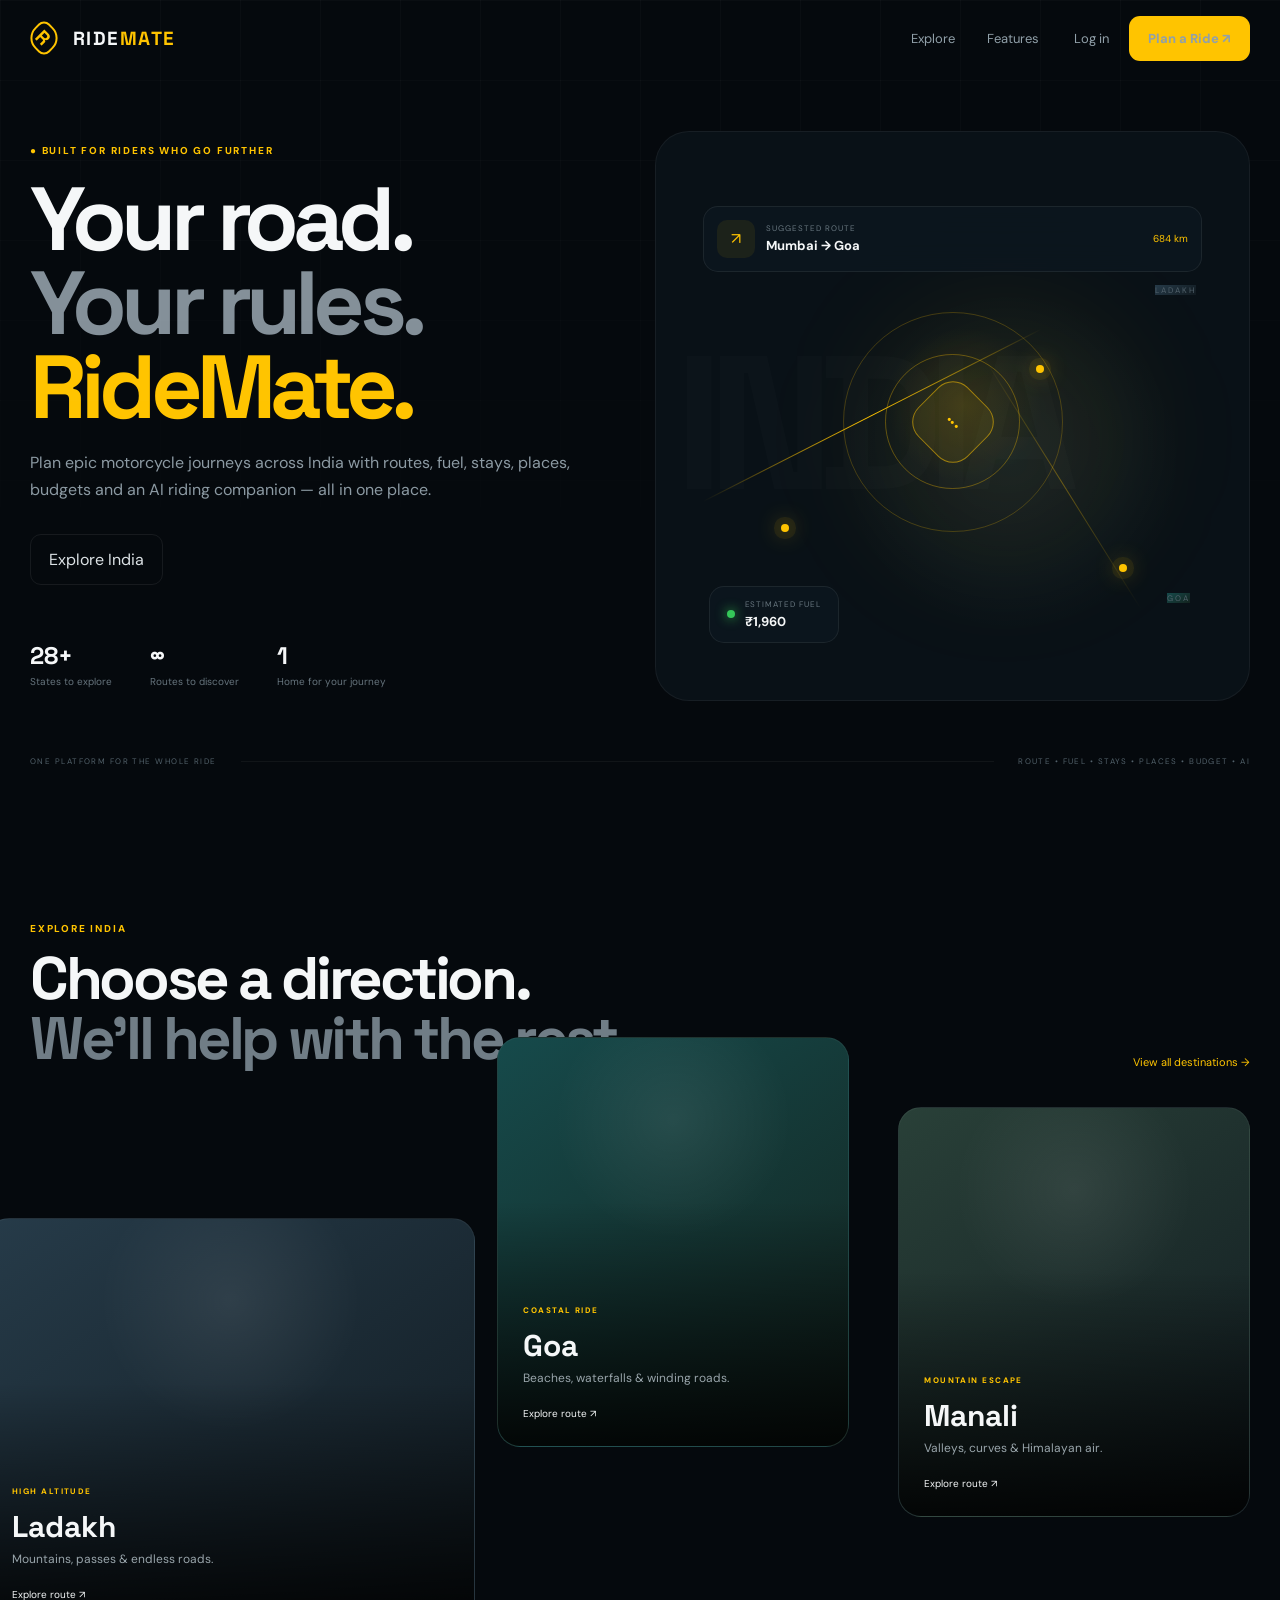
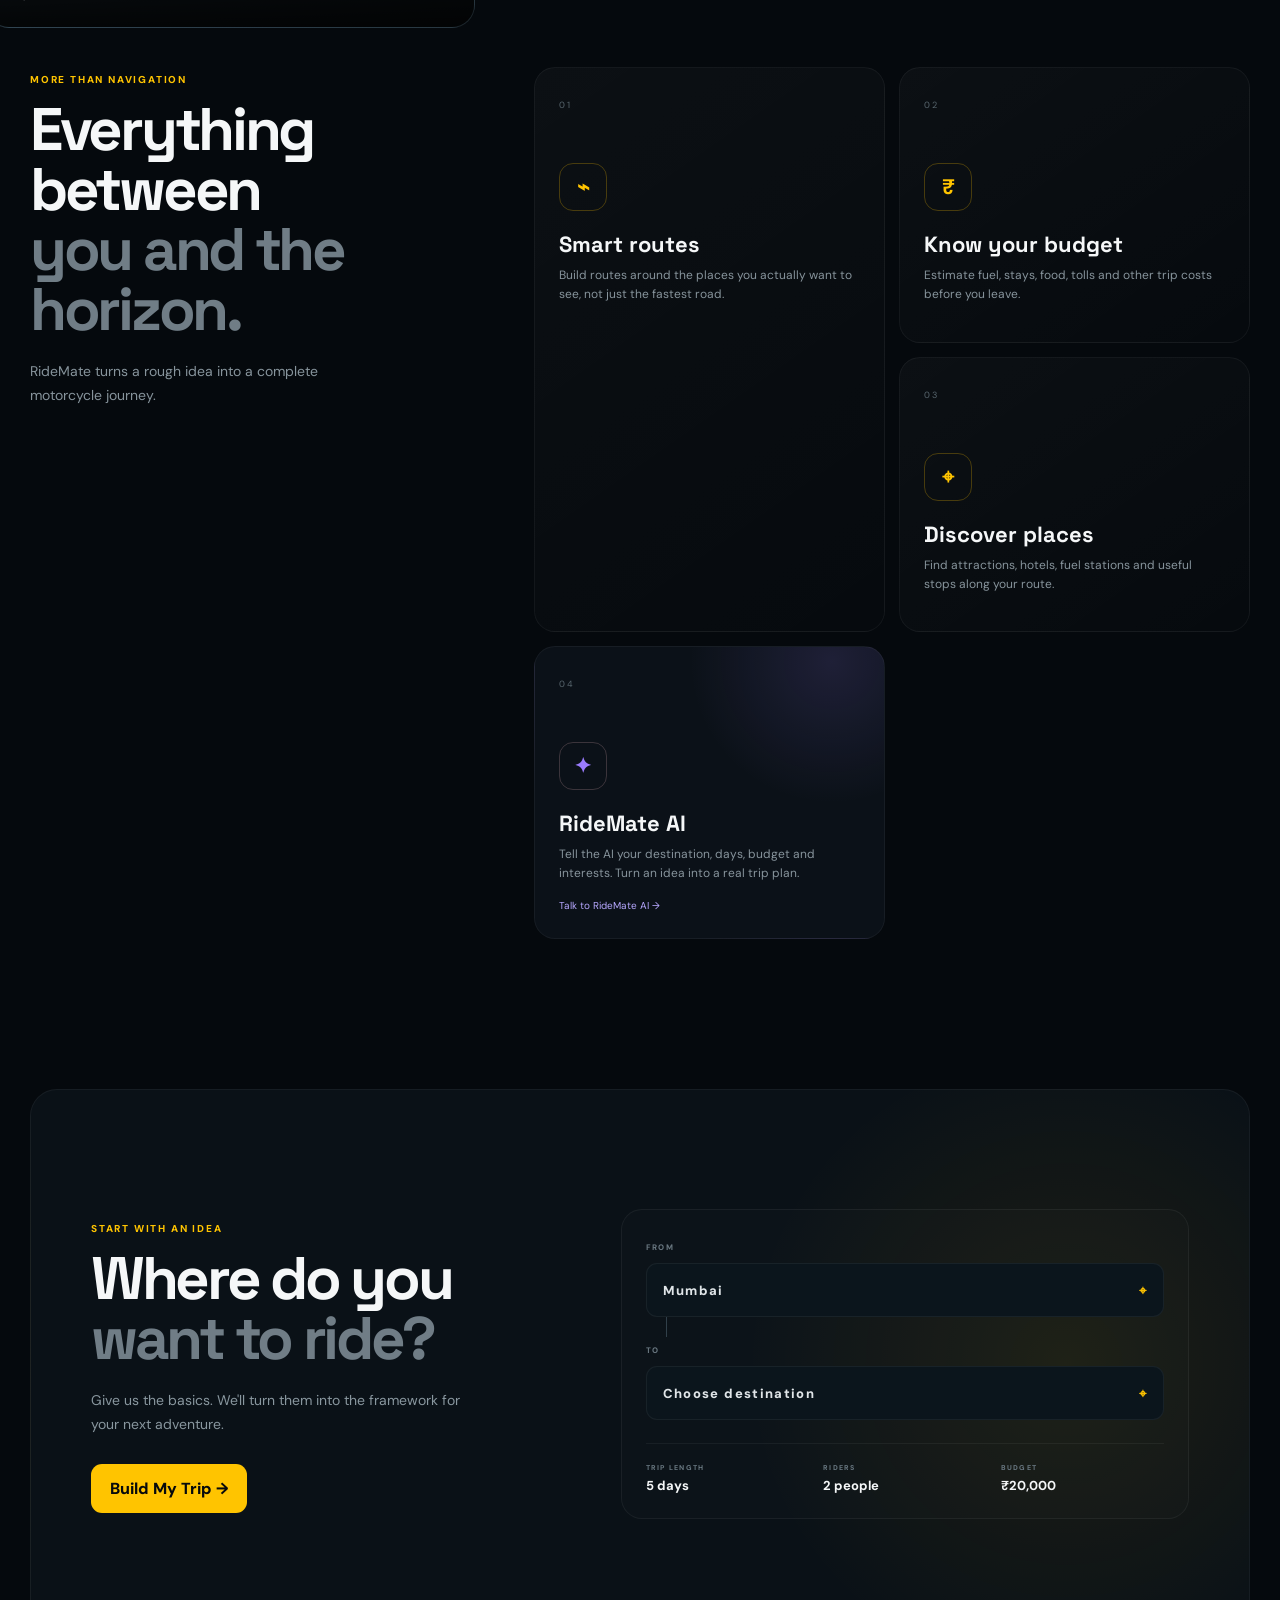
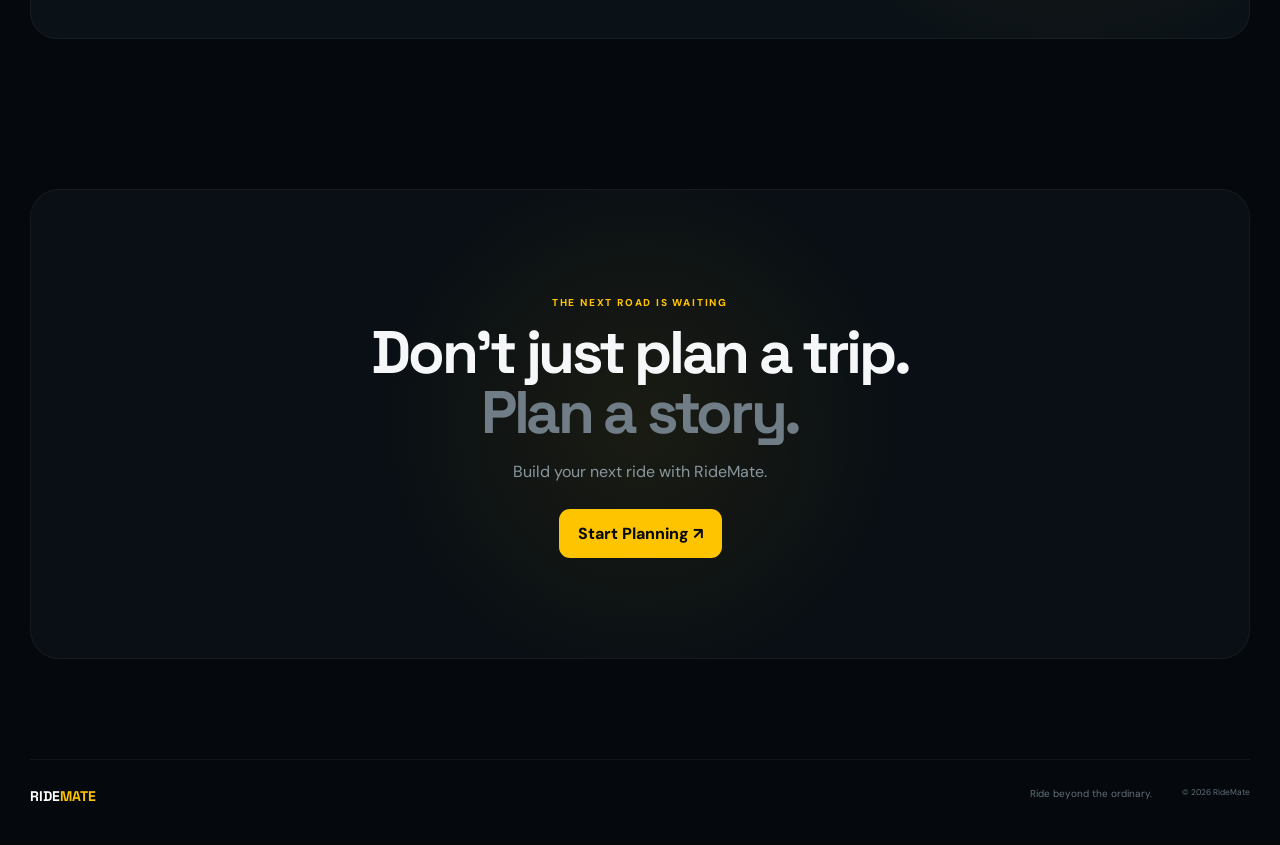
<file: fronend files/index.html>
<!doctype html>
<html lang="en">

<head>

    <meta charset="UTF-8">

    <meta
        name="viewport"
        content="width=device-width, initial-scale=1.0"
    >

    <title>RideMate — Ride Beyond Limits</title>

    <!-- Google Fonts -->
    <link
        rel="preconnect"
        href="https://fonts.googleapis.com"
    >

    <link
        rel="preconnect"
        href="https://fonts.googleapis.com"
        crossorigin
    >

    <link
        href="https://fonts.googleapis.com/css2?family=DM+Sans:wght@400;500;600;700&family=Space+Grotesk:wght@500;600;700&display=swap"
        rel="stylesheet"
    >

    <!-- Main CSS -->
    <link
        rel="stylesheet"
        href="css/style.css"
    >

</head>


<body>


<!-- =========================================================
     NAVBAR
========================================================= -->

<header class="nav">

    <!-- LOGO -->
    <a
        class="logo"
        href="index.html"
    >
        <b>R</b>
        RIDE<span>MATE</span>
    </a>


    <!-- NAVIGATION -->
    <nav>

        <!-- Public section -->
        <a href="#explore">
            Explore
        </a>

        <a href="#features">
            Features
        </a>

        <!-- Protected -->
</nav>


    <!-- RIGHT SIDE -->
    <div class="nav-right">

        <!-- Login is always available -->
        <a href="login.html">
            Log in
        </a>

        <!-- Protected -->
        <a
            class="small-btn"
            href="login.html?required=1"
            data-protected="true"
        >
            Plan a Ride ↗
        </a>

    </div>


    <!-- MOBILE MENU -->
    <button
        class="menu"
        aria-label="Menu"
        type="button"
    >
        ☰
    </button>

</header>



<!-- =========================================================
     MAIN
========================================================= -->

<main>


<!-- =========================================================
     HERO
========================================================= -->

<section class="hero">

    <div class="hero-copy">

        <div class="eyebrow">
            ● BUILT FOR RIDERS WHO GO FURTHER
        </div>


        <h1>
            Your road.<br>
            <span>Your rules.</span><br>
            <em>RideMate.</em>
        </h1>


        <p>
            Plan epic motorcycle journeys across India
            with routes, fuel, stays, places, budgets
            and an AI riding companion — all in one place.
        </p>


        <div class="actions">

            <!-- PUBLIC SECTION -->
            <a
                class="secondary"
                href="#explore"
            >
                Explore India
            </a>

        </div>


        <div class="stats">

            <div>
                <b>28+</b>
                <small>States to explore</small>
            </div>

            <div>
                <b>∞</b>
                <small>Routes to discover</small>
            </div>

            <div>
                <b>1</b>
                <small>Home for your journey</small>
            </div>

        </div>

    </div>



    <!-- =====================================================
         HERO VISUAL
    ===================================================== -->

    <div class="visual">

        <div class="india">
            INDIA
        </div>

        <div class="glow"></div>

        <div class="route r1"></div>

        <div class="route r2"></div>

        <i class="dot d1"></i>

        <i class="dot d2"></i>

        <i class="dot d3"></i>


        <div class="route-card">

            <div class="route-icon">
                ↗
            </div>

            <div>

                <small>
                    SUGGESTED ROUTE
                </small>

                <b>
                    Mumbai → Goa
                </b>

            </div>

            <span>
                684 km
            </span>

        </div>


        <div class="orb">

            <div class="orb2">

                <div class="route-symbol">
                    ···
                </div>

            </div>

        </div>


        <div class="fuel">

            <i></i>

            <div>

                <small>
                    ESTIMATED FUEL
                </small>

                <b>
                    ₹1,960
                </b>

            </div>

        </div>


        <label class="ladakh">
            LADAKH
        </label>

        <label class="goa">
            GOA
        </label>

    </div>

</section>



<!-- =========================================================
     TICKER
========================================================= -->

<div class="ticker">

    <span>
        ONE PLATFORM FOR THE WHOLE RIDE
    </span>

    <i></i>

    <span>
        ROUTE • FUEL • STAYS • PLACES • BUDGET • AI
    </span>

</div>



<!-- =========================================================
     EXPLORE
========================================================= -->

<section
    class="section"
    id="explore"
>

    <div class="heading">

        <div>

            <small>
                EXPLORE INDIA
            </small>

            <h2>
                Choose a direction.<br>
                <span>
                    We'll help with the rest.
                </span>
            </h2>

        </div>


        <a href="explore.html">
            View all destinations →
        </a>

    </div>


    <div class="destinations">


        <article class="destination ladakh">

            <div>

                <small>
                    HIGH ALTITUDE
                </small>

                <h3>
                    Ladakh
                </h3>

                <p>
                    Mountains, passes & endless roads.
                </p>

                <!-- PROTECTED -->
                <a
                    href="login.html?required=1"
                    data-protected="true"
                >
                    Explore route ↗
                </a>

            </div>

        </article>



        <article class="destination goa">

            <div>

                <small>
                    COASTAL RIDE
                </small>

                <h3>
                    Goa
                </h3>

                <p>
                    Beaches, waterfalls & winding roads.
                </p>

                <!-- PROTECTED -->
                <a
                    href="login.html?required=1"
                    data-protected="true"
                >
                    Explore route ↗
                </a>

            </div>

        </article>



        <article class="destination manali">

            <div>

                <small>
                    MOUNTAIN ESCAPE
                </small>

                <h3>
                    Manali
                </h3>

                <p>
                    Valleys, curves & Himalayan air.
                </p>

                <!-- PROTECTED -->
                <a
                    href="login.html?required=1"
                    data-protected="true"
                >
                    Explore route ↗
                </a>

            </div>

        </article>

    </div>

</section>



<!-- =========================================================
     FEATURES
========================================================= -->

<section
    class="section features"
    id="features"
>

    <div class="feature-intro">

        <small>
            MORE THAN NAVIGATION
        </small>

        <h2>
            Everything between<br>
            <span>
                you and the horizon.
            </span>
        </h2>

        <p>
            RideMate turns a rough idea into a complete
            motorcycle journey.
        </p>

    </div>



    <div class="feature-grid">


        <article class="feature tall">

            <em>
                01
            </em>

            <b>
                ⌁
            </b>

            <h3>
                Smart routes
            </h3>

            <p>
                Build routes around the places you actually
                want to see, not just the fastest road.
            </p>

        </article>



        <article class="feature">

            <em>
                02
            </em>

            <b>
                ₹
            </b>

            <h3>
                Know your budget
            </h3>

            <p>
                Estimate fuel, stays, food, tolls and
                other trip costs before you leave.
            </p>

        </article>



        <article class="feature">

            <em>
                03
            </em>

            <b>
                ⌖
            </b>

            <h3>
                Discover places
            </h3>

            <p>
                Find attractions, hotels, fuel stations
                and useful stops along your route.
            </p>

        </article>



        <article
            class="feature ai"
            id="ai"
        >

            <em>
                04
            </em>

            <b>
                ✦
            </b>

            <h3>
                RideMate AI
            </h3>

            <p>
                Tell the AI your destination, days,
                budget and interests. Turn an idea
                into a real trip plan.
            </p>

            <!-- PROTECTED -->
            <a
                href="ai.html"
                data-protected="true"
            >
                Talk to RideMate AI →
            </a>

        </article>

    </div>

</section>



<!-- =========================================================
     PLANNER PREVIEW
========================================================= -->

<section class="section planner">

    <div class="planner-panel">


        <div>

            <small>
                START WITH AN IDEA
            </small>

            <h2>
                Where do you<br>
                <span>
                    want to ride?
                </span>
            </h2>

            <p>
                Give us the basics. We'll turn them into
                the framework for your next adventure.
            </p>

            <!-- PROTECTED -->
            <a
                class="primary"
                href="login.html?required=1"
                data-protected="true"
            >
                Build My Trip →
            </a>

        </div>



        <div class="quick">

            <label>

                FROM

                <div>
                    Mumbai
                    <span>
                        ⌖
                    </span>
                </div>

            </label>


            <hr>


            <label>

                TO

                <div>
                    Choose destination
                    <span>
                        ⌖
                    </span>
                </div>

            </label>


            <section>

                <div>

                    <small>
                        TRIP LENGTH
                    </small>

                    <b>
                        5 days
                    </b>

                </div>


                <div>

                    <small>
                        RIDERS
                    </small>

                    <b>
                        2 people
                    </b>

                </div>


                <div>

                    <small>
                        BUDGET
                    </small>

                    <b>
                        ₹20,000
                    </b>

                </div>

            </section>

        </div>

    </div>

</section>



<!-- =========================================================
     FINAL CTA
========================================================= -->

<section class="cta">

    <small>
        THE NEXT ROAD IS WAITING
    </small>

    <h2>
        Don't just plan a trip.<br>
        <span>
            Plan a story.
        </span>
    </h2>

    <p>
        Build your next ride with RideMate.
    </p>

    <!-- PROTECTED -->
    <a
        class="primary"
        href="login.html?required=1"
        data-protected="true"
    >
        Start Planning ↗
    </a>

</section>

</main>



<!-- =========================================================
     FOOTER
========================================================= -->

<footer>

    <b>
        RIDE<span>MATE</span>
    </b>

    <p>
        Ride beyond the ordinary.
    </p>

    <small>
        © 2026 RideMate
    </small>

</footer>



<!-- =========================================================
     JAVASCRIPT
========================================================= -->

<!-- AUTH MUST LOAD FIRST -->
<script src="js/auth.js"></script>

<!-- GENERAL APP JS -->
<script src="js/app.js"></script>


<!-- =========================================================
     INDEX PAGE PROTECTION
     
     This guarantees protected links work even if
     app.js changes later.
========================================================= -->

<script>

document.addEventListener("DOMContentLoaded", function () {

    const protectedLinks =
        document.querySelectorAll(
            'a[data-protected="true"]'
        );


    protectedLinks.forEach(function (link) {

        link.addEventListener("click", function (event) {

            const token =
                localStorage.getItem(
                    "rideMateToken"
                );


            const loggedIn =
                localStorage.getItem(
                    "rideMateLoggedIn"
                ) === "true";


            /*
             * If user is NOT logged in,
             * stop the normal planner/AI navigation.
             */

            if (!token || !loggedIn) {

                event.preventDefault();


                /*
                 * Remember where the user
                 * wanted to go.
                 */

                sessionStorage.setItem(
                    "rideMateAfterLogin",
                    "planner.html"
                );


                /*
                 * Send user to login.
                 */

                window.location.href =
                    "login.html?required=1";

                return;

            }

            /*
             * Logged-in users continue normally.
             */

        });

    });

});

</script>


</body>

</html>
</file>
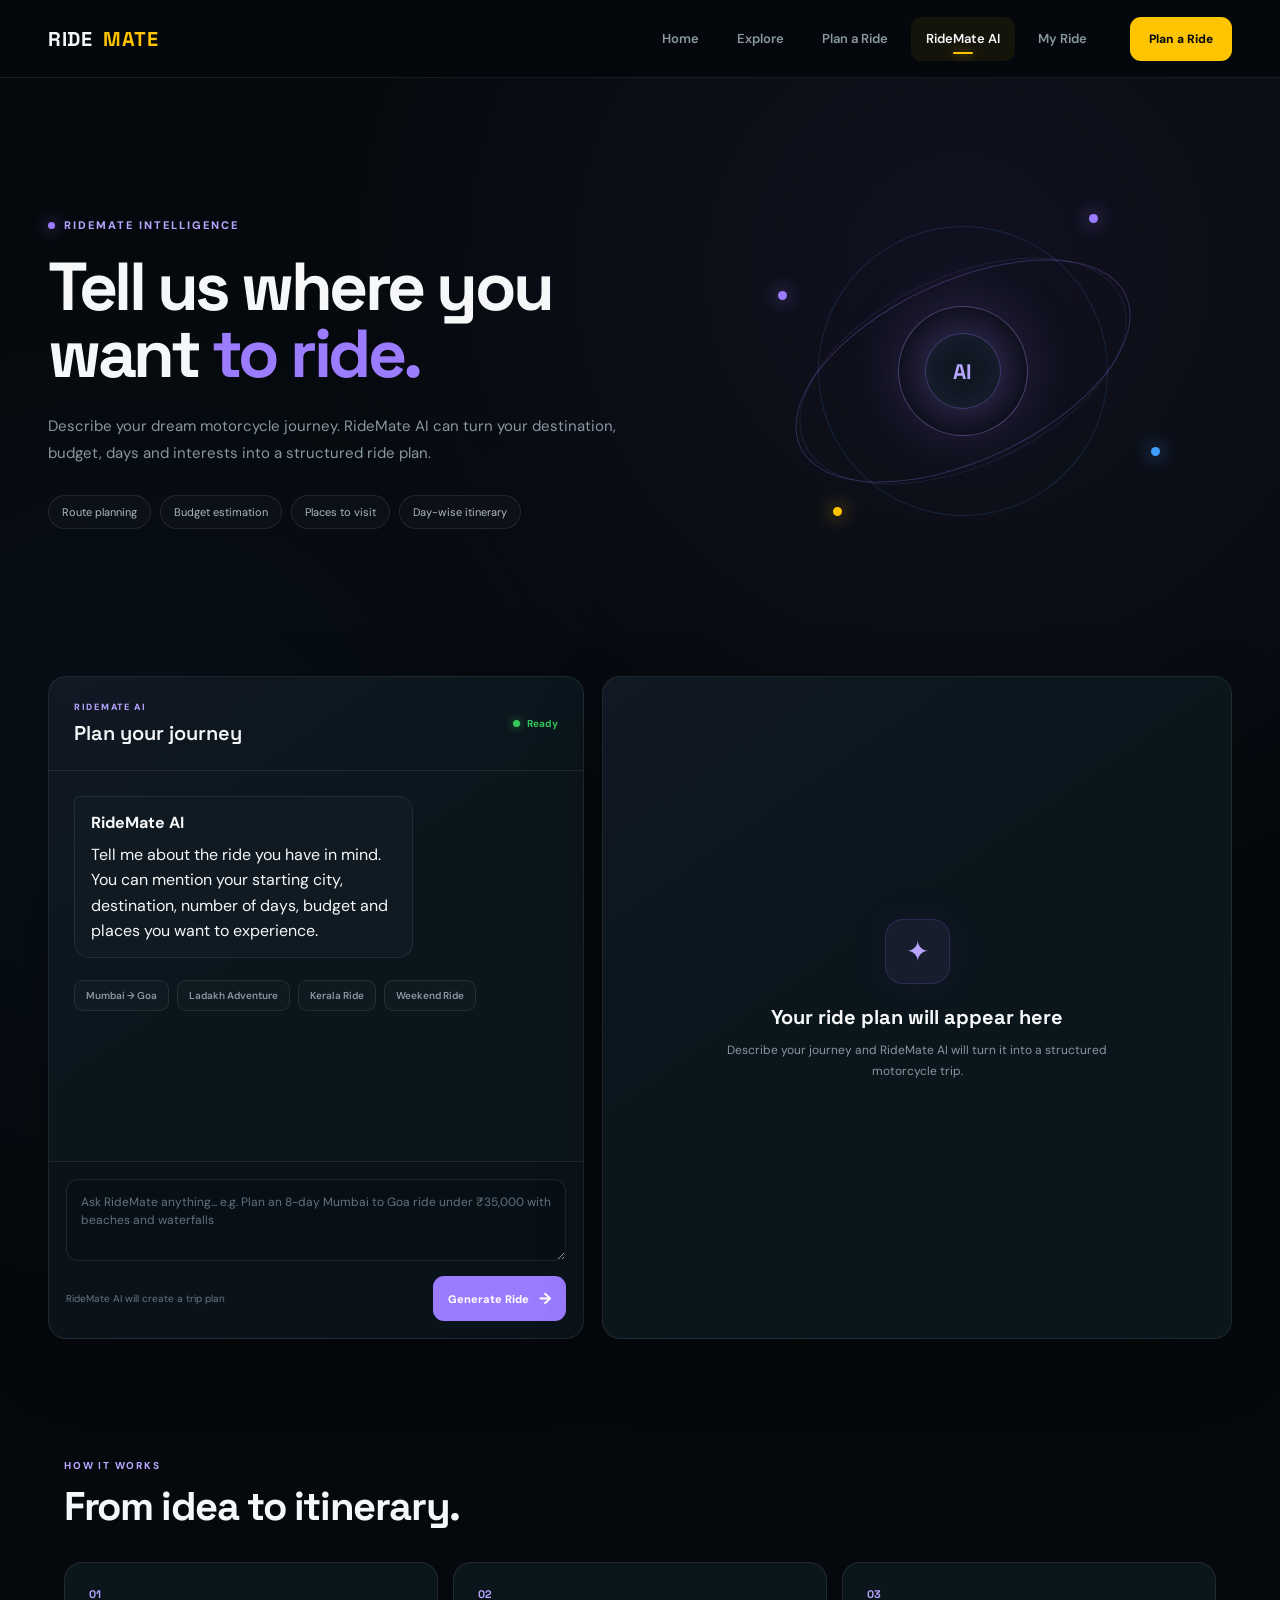
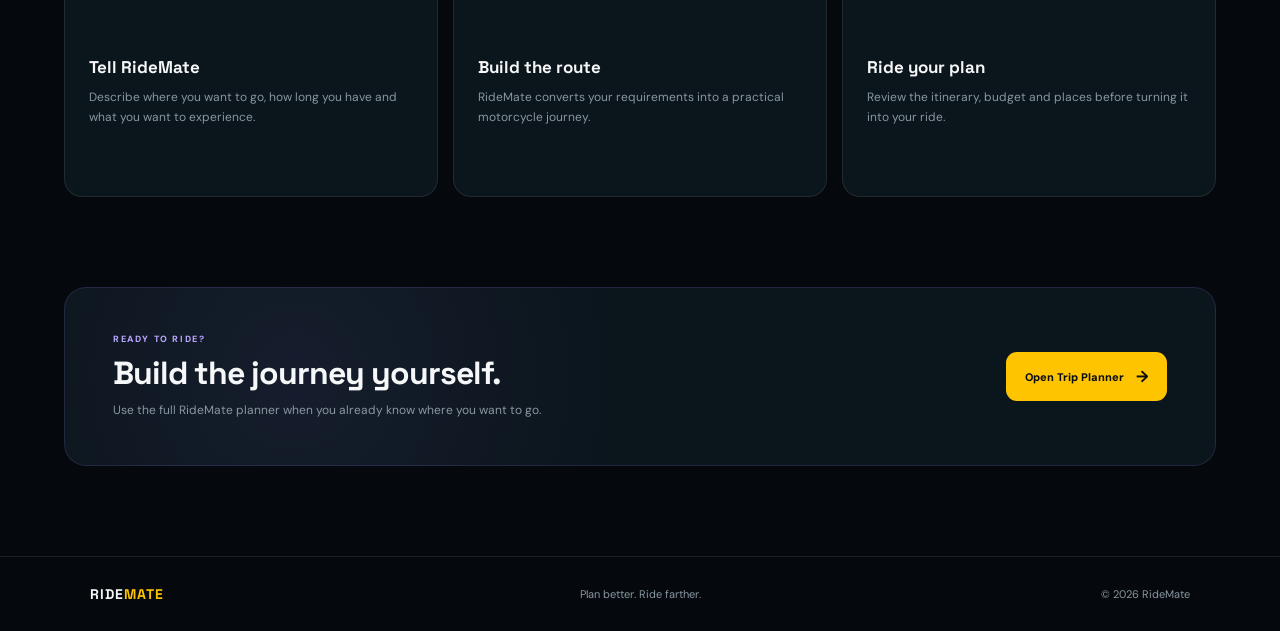
<file: fronend files/ai.html>
<!DOCTYPE html>
<html lang="en">

<head>

    <meta charset="UTF-8">

    <meta
        name="viewport"
        content="width=device-width, initial-scale=1.0"
    >

    <title>RideMate AI — Your Ride Planner</title>

    <!-- Google Fonts -->

    <link rel="preconnect" href="https://fonts.googleapis.com">

    <link
        rel="preconnect"
        href="https://fonts.gstatic.com"
        crossorigin
    >

    <link
        href="https://fonts.googleapis.com/css2?family=DM+Sans:wght@400;500;600;700&family=Space+Grotesk:wght@400;500;600;700&display=swap"
        rel="stylesheet"
    >

    <!-- AI CSS -->

    <link
        rel="stylesheet"
        href="./css/ai.css?v=1"
    >

</head>


<body>

<div class="ai-page">


    <!-- =====================================================
         NAVBAR
         ===================================================== -->

    <header class="ai-nav">

        <a
            href="index.html"
            class="ai-logo"
        >
            RIDE<span>MATE</span>
        </a>


        <nav class="ai-nav-links">

            <a href="index.html">
                Home
            </a>

            <a href="explore.html">
                Explore
            </a>

            <a href="planner.html">
                Plan a Ride
            </a>

            <a
                href="ai.html"
                class="active"
            >
                RideMate AI
            </a>

            <a href="trip.html">
                My Ride
            </a>

        </nav>


        <a
            href="planner.html"
            class="ai-plan-btn"
        >
            Plan a Ride
        </a>

    </header>



    <!-- =====================================================
         MAIN
         ===================================================== -->

    <main class="ai-main">


        <!-- =================================================
             HERO
             ================================================= -->

        <section class="ai-hero">

            <div class="ai-hero-content">

                <div class="ai-eyebrow">
                    RIDEMATE INTELLIGENCE
                </div>


                <h1>
                    Tell us where you want
                    <span>to ride.</span>
                </h1>


                <p>
                    Describe your dream motorcycle journey.
                    RideMate AI can turn your destination,
                    budget, days and interests into a structured
                    ride plan.
                </p>


                <div class="ai-capabilities">

                    <span>
                        Route planning
                    </span>

                    <span>
                        Budget estimation
                    </span>

                    <span>
                        Places to visit
                    </span>

                    <span>
                        Day-wise itinerary
                    </span>

                </div>

            </div>


            <!-- AI VISUAL -->

            <div class="ai-visual">

                <div class="ai-orbit orbit-one"></div>

                <div class="ai-orbit orbit-two"></div>

                <div class="ai-orbit orbit-three"></div>


                <div class="ai-core">

                    <div class="ai-core-inner">
                        AI
                    </div>

                </div>


                <span class="ai-node node-one"></span>
                <span class="ai-node node-two"></span>
                <span class="ai-node node-three"></span>
                <span class="ai-node node-four"></span>

            </div>

        </section>



        <!-- =================================================
             AI WORKSPACE
             ================================================= -->

        <section class="ai-workspace">


            <!-- =================================================
                 CHAT / INPUT AREA
                 ================================================= -->

            <div class="ai-chat-panel">


                <div class="panel-header">

                    <div>

                        <span class="panel-kicker">
                            RIDEMATE AI
                        </span>

                        <h2>
                            Plan your journey
                        </h2>

                    </div>


                    <div class="ai-status">

                        <span></span>

                        Ready

                    </div>

                </div>



                <!-- CHAT MESSAGES -->

                <div
                    id="chatMessages"
                    class="chat-messages"
                >


                    <!-- INITIAL AI MESSAGE -->

                    <div class="chat-message ai">

                        <div class="chat-message-content">

                            <strong>RideMate AI</strong>

                            <div style="margin-top:6px;">
                                Tell me about the ride you have in mind.
                                You can mention your starting city,
                                destination, number of days, budget and
                                places you want to experience.
                            </div>

                        </div>

                    </div>


                    <!-- QUICK PROMPTS -->

                    <div class="quick-prompts">

                        <button
                            type="button"
                            class="quick-prompt"
                            data-prompt="Plan a 5 day motorcycle trip from Mumbai to Goa under ₹20,000 with beaches and waterfalls."
                        >
                            Mumbai → Goa
                        </button>


                        <button
                            type="button"
                            class="quick-prompt"
                            data-prompt="Plan a 7 day Ladakh motorcycle trip with mountains, viewpoints and adventure places."
                        >
                            Ladakh Adventure
                        </button>


                        <button
                            type="button"
                            class="quick-prompt"
                            data-prompt="Plan a 4 day Kerala motorcycle trip with beaches, food and scenic roads."
                        >
                            Kerala Ride
                        </button>


                        <button
                            type="button"
                            class="quick-prompt"
                            data-prompt="Plan a budget friendly 3 day motorcycle trip from Mumbai."
                        >
                            Weekend Ride
                        </button>

                    </div>

                </div>



                <!-- INPUT -->

                <div class="ai-input-area">

                    <textarea
                        id="aiInput"
                        rows="3"
                        placeholder="Ask RideMate anything... e.g. Plan an 8-day Mumbai to Goa ride under ₹35,000 with beaches and waterfalls"
                    ></textarea>


                    <div class="input-bottom">

                        <span class="input-hint">
                            RideMate AI will create a trip plan
                        </span>


                        <button
                            id="sendAiButton"
                            type="button"
                            class="send-ai-btn"
                        >

                            Generate Ride

                            <span>
                                →
                            </span>

                        </button>

                    </div>

                </div>

            </div>



            <!-- =================================================
                 GENERATED PLAN
                 ================================================= -->

            <div
                id="aiResult"
                class="ai-result-panel"
            >


                <div class="result-empty">

                    <div class="empty-icon">
                        ✦
                    </div>


                    <h3>
                        Your ride plan will appear here
                    </h3>


                    <p>
                        Describe your journey and RideMate AI
                        will turn it into a structured motorcycle
                        trip.
                    </p>

                </div>


            </div>

        </section>



        <!-- =================================================
             HOW IT WORKS
             ================================================= -->

        <section class="ai-how-section">


            <div class="section-title">

                <span>
                    HOW IT WORKS
                </span>

                <h2>
                    From idea to itinerary.
                </h2>

            </div>


            <div class="how-grid">


                <div class="how-card">

                    <div class="how-number">
                        01
                    </div>

                    <h3>
                        Tell RideMate
                    </h3>

                    <p>
                        Describe where you want to go,
                        how long you have and what you
                        want to experience.
                    </p>

                </div>


                <div class="how-card">

                    <div class="how-number">
                        02
                    </div>

                    <h3>
                        Build the route
                    </h3>

                    <p>
                        RideMate converts your requirements
                        into a practical motorcycle journey.
                    </p>

                </div>


                <div class="how-card">

                    <div class="how-number">
                        03
                    </div>

                    <h3>
                        Ride your plan
                    </h3>

                    <p>
                        Review the itinerary, budget and
                        places before turning it into your ride.
                    </p>

                </div>

            </div>

        </section>



        <!-- =================================================
             CTA
             ================================================= -->

        <section class="ai-bottom-cta">

            <div>

                <span>
                    READY TO RIDE?
                </span>

                <h2>
                    Build the journey yourself.
                </h2>

                <p>
                    Use the full RideMate planner when you
                    already know where you want to go.
                </p>

            </div>


            <a
                href="planner.html"
                class="ai-cta-btn"
            >
                Open Trip Planner
                <strong>→</strong>
            </a>

        </section>

    </main>



    <!-- =====================================================
         FOOTER
         ===================================================== -->

    <footer class="ai-footer">

        <div class="footer-logo">
            RIDE<span>MATE</span>
        </div>


        <p>
            Plan better. Ride farther.
        </p>


        <span>
            © 2026 RideMate
        </span>

    </footer>


</div>


<!-- =====================================================
     JAVASCRIPT
     ===================================================== -->

<script src="./js/ai.js?v=2"></script>
<script src="./js/app.js"></script>
</body>

</html>
</file>
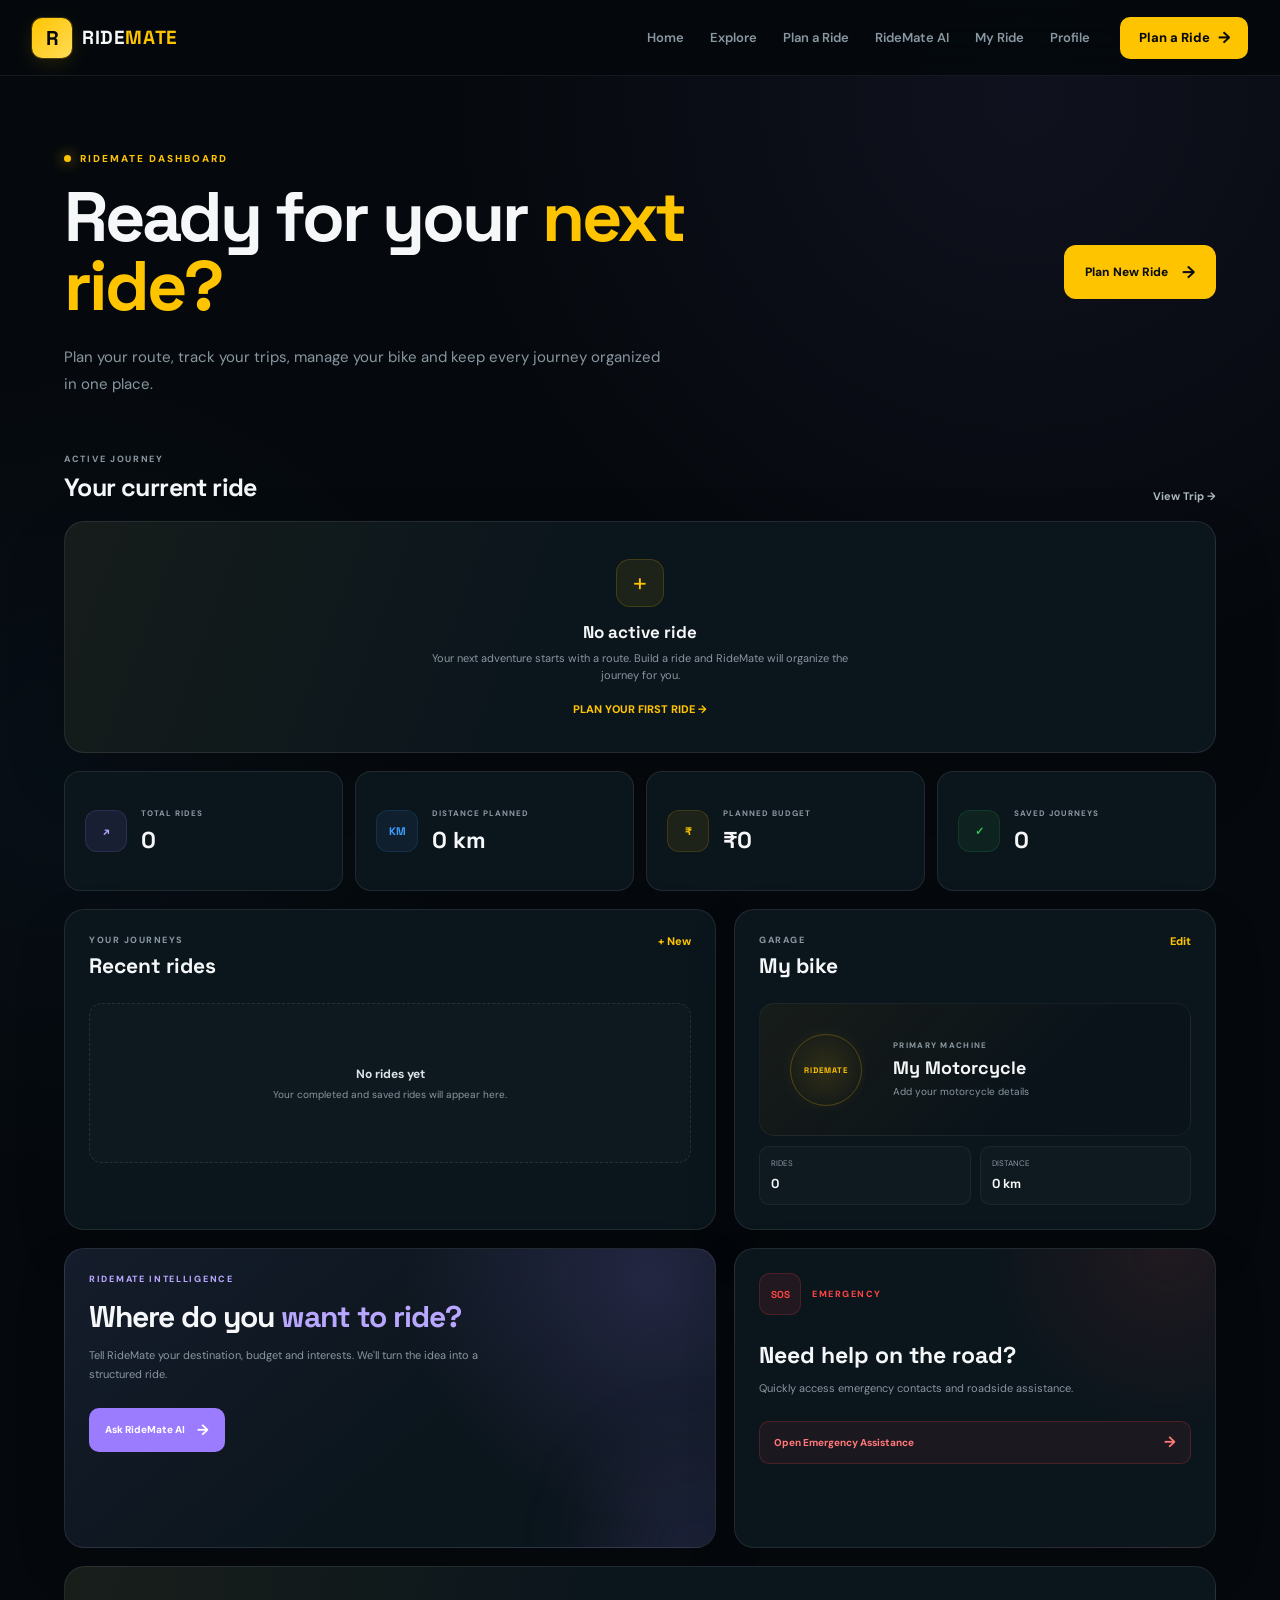
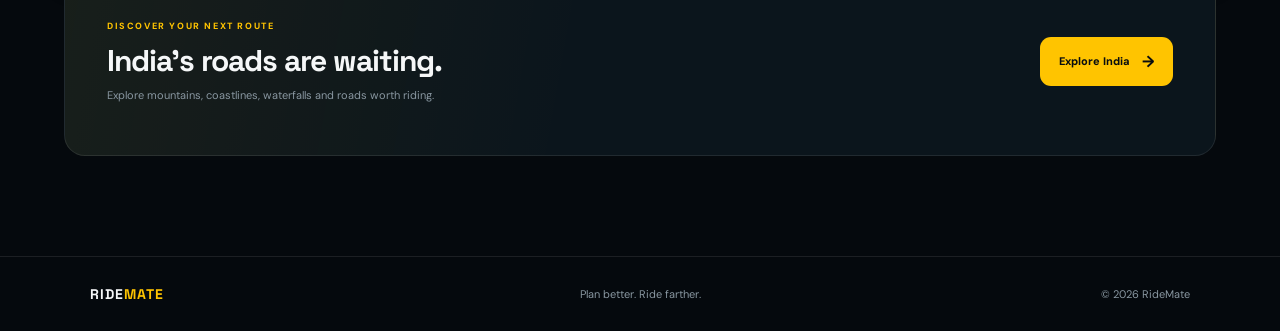
<file: fronend files/dashboard.html>
<!DOCTYPE html>
<html lang="en">

<head>

    <meta charset="UTF-8">

    <meta
        name="viewport"
        content="width=device-width, initial-scale=1.0"
    >

    <title>RideMate — Dashboard</title>

    <!-- Google Fonts -->
    <link rel="preconnect" href="https://fonts.googleapis.com">

    <link
        rel="preconnect"
        href="https://fonts.gstatic.com"
        crossorigin
    >

    <link
        href="https://fonts.googleapis.com/css2?family=DM+Sans:wght@400;500;600;700&family=Space+Grotesk:wght@400;500;600;700&display=swap"
        rel="stylesheet"
    >

    <!-- Global Navbar -->
    <link
        rel="stylesheet"
        href="./css/navbar.css"
    >

    <!-- Dashboard CSS -->
    <link
        rel="stylesheet"
        href="./css/dashboard.css?v=1"
    >

</head>


<body>

<div class="dashboard-page">


    <!-- =====================================================
         GLOBAL NAVBAR
         ===================================================== -->

    <header class="site-nav">

        <!-- Logo -->
        <a
            href="dashboard.html"
            class="site-logo"
        >

            <span class="site-logo-mark">
                R
            </span>

            <span class="site-logo-text">
                RIDE<span>MATE</span>
            </span>

        </a>


        <!-- Navigation -->
        <nav class="site-nav-links">

            <a
                href="dashboard.html"
                data-nav="home"
            >
                Home
            </a>

            <a
                href="explore.html"
                data-nav="explore"
            >
                Explore
            </a>

            <a
                href="planner.html"
                data-nav="planner"
            >
                Plan a Ride
            </a>

            <a
                href="ai.html"
                data-nav="ai"
            >
                RideMate AI
            </a>

            <a
                href="trip.html"
                data-nav="trip"
            >
                My Ride
            </a>

            <a
                href="profile.html"
                data-nav="profile"
            >
                Profile
            </a>

        </nav>


        <!-- Main CTA -->
        <a
            href="planner.html"
            class="site-plan-button"
        >
            Plan a Ride
            <span>→</span>
        </a>


        <!-- Mobile Menu -->
        <button
            class="site-menu-button"
            id="siteMenuButton"
            type="button"
            aria-label="Open navigation menu"
        >

            <span></span>
            <span></span>
            <span></span>

        </button>

    </header>



    <!-- =====================================================
         MAIN
         ===================================================== -->

    <main class="dashboard-main">


        <!-- =================================================
             WELCOME
             ================================================= -->

        <section class="dashboard-welcome">

            <div>

                <span class="dashboard-eyebrow">
                    RIDEMATE DASHBOARD
                </span>

                <h1>
                    Ready for your
                    <span>next ride?</span>
                </h1>

                <p>
                    Plan your route, track your trips,
                    manage your bike and keep every
                    journey organized in one place.
                </p>

            </div>


            <a
                href="planner.html"
                class="welcome-action"
            >
                Plan New Ride
                <strong>→</strong>
            </a>

        </section>



        <!-- =================================================
             ACTIVE RIDE
             ================================================= -->

        <section class="active-ride-section">

            <div class="section-heading-row">

                <div>

                    <span>
                        ACTIVE JOURNEY
                    </span>

                    <h2>
                        Your current ride
                    </h2>

                </div>

                <a href="trip.html">
                    View Trip →
                </a>

            </div>


            <div
                id="activeRide"
                class="active-ride-card"
            >

                <div class="active-ride-empty">

                    <div class="empty-ride-icon">
                        +
                    </div>

                    <h3>
                        No active ride yet
                    </h3>

                    <p>
                        Create your first motorcycle
                        journey and it will appear here.
                    </p>

                    <a href="planner.html">
                        Create a Ride →
                    </a>

                </div>

            </div>

        </section>



        <!-- =================================================
             QUICK STATS
             ================================================= -->

        <section class="stats-grid">


            <div class="stat-card">

                <div class="stat-icon purple">
                    ↗
                </div>

                <div>

                    <span>
                        TOTAL RIDES
                    </span>

                    <strong id="totalRides">
                        0
                    </strong>

                </div>

            </div>


            <div class="stat-card">

                <div class="stat-icon blue">
                    KM
                </div>

                <div>

                    <span>
                        DISTANCE PLANNED
                    </span>

                    <strong id="totalDistance">
                        0 km
                    </strong>

                </div>

            </div>


            <div class="stat-card">

                <div class="stat-icon yellow">
                    ₹
                </div>

                <div>

                    <span>
                        PLANNED BUDGET
                    </span>

                    <strong id="totalBudget">
                        ₹0
                    </strong>

                </div>

            </div>


            <div class="stat-card">

                <div class="stat-icon green">
                    ✓
                </div>

                <div>

                    <span>
                        SAVED JOURNEYS
                    </span>

                    <strong id="savedTrips">
                        0
                    </strong>

                </div>

            </div>


        </section>



        <!-- =================================================
             DASHBOARD GRID
             ================================================= -->

        <section class="dashboard-grid">


            <!-- =================================================
                 RECENT RIDES
                 ================================================= -->

            <div class="dashboard-panel recent-rides">

                <div class="panel-heading">

                    <div>

                        <span>
                            YOUR JOURNEYS
                        </span>

                        <h2>
                            Recent rides
                        </h2>

                    </div>

                    <a href="planner.html">
                        + New
                    </a>

                </div>


                <div
                    id="recentTrips"
                    class="recent-trip-list"
                >

                    <div class="panel-empty">

                        <span>
                            No rides yet
                        </span>

                        <p>
                            Your planned journeys
                            will appear here.
                        </p>

                    </div>

                </div>

            </div>



            <!-- =================================================
                 BIKE
                 ================================================= -->

            <div class="dashboard-panel bike-panel">

                <div class="panel-heading">

                    <div>

                        <span>
                            GARAGE
                        </span>

                        <h2>
                            My bike
                        </h2>

                    </div>

                    <button
                        type="button"
                        id="editBike"
                    >
                        Edit
                    </button>

                </div>


                <div class="bike-display">

                    <div class="bike-graphic">

                        <div class="bike-circle">

                            <span>
                                RIDEMATE
                            </span>

                        </div>

                    </div>


                    <div class="bike-info">

                        <span>
                            PRIMARY MACHINE
                        </span>

                        <h3 id="bikeName">
                            Your Bike
                        </h3>

                        <p id="bikeDetails">
                            Add your motorcycle
                            details.
                        </p>

                    </div>

                </div>


                <div class="bike-stats">

                    <div>

                        <span>
                            RIDES
                        </span>

                        <strong id="bikeRides">
                            0
                        </strong>

                    </div>


                    <div>

                        <span>
                            DISTANCE
                        </span>

                        <strong id="bikeDistance">
                            0 km
                        </strong>

                    </div>

                </div>

            </div>



            <!-- =================================================
                 AI CARD
                 ================================================= -->

            <div class="dashboard-panel ai-dashboard-card">

                <div class="ai-card-glow"></div>

                <span class="ai-card-label">
                    RIDEMATE INTELLIGENCE
                </span>

                <h2>
                    Where do you
                    <span>want to ride?</span>
                </h2>

                <p>
                    Tell RideMate your destination,
                    budget and interests. We'll turn
                    the idea into a structured ride.
                </p>

                <a href="ai.html">
                    Ask RideMate AI
                    <strong>→</strong>
                </a>

            </div>



            <!-- =================================================
                 EMERGENCY
                 ================================================= -->

            <div class="dashboard-panel emergency-panel">

                <div class="emergency-top">

                    <div class="emergency-icon">
                        SOS
                    </div>

                    <span>
                        EMERGENCY
                    </span>

                </div>


                <h2>
                    Need help on the road?
                </h2>

                <p>
                    Quickly access emergency
                    contacts and roadside assistance.
                </p>


                <button
                    type="button"
                    id="emergencyButton"
                >
                    Open Emergency Assistance
                    <strong>→</strong>
                </button>

            </div>


        </section>



        <!-- =================================================
             EXPLORE CTA
             ================================================= -->

        <section class="dashboard-explore">

            <div>

                <span>
                    DISCOVER YOUR NEXT ROUTE
                </span>

                <h2>
                    India's roads are waiting.
                </h2>

                <p>
                    Explore mountains, coastlines,
                    waterfalls and roads worth riding.
                </p>

            </div>


            <a href="explore.html">
                Explore India
                <strong>→</strong>
            </a>

        </section>


    </main>



    <!-- =====================================================
         FOOTER
         ===================================================== -->

    <footer class="dashboard-footer">

        <div class="footer-logo">
            RIDE<span>MATE</span>
        </div>

        <p>
            Plan better. Ride farther.
        </p>

        <span>
            © 2026 RideMate
        </span>

    </footer>


</div>


<!-- =====================================================
     JAVASCRIPT
     ===================================================== -->

<script src="./js/dashboard.js?v=1"></script>

<script
    src="./js/app.js"
></script>


</body>

</html>
</file>
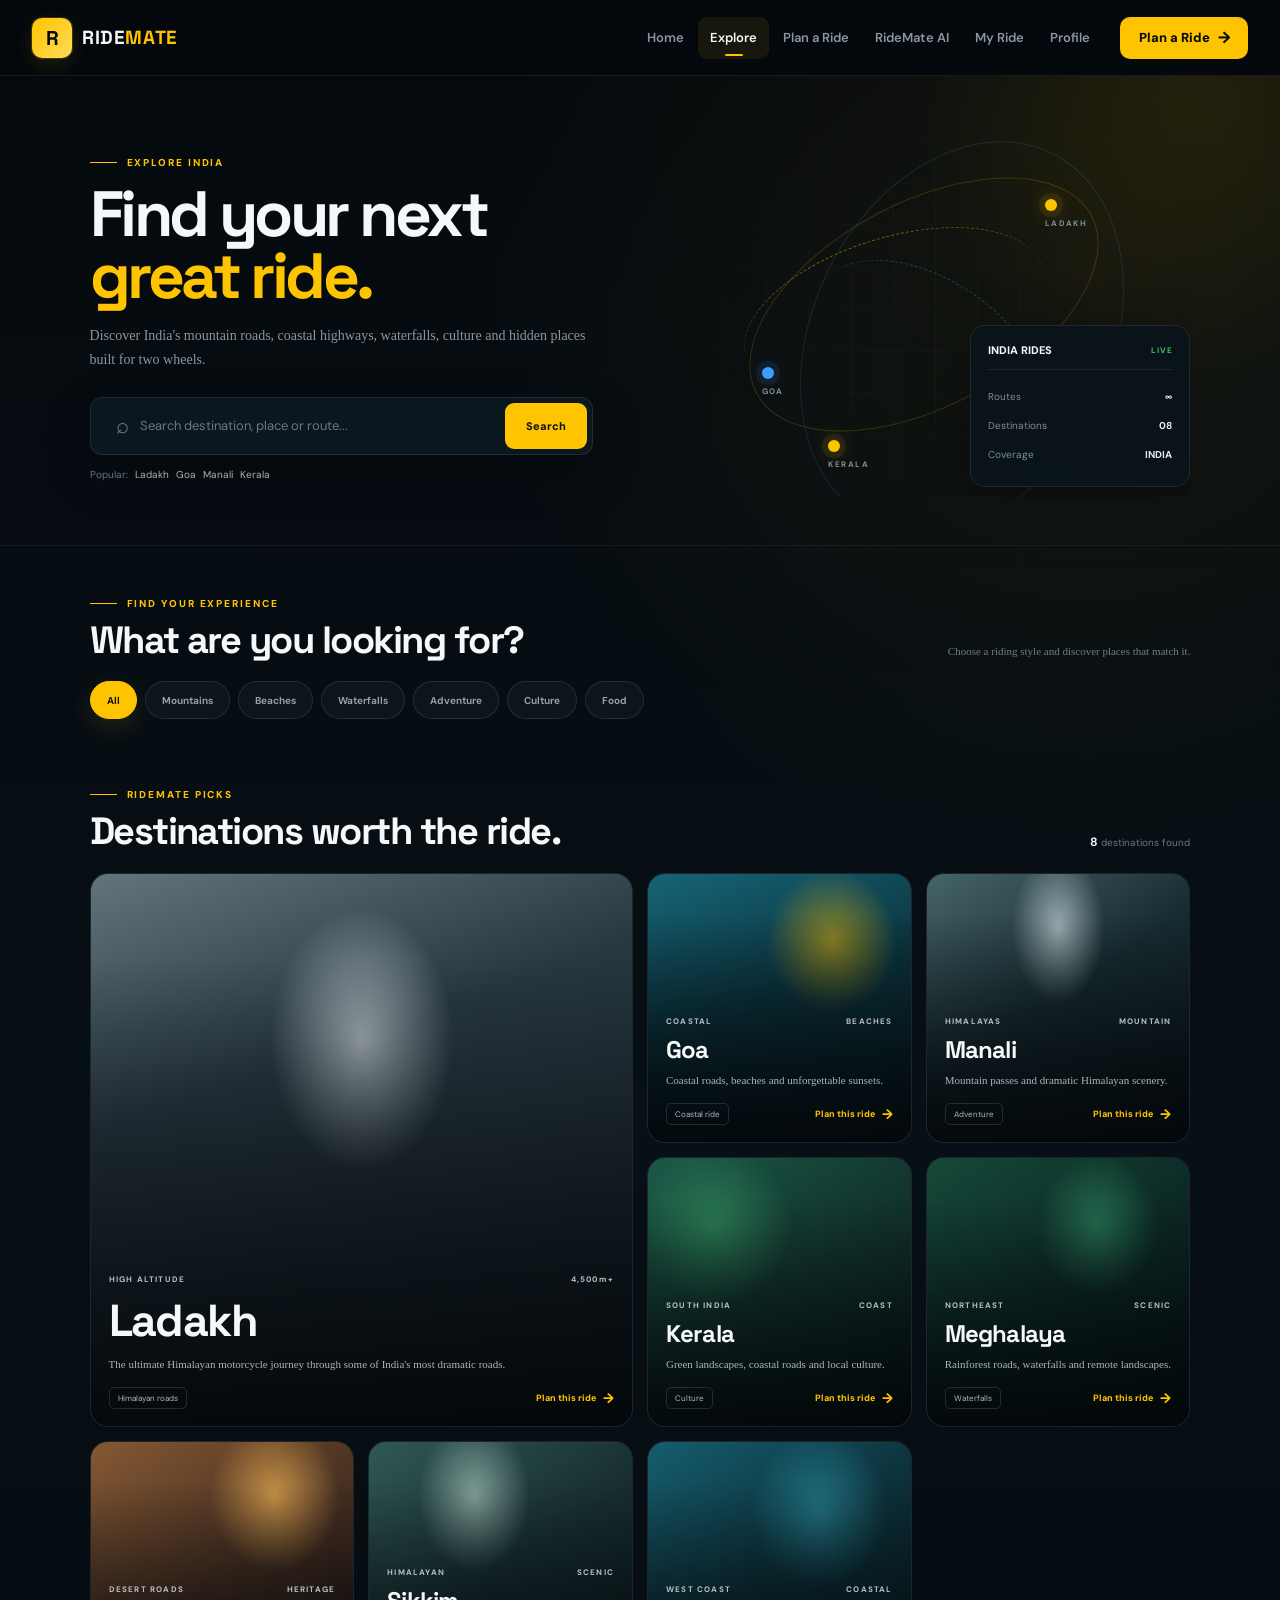
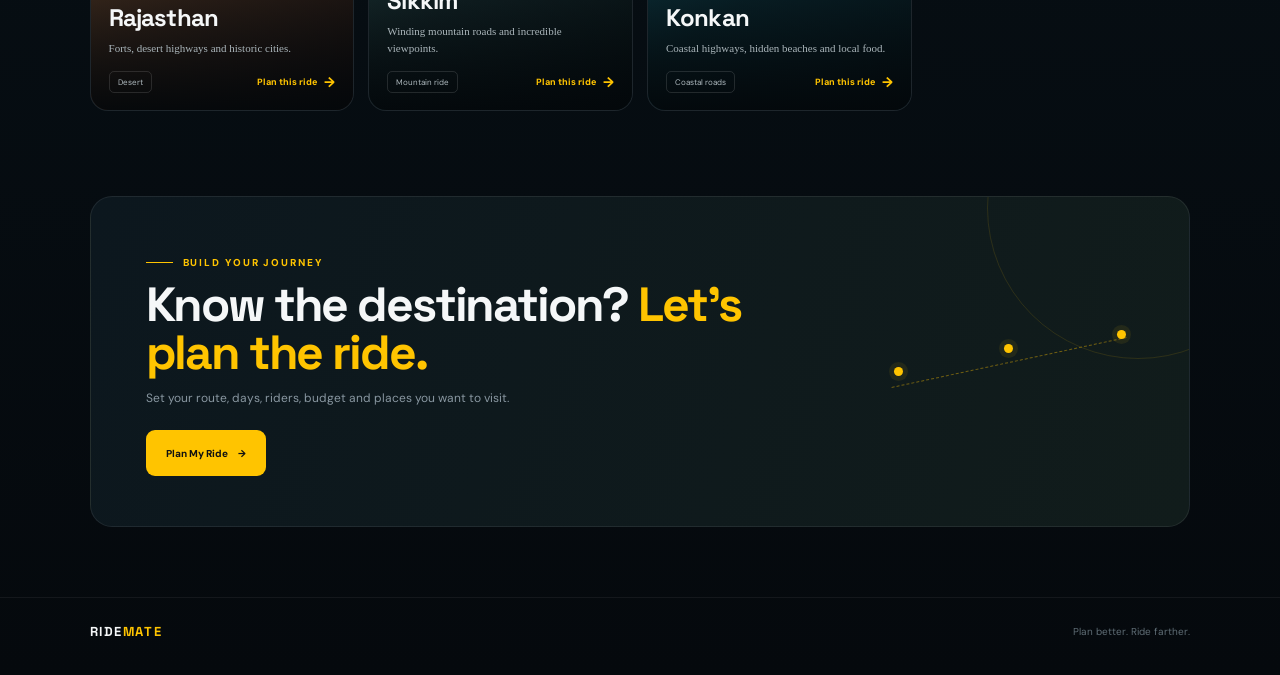
<file: fronend files/explore.html>
<!DOCTYPE html>
<html lang="en">

<head>

    <meta charset="UTF-8">

    <meta name="viewport"
          content="width=device-width, initial-scale=1.0">

    <title>Explore India — RideMate</title>

    <!-- Fonts -->
    <link rel="preconnect" href="https://fonts.googleapis.com">
    <link rel="preconnect"
          href="https://fonts.gstatic.com"
          crossorigin>

    <link
        href="https://fonts.googleapis.com/css2?family=DM+Sans:wght@400;500;600;700&family=Space+Grotesk:wght@400;500;600;700&display=swap"
        rel="stylesheet">

    <!-- Global Navbar -->
    <link rel="stylesheet" href="./css/navbar.css">

    <!-- Explore -->
    <link rel="stylesheet" href="./css/explore.css?v=10">

</head>


<body>

<div class="explore-page">


    <!-- =====================================================
         NAVBAR
         ===================================================== -->

    <header class="site-nav">

        <a href="dashboard.html"
           class="site-logo">

            <span class="site-logo-mark">
                R
            </span>

            <span class="site-logo-text">
                RIDE<span>MATE</span>
            </span>

        </a>


        <nav class="site-nav-links">

            <a href="dashboard.html"
               data-nav="home">
                Home
            </a>

            <a href="explore.html"
               data-nav="explore">
                Explore
            </a>

            <a href="planner.html"
               data-nav="planner">
                Plan a Ride
            </a>

            <a href="ai.html"
               data-nav="ai">
                RideMate AI
            </a>

            <a href="trip.html"
               data-nav="trip">
                My Ride
            </a>

            <a href="profile.html"
               data-nav="profile">
                Profile
            </a>

        </nav>


        <a href="planner.html"
           class="site-plan-button">

            Plan a Ride
            <span>→</span>

        </a>


        <button
            class="site-menu-button"
            id="siteMenuButton"
            type="button"
            aria-label="Open navigation">

            <span></span>
            <span></span>
            <span></span>

        </button>

    </header>



    <!-- =====================================================
         MAIN
         ===================================================== -->

    <main>


        <!-- =================================================
             HERO
             ================================================= -->

        <section class="explore-hero">

            <div class="hero-left">

                <span class="explore-eyebrow">
                    EXPLORE INDIA
                </span>

                <h1>
                    Find your next
                    <span>great ride.</span>
                </h1>

                <p>
                    Discover India's mountain roads, coastal
                    highways, waterfalls, culture and hidden
                    places built for two wheels.
                </p>


                <!-- SEARCH -->

                <div class="explore-search">

                    <span class="search-icon">
                        ⌕
                    </span>

                    <input
                        type="text"
                        id="destinationSearch"
                        placeholder="Search destination, place or route..."
                        autocomplete="off">

                    <button
                        id="searchButton"
                        type="button">

                        Search

                    </button>

                </div>


                <!-- QUICK SEARCH -->

                <div class="quick-search">

                    <span>Popular:</span>

                    <button type="button"
                            data-quick="Ladakh">
                        Ladakh
                    </button>

                    <button type="button"
                            data-quick="Goa">
                        Goa
                    </button>

                    <button type="button"
                            data-quick="Manali">
                        Manali
                    </button>

                    <button type="button"
                            data-quick="Kerala">
                        Kerala
                    </button>

                </div>

            </div>



            <!-- HERO ROUTE VISUAL -->

            <div class="hero-route">

                <div class="route-grid"></div>

                <div class="route-orbit orbit-one"></div>
                <div class="route-orbit orbit-two"></div>

                <div class="route-line route-line-one"></div>
                <div class="route-line route-line-two"></div>

                <div class="route-point point-one">
                    <span></span>
                    <label>LADAKH</label>
                </div>

                <div class="route-point point-two">
                    <span></span>
                    <label>GOA</label>
                </div>

                <div class="route-point point-three">
                    <span></span>
                    <label>KERALA</label>
                </div>


                <div class="route-card">

                    <div class="route-card-top">

                        <span>
                            INDIA RIDES
                        </span>

                        <strong>
                            LIVE
                        </strong>

                    </div>

                    <div class="route-card-line"></div>

                    <div class="route-stat">
                        <span>Routes</span>
                        <strong>∞</strong>
                    </div>

                    <div class="route-stat">
                        <span>Destinations</span>
                        <strong>08</strong>
                    </div>

                    <div class="route-stat">
                        <span>Coverage</span>
                        <strong>INDIA</strong>
                    </div>

                </div>

            </div>

        </section>



        <!-- =================================================
             RIDE TYPES
             ================================================= -->

        <section class="ride-types">

            <div class="section-top">

                <div>

                    <span class="explore-eyebrow">
                        FIND YOUR EXPERIENCE
                    </span>

                    <h2>
                        What are you looking for?
                    </h2>

                </div>

                <p>
                    Choose a riding style and discover places
                    that match it.
                </p>

            </div>


            <div class="category-bar">

                <button
                    class="category-btn active"
                    data-category="all"
                    type="button">

                    All

                </button>

                <button
                    class="category-btn"
                    data-category="mountains"
                    type="button">

                    Mountains

                </button>

                <button
                    class="category-btn"
                    data-category="beaches"
                    type="button">

                    Beaches

                </button>

                <button
                    class="category-btn"
                    data-category="waterfalls"
                    type="button">

                    Waterfalls

                </button>

                <button
                    class="category-btn"
                    data-category="adventure"
                    type="button">

                    Adventure

                </button>

                <button
                    class="category-btn"
                    data-category="culture"
                    type="button">

                    Culture

                </button>

                <button
                    class="category-btn"
                    data-category="food"
                    type="button">

                    Food

                </button>

            </div>

        </section>



        <!-- =================================================
             FEATURED DESTINATIONS
             ================================================= -->

        <section class="destinations-section">

            <div class="section-top destinations-heading">

                <div>

                    <span class="explore-eyebrow">
                        RIDEMATE PICKS
                    </span>

                    <h2>
                        Destinations worth the ride.
                    </h2>

                </div>

                <span id="resultCount"
                      class="result-count">

                    <strong>8</strong>
                    destinations found

                </span>

            </div>


            <div
                id="destinationGrid"
                class="destination-grid">


                <!-- LADAKH -->

                <article
                    class="destination-card destination-featured"
                    data-category="mountains adventure"
                    data-name="Ladakh">

                    <div class="destination-image scene-ladakh"></div>

                    <div class="destination-overlay"></div>

                    <div class="destination-content">

                        <div class="destination-meta">

                            <span>
                                HIGH ALTITUDE
                            </span>

                            <span>
                                4,500m+
                            </span>

                        </div>

                        <h3>
                            Ladakh
                        </h3>

                        <p>
                            The ultimate Himalayan motorcycle journey
                            through some of India's most dramatic roads.
                        </p>

                        <div class="destination-bottom">

                            <span>
                                Himalayan roads
                            </span>

                            <a
                                href="planner.html?destination=Ladakh"
                                class="plan-link">

                                Plan this ride
                                <span>→</span>

                            </a>

                        </div>

                    </div>

                </article>



                <!-- GOA -->

                <article
                    class="destination-card"
                    data-category="beaches food adventure"
                    data-name="Goa">

                    <div class="destination-image scene-goa"></div>

                    <div class="destination-overlay"></div>

                    <div class="destination-content">

                        <div class="destination-meta">

                            <span>COASTAL</span>
                            <span>BEACHES</span>

                        </div>

                        <h3>Goa</h3>

                        <p>
                            Coastal roads, beaches and unforgettable
                            sunsets.
                        </p>

                        <div class="destination-bottom">

                            <span>Coastal ride</span>

                            <a
                                href="planner.html?destination=Goa"
                                class="plan-link">

                                Plan this ride
                                <span>→</span>

                            </a>

                        </div>

                    </div>

                </article>



                <!-- MANALI -->

                <article
                    class="destination-card"
                    data-category="mountains adventure"
                    data-name="Manali">

                    <div class="destination-image scene-manali"></div>

                    <div class="destination-overlay"></div>

                    <div class="destination-content">

                        <div class="destination-meta">

                            <span>HIMALAYAS</span>
                            <span>MOUNTAIN</span>

                        </div>

                        <h3>Manali</h3>

                        <p>
                            Mountain passes and dramatic Himalayan
                            scenery.
                        </p>

                        <div class="destination-bottom">

                            <span>Adventure</span>

                            <a
                                href="planner.html?destination=Manali"
                                class="plan-link">

                                Plan this ride
                                <span>→</span>

                            </a>

                        </div>

                    </div>

                </article>



                <!-- KERALA -->

                <article
                    class="destination-card"
                    data-category="beaches food culture"
                    data-name="Kerala">

                    <div class="destination-image scene-kerala"></div>

                    <div class="destination-overlay"></div>

                    <div class="destination-content">

                        <div class="destination-meta">

                            <span>SOUTH INDIA</span>
                            <span>COAST</span>

                        </div>

                        <h3>Kerala</h3>

                        <p>
                            Green landscapes, coastal roads and
                            local culture.
                        </p>

                        <div class="destination-bottom">

                            <span>Culture</span>

                            <a
                                href="planner.html?destination=Kerala"
                                class="plan-link">

                                Plan this ride
                                <span>→</span>

                            </a>

                        </div>

                    </div>

                </article>



                <!-- MEGHALAYA -->

                <article
                    class="destination-card"
                    data-category="waterfalls mountains adventure"
                    data-name="Meghalaya">

                    <div class="destination-image scene-meghalaya"></div>

                    <div class="destination-overlay"></div>

                    <div class="destination-content">

                        <div class="destination-meta">

                            <span>NORTHEAST</span>
                            <span>SCENIC</span>

                        </div>

                        <h3>Meghalaya</h3>

                        <p>
                            Rainforest roads, waterfalls and remote
                            landscapes.
                        </p>

                        <div class="destination-bottom">

                            <span>Waterfalls</span>

                            <a
                                href="planner.html?destination=Meghalaya"
                                class="plan-link">

                                Plan this ride
                                <span>→</span>

                            </a>

                        </div>

                    </div>

                </article>



                <!-- RAJASTHAN -->

                <article
                    class="destination-card"
                    data-category="culture adventure food"
                    data-name="Rajasthan">

                    <div class="destination-image scene-rajasthan"></div>

                    <div class="destination-overlay"></div>

                    <div class="destination-content">

                        <div class="destination-meta">

                            <span>DESERT ROADS</span>
                            <span>HERITAGE</span>

                        </div>

                        <h3>Rajasthan</h3>

                        <p>
                            Forts, desert highways and historic cities.
                        </p>

                        <div class="destination-bottom">

                            <span>Desert</span>

                            <a
                                href="planner.html?destination=Rajasthan"
                                class="plan-link">

                                Plan this ride
                                <span>→</span>

                            </a>

                        </div>

                    </div>

                </article>



                <!-- SIKKIM -->

                <article
                    class="destination-card"
                    data-category="mountains adventure culture"
                    data-name="Sikkim">

                    <div class="destination-image scene-sikkim"></div>

                    <div class="destination-overlay"></div>

                    <div class="destination-content">

                        <div class="destination-meta">

                            <span>HIMALAYAN</span>
                            <span>SCENIC</span>

                        </div>

                        <h3>Sikkim</h3>

                        <p>
                            Winding mountain roads and incredible
                            viewpoints.
                        </p>

                        <div class="destination-bottom">

                            <span>Mountain ride</span>

                            <a
                                href="planner.html?destination=Sikkim"
                                class="plan-link">

                                Plan this ride
                                <span>→</span>

                            </a>

                        </div>

                    </div>

                </article>



                <!-- KONKAN -->

                <article
                    class="destination-card"
                    data-category="beaches food waterfalls"
                    data-name="Konkan">

                    <div class="destination-image scene-konkan"></div>

                    <div class="destination-overlay"></div>

                    <div class="destination-content">

                        <div class="destination-meta">

                            <span>WEST COAST</span>
                            <span>COASTAL</span>

                        </div>

                        <h3>Konkan</h3>

                        <p>
                            Coastal highways, hidden beaches and
                            local food.
                        </p>

                        <div class="destination-bottom">

                            <span>Coastal roads</span>

                            <a
                                href="planner.html?destination=Konkan"
                                class="plan-link">

                                Plan this ride
                                <span>→</span>

                            </a>

                        </div>

                    </div>

                </article>


            </div>



            <!-- NO RESULTS -->

            <div
                id="noResults"
                class="no-results">

                <div class="no-results-icon">
                    ⌕
                </div>

                <h3>
                    No destination found
                </h3>

                <p>
                    Try another destination or category.
                </p>

            </div>

        </section>



        <!-- =================================================
             CTA
             ================================================= -->

        <section class="explore-cta">

            <div>

                <span class="explore-eyebrow">
                    BUILD YOUR JOURNEY
                </span>

                <h2>
                    Know the destination?
                    <span>Let's plan the ride.</span>
                </h2>

                <p>
                    Set your route, days, riders, budget and
                    places you want to visit.
                </p>

                <a
                    href="planner.html"
                    class="cta-button">

                    Plan My Ride
                    <span>→</span>

                </a>

            </div>


            <div class="cta-route">

                <div class="cta-route-line"></div>

                <span></span>
                <span></span>
                <span></span>

            </div>

        </section>

    </main>



    <!-- =====================================================
         FOOTER
         ===================================================== -->

    <footer class="explore-footer">

        <div class="footer-brand">
            RIDE<span>MATE</span>
        </div>

        <p>
            Plan better. Ride farther.
        </p>

    </footer>


</div>


<script src="./js/explore.js?v=10"></script>
<script src="./js/app.js"></script>

</body>

</html>
</file>
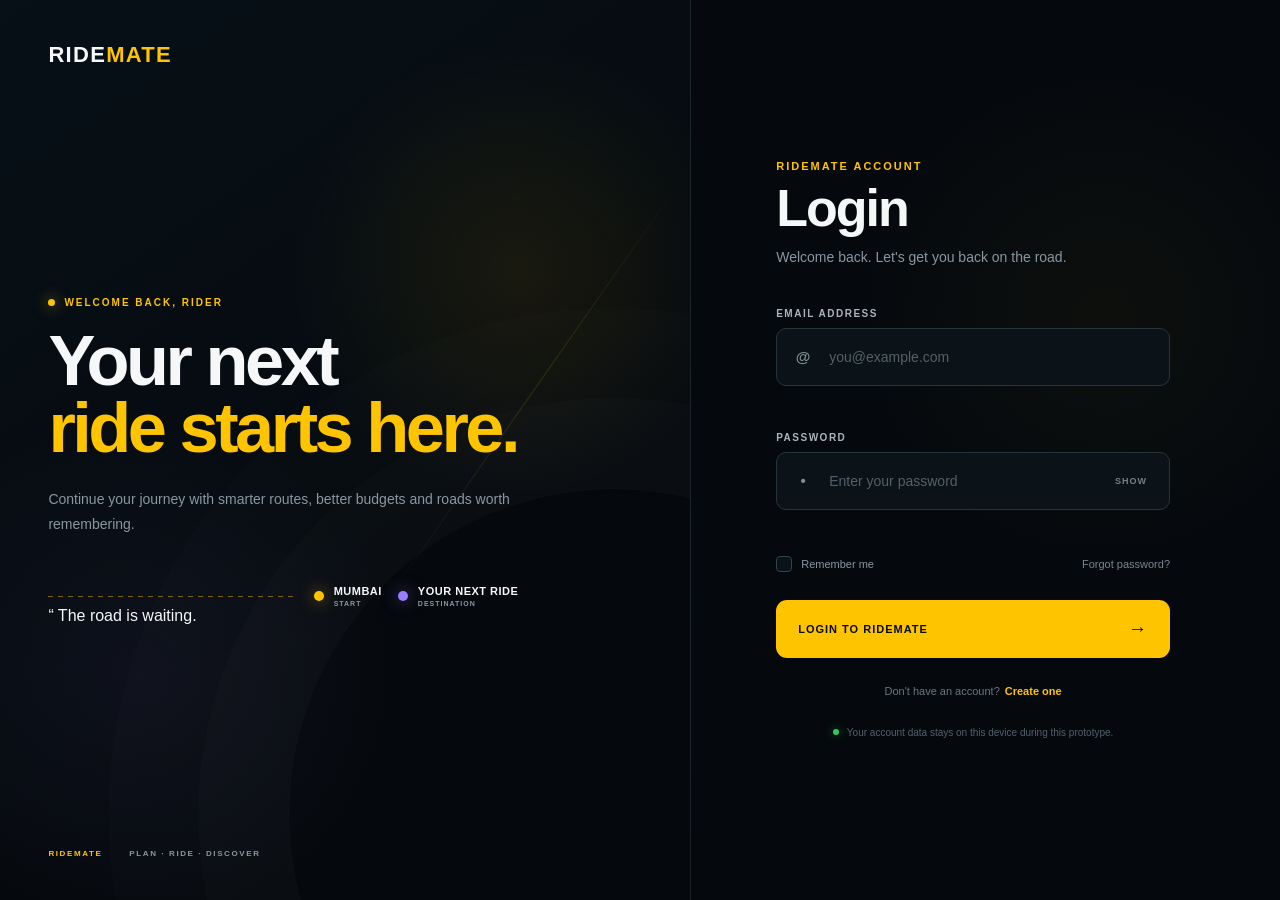
<file: fronend files/login.html>
<!DOCTYPE html>
<html lang="en">
<head>
    <meta charset="UTF-8">
    <meta name="viewport" content="width=device-width, initial-scale=1.0">

    <title>Login | RideMate</title>

    <link rel="stylesheet" href="./css/auth.css?v=3">
</head>

<body>

<div class="auth-page">

    <!-- LEFT SIDE -->
    <section class="auth-visual">

        <a href="index.html" class="auth-logo">
            RIDE<span>MATE</span>
        </a>

        <div class="auth-visual-content">

            <div class="auth-eyebrow">
                WELCOME BACK, RIDER
            </div>

            <h1>
                Your next<br>
                <span>ride starts here.</span>
            </h1>

            <p>
                Continue your journey with smarter routes,
                better budgets and roads worth remembering.
            </p>

            <div class="auth-route">

                <div class="route-line"></div>

                <div class="route-point route-start">
                    <span></span>
                    <div>
                        <strong>MUMBAI</strong>
                        <small>START</small>
                    </div>
                </div>

                <div class="route-point route-end">
                    <span></span>
                    <div>
                        <strong>YOUR NEXT RIDE</strong>
                        <small>DESTINATION</small>
                    </div>
                </div>

            </div>

            <div class="auth-quote">
                <span>“</span>
                The road is waiting.
            </div>

        </div>

        <div class="auth-visual-footer">
            <span>RIDEMATE</span>
            <span>PLAN · RIDE · DISCOVER</span>
        </div>

    </section>


    <!-- RIGHT SIDE -->
    <section class="auth-form-section">

        <div class="auth-form-container">

            <div class="mobile-logo">
                RIDE<span>MATE</span>
            </div>

            <div class="form-heading">

                <div class="form-eyebrow">
                    RIDEMATE ACCOUNT
                </div>

                <h2>Login</h2>

                <p>
                    Welcome back. Let's get you back on the road.
                </p>

            </div>


            <form id="loginForm" novalidate>

                <!-- EMAIL -->
                <div class="form-group">

                    <label for="loginEmail">
                        EMAIL ADDRESS
                    </label>

                    <div class="input-wrapper">

                        <span class="input-icon">
                            @
                        </span>

                        <input
                            type="email"
                            id="loginEmail"
                            name="email"
                            placeholder="you@example.com"
                            autocomplete="email"
                        >

                    </div>

                    <div
                        class="field-error"
                        id="loginEmailError">
                    </div>

                </div>


                <!-- PASSWORD -->
                <div class="form-group">

                    <label for="loginPassword">
                        PASSWORD
                    </label>

                    <div class="input-wrapper">

                        <span class="input-icon">
                            •
                        </span>

                        <input
                            type="password"
                            id="loginPassword"
                            name="password"
                            placeholder="Enter your password"
                            autocomplete="current-password"
                        >

                        <button
                            type="button"
                            class="password-toggle"
                            data-target="loginPassword">
                            SHOW
                        </button>

                    </div>

                    <div
                        class="field-error"
                        id="loginPasswordError">
                    </div>

                </div>


                <!-- OPTIONS -->
                <div class="login-options">

                    <label class="remember-me">

                        <input
                            type="checkbox"
                            id="rememberMe">

                        <span class="remember-box"></span>

                        Remember me

                    </label>

                    <a
                        href="#"
                        id="forgotPassword">
                        Forgot password?
                    </a>

                </div>


                <!-- LOGIN BUTTON -->
                <button
                    type="submit"
                    class="auth-submit"
                    id="loginButton">

                    <span>LOGIN TO RIDEMATE</span>

                    <span class="submit-arrow">
                        →
                    </span>

                </button>


                <!-- REGISTER -->
                <div class="auth-switch">

                    <span>
                        Don't have an account?
                    </span>

                    <a href="register.html">
                        Create one
                    </a>

                </div>

            </form>


            <div class="auth-security">

                <span class="security-dot"></span>

                Your account data stays on this device
                during this prototype.

            </div>

        </div>

    </section>

</div>


<script src="./js/auth.js?v=3"></script>

</body>
</html>
</file>
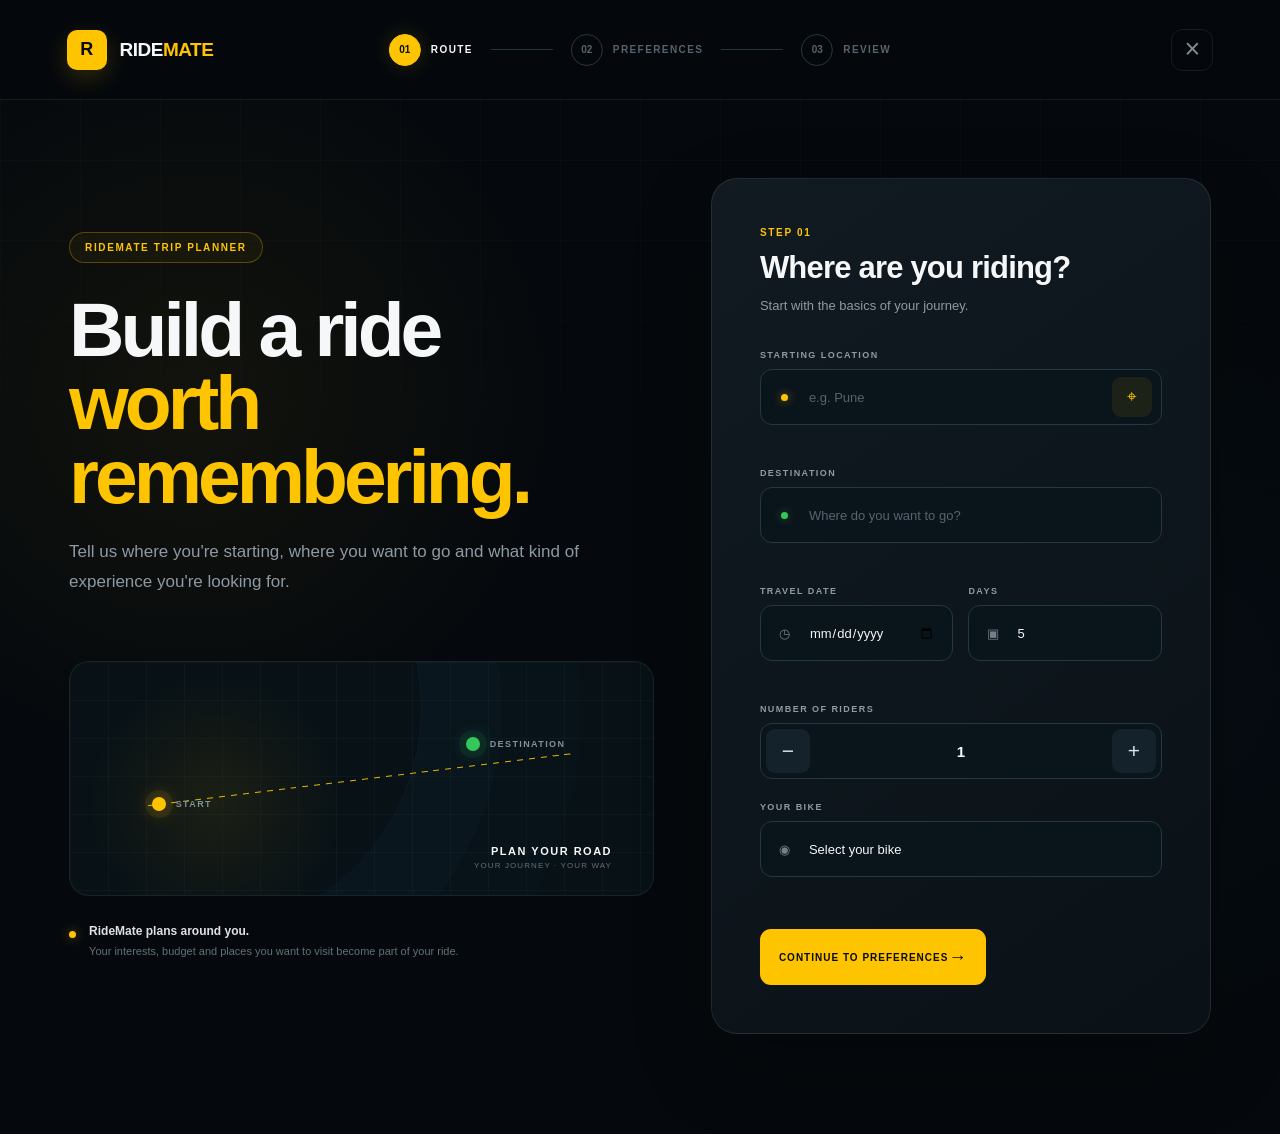
<file: fronend files/planner.html>
<!DOCTYPE html>
<html lang="en">
<head>
    <meta charset="UTF-8">
    <meta name="viewport" content="width=device-width, initial-scale=1.0">

    <title>Plan a Ride | RideMate</title>

    <link rel="stylesheet" href="./css/style.css?v=4">
    <link rel="stylesheet" href="./css/planner.css?v=4">
</head>

<body class="planner-page">

<!-- =========================================================
     NAVBAR
========================================================= -->

<header class="planner-nav">

    <a href="dashboard.html" class="planner-logo">
        <span class="logo-mark">R</span>
        <span>RIDE<span>MATE</span></span>
    </a>

    <!-- STEP INDICATOR -->

    <div class="planner-steps">

        <div class="planner-step active" data-step-indicator="1">
            <span class="step-number">01</span>
            <span class="step-label">ROUTE</span>
        </div>

        <div class="step-connector"></div>

        <div class="planner-step" data-step-indicator="2">
            <span class="step-number">02</span>
            <span class="step-label">PREFERENCES</span>
        </div>

        <div class="step-connector"></div>

        <div class="planner-step" data-step-indicator="3">
            <span class="step-number">03</span>
            <span class="step-label">REVIEW</span>
        </div>

    </div>

    <a href="dashboard.html" class="planner-close" title="Close planner">
        ×
    </a>

</header>


<!-- =========================================================
     MAIN
========================================================= -->

<main class="planner-main">

    <!-- =====================================================
         LEFT SIDE
    ====================================================== -->

    <section class="planner-intro">

        <div class="planner-intro-content">

            <div class="planner-eyebrow">
                RIDEMATE TRIP PLANNER
            </div>

            <h1>
                Build a ride
                <span>worth remembering.</span>
            </h1>

            <p>
                Tell us where you're starting, where you want to go
                and what kind of experience you're looking for.
            </p>

        </div>


        <!-- ROUTE VISUAL -->

        <div class="planner-route-visual">

            <div class="route-grid"></div>

            <div class="route-path"></div>

            <div class="route-node route-start-node">
                <span></span>
                <small>START</small>
            </div>

            <div class="route-node route-destination-node">
                <span></span>
                <small>DESTINATION</small>
            </div>

            <div class="route-distance">
                <strong>PLAN YOUR ROAD</strong>
                <span>YOUR JOURNEY · YOUR WAY</span>
            </div>

        </div>


        <div class="planner-intro-note">

            <span class="note-dot"></span>

            <div>
                <strong>RideMate plans around you.</strong>
                <p>
                    Your interests, budget and places you want to
                    visit become part of your ride.
                </p>
            </div>

        </div>

    </section>


    <!-- =====================================================
         RIGHT SIDE
    ====================================================== -->

    <section class="planner-form-area">

        <form id="plannerForm" class="planner-form" novalidate>


            <!-- =================================================
                 STEP 01 — ROUTE
            ================================================== -->

            <div
                class="planner-panel planner-step-panel active"
                data-step="1"
                id="stepRoute">

                <div class="panel-kicker">
                    STEP 01
                </div>

                <h2>
                    Where are you riding?
                </h2>

                <p class="panel-description">
                    Start with the basics of your journey.
                </p>


                <!-- START -->

                <div class="planner-field">

                    <label for="startLocation">
                        STARTING LOCATION
                    </label>

                    <div class="planner-input location-input">

                        <span class="field-dot start-dot"></span>

                        <input
                            type="text"
                            id="startLocation"
                            name="startLocation"
                            placeholder="e.g. Pune"
                            autocomplete="off"
                        >

                        <button
                            type="button"
                            class="location-button"
                            id="useLocationButton"
                            title="Use my location">

                            ⌖

                        </button>

                    </div>

                    <div
                        class="field-error"
                        id="startLocationError">
                    </div>

                </div>


                <!-- DESTINATION -->

                <div class="planner-field">

                    <label for="destination">
                        DESTINATION
                    </label>

                    <div class="planner-input location-input">

                        <span class="field-dot destination-dot"></span>

                        <input
                            type="text"
                            id="destination"
                            name="destination"
                            placeholder="Where do you want to go?"
                            autocomplete="off"
                        >

                    </div>

                    <div
                        class="field-error"
                        id="destinationError">
                    </div>

                </div>


                <!-- DATE + DAYS -->

                <div class="field-row">

                    <div class="planner-field">

                        <label for="travelDate">
                            TRAVEL DATE
                        </label>

                        <div class="planner-input">

                            <span class="input-symbol">◷</span>

                            <input
                                type="date"
                                id="travelDate"
                                name="travelDate"
                            >

                        </div>

                        <div
                            class="field-error"
                            id="travelDateError">
                        </div>

                    </div>


                    <div class="planner-field">

                        <label for="days">
                            DAYS
                        </label>

                        <div class="planner-input">

                            <span class="input-symbol">▣</span>

                            <input
                                type="number"
                                id="days"
                                name="days"
                                min="1"
                                max="30"
                                value="5"
                            >

                        </div>

                        <div
                            class="field-error"
                            id="daysError">
                        </div>

                    </div>

                </div>


                <!-- RIDERS -->

                <div class="planner-field">

                    <label>
                        NUMBER OF RIDERS
                    </label>

                    <div class="rider-selector">

                        <button
                            type="button"
                            id="decreaseRiders"
                            class="rider-button">

                            −

                        </button>

                        <span id="riderCount">1</span>

                        <button
                            type="button"
                            id="increaseRiders"
                            class="rider-button">

                            +

                        </button>

                    </div>

                    <input
                        type="hidden"
                        id="riders"
                        name="riders"
                        value="1"
                    >

                </div>


                <!-- BIKE -->

                <div class="planner-field">

                    <label for="bike">
                        YOUR BIKE
                    </label>

                    <div class="planner-input">

                        <span class="input-symbol">◉</span>

                        <select id="bike" name="bike">

                            <option value="">
                                Select your bike
                            </option>

                            <option value="Royal Enfield Classic 350">
                                Royal Enfield Classic 350
                            </option>

                            <option value="Royal Enfield Himalayan">
                                Royal Enfield Himalayan
                            </option>

                            <option value="Royal Enfield Hunter 350">
                                Royal Enfield Hunter 350
                            </option>

                            <option value="Yamaha MT-15">
                                Yamaha MT-15
                            </option>

                            <option value="Yamaha R15">
                                Yamaha R15
                            </option>

                            <option value="KTM Duke 390">
                                KTM Duke 390
                            </option>

                            <option value="KTM Adventure 390">
                                KTM Adventure 390
                            </option>

                            <option value="Honda CB350">
                                Honda CB350
                            </option>

                            <option value="Bajaj Dominar 400">
                                Bajaj Dominar 400
                            </option>

                            <option value="Other">
                                Other
                            </option>

                        </select>

                    </div>

                    <div
                        class="field-error"
                        id="bikeError">
                    </div>

                </div>


                <!-- NEXT -->

                <div class="step-actions">

                    <button
                        type="button"
                        class="planner-primary-button"
                        id="routeNextButton">

                        <span>CONTINUE TO PREFERENCES</span>

                        <strong>→</strong>

                    </button>

                </div>

            </div>


            <!-- =================================================
                 STEP 02 — PREFERENCES
            ================================================== -->

            <div
                class="planner-panel planner-step-panel"
                data-step="2"
                id="stepPreferences">

                <div class="panel-kicker">
                    STEP 02
                </div>

                <h2>
                    What kind of ride do you want?
                </h2>

                <p class="panel-description">
                    Choose what you want RideMate to prioritize.
                </p>


                <!-- INTERESTS -->

                <div class="planner-field">

                    <label>
                        YOUR INTERESTS
                    </label>

                    <div class="preference-grid">

                        <button
                            type="button"
                            class="preference-chip"
                            data-preference="mountains">

                            <span>⌁</span>
                            Mountains

                        </button>

                        <button
                            type="button"
                            class="preference-chip"
                            data-preference="beaches">

                            <span>≈</span>
                            Beaches

                        </button>

                        <button
                            type="button"
                            class="preference-chip"
                            data-preference="waterfalls">

                            <span>↓</span>
                            Waterfalls

                        </button>

                        <button
                            type="button"
                            class="preference-chip"
                            data-preference="adventure">

                            <span>◇</span>
                            Adventure

                        </button>

                        <button
                            type="button"
                            class="preference-chip"
                            data-preference="food">

                            <span>+</span>
                            Food

                        </button>

                        <button
                            type="button"
                            class="preference-chip"
                            data-preference="culture">

                            <span>○</span>
                            Culture

                        </button>

                    </div>

                    <input
                        type="hidden"
                        id="preferences"
                        name="preferences"
                    >

                </div>


                <!-- SPECIFIC PLACES -->

                <div class="planner-field">

                    <label for="requestedPlaces">
                        PLACES YOU SPECIFICALLY WANT TO VISIT
                    </label>

                    <textarea
                        id="requestedPlaces"
                        name="requestedPlaces"
                        rows="4"
                        placeholder="e.g. Dudhsagar Falls, Fort Aguada, Baga Beach..."
                    ></textarea>

                    <small class="field-helper">
                        Separate multiple places with commas.
                    </small>

                </div>


                <!-- BUDGET -->

                <div class="planner-field">

                    <div class="budget-heading">

                        <label for="budget">
                            TRIP BUDGET
                        </label>

                        <strong id="budgetValue">
                            ₹20,000
                        </strong>

                    </div>

                    <input
                        type="range"
                        id="budget"
                        name="budget"
                        min="5000"
                        max="200000"
                        step="1000"
                        value="20000"
                    >

                    <div class="budget-range">

                        <span>₹5,000</span>
                        <span>₹2,00,000</span>

                    </div>

                </div>


                <!-- ACTIONS -->

                <div class="step-actions two-buttons">

                    <button
                        type="button"
                        class="planner-secondary-button"
                        id="preferencesBackButton">

                        ← BACK

                    </button>

                    <button
                        type="button"
                        class="planner-primary-button"
                        id="preferencesNextButton">

                        <span>REVIEW MY RIDE</span>

                        <strong>→</strong>

                    </button>

                </div>

            </div>


            <!-- =================================================
                 STEP 03 — REVIEW
            ================================================== -->

            <div
                class="planner-panel planner-step-panel"
                data-step="3"
                id="stepReview">

                <div class="panel-kicker">
                    STEP 03
                </div>

                <h2>
                    Review your ride.
                </h2>

                <p class="panel-description">
                    Check everything before RideMate builds your trip.
                </p>


                <!-- ROUTE SUMMARY -->

                <div class="review-route">

                    <div class="review-location">

                        <span class="review-dot start-review-dot"></span>

                        <div>
                            <small>START</small>
                            <strong id="reviewStart">
                                —
                            </strong>
                        </div>

                    </div>


                    <div class="review-route-line"></div>


                    <div class="review-location">

                        <span class="review-dot destination-review-dot"></span>

                        <div>
                            <small>DESTINATION</small>
                            <strong id="reviewDestination">
                                —
                            </strong>
                        </div>

                    </div>

                </div>


                <!-- TRIP STATS -->

                <div class="review-stats">

                    <div class="review-stat">

                        <span>DATE</span>
                        <strong id="reviewDate">—</strong>

                    </div>

                    <div class="review-stat">

                        <span>DURATION</span>
                        <strong id="reviewDays">—</strong>

                    </div>

                    <div class="review-stat">

                        <span>RIDERS</span>
                        <strong id="reviewRiders">—</strong>

                    </div>

                    <div class="review-stat">

                        <span>BUDGET</span>
                        <strong id="reviewBudget">—</strong>

                    </div>

                </div>


                <!-- BIKE -->

                <div class="review-section">

                    <div class="review-section-heading">
                        YOUR BIKE
                    </div>

                    <div class="review-bike" id="reviewBike">
                        —
                    </div>

                </div>


                <!-- PREFERENCES -->

                <div class="review-section">

                    <div class="review-section-heading">
                        INTERESTS
                    </div>

                    <div
                        class="review-tags"
                        id="reviewPreferences">

                        <span class="review-empty">
                            No preferences selected
                        </span>

                    </div>

                </div>


                <!-- REQUESTED PLACES -->

                <div class="review-section">

                    <div class="review-section-heading">
                        PLACES TO INCLUDE
                    </div>

                    <div
                        class="review-requested-places"
                        id="reviewRequestedPlaces">

                        No specific places added.

                    </div>

                </div>


                <!-- AI NOTE -->

                <div class="planner-ai-note">

                    <div class="ai-note-icon">
                        ✦
                    </div>

                    <div>

                        <strong>
                            RideMate will build your itinerary
                        </strong>

                        <p>
                            Your preferences and requested places
                            will be used to shape the suggested route.
                        </p>

                    </div>

                </div>


                <!-- ACTIONS -->

                <div class="step-actions two-buttons">

                    <button
                        type="button"
                        class="planner-secondary-button"
                        id="reviewBackButton">

                        ← BACK

                    </button>

                    <button
                        type="submit"
                        class="planner-primary-button"
                        id="generateRideButton">

                        <span>GENERATE MY RIDE</span>

                        <strong>→</strong>

                    </button>

                </div>

            </div>

        </form>

    </section>

</main>


<!-- =========================================================
     SCRIPT
========================================================= -->

<script src="./js/planner.js?v=5"></script>
<script src="./js/app.js"></script>
</body>
</html>
</file>
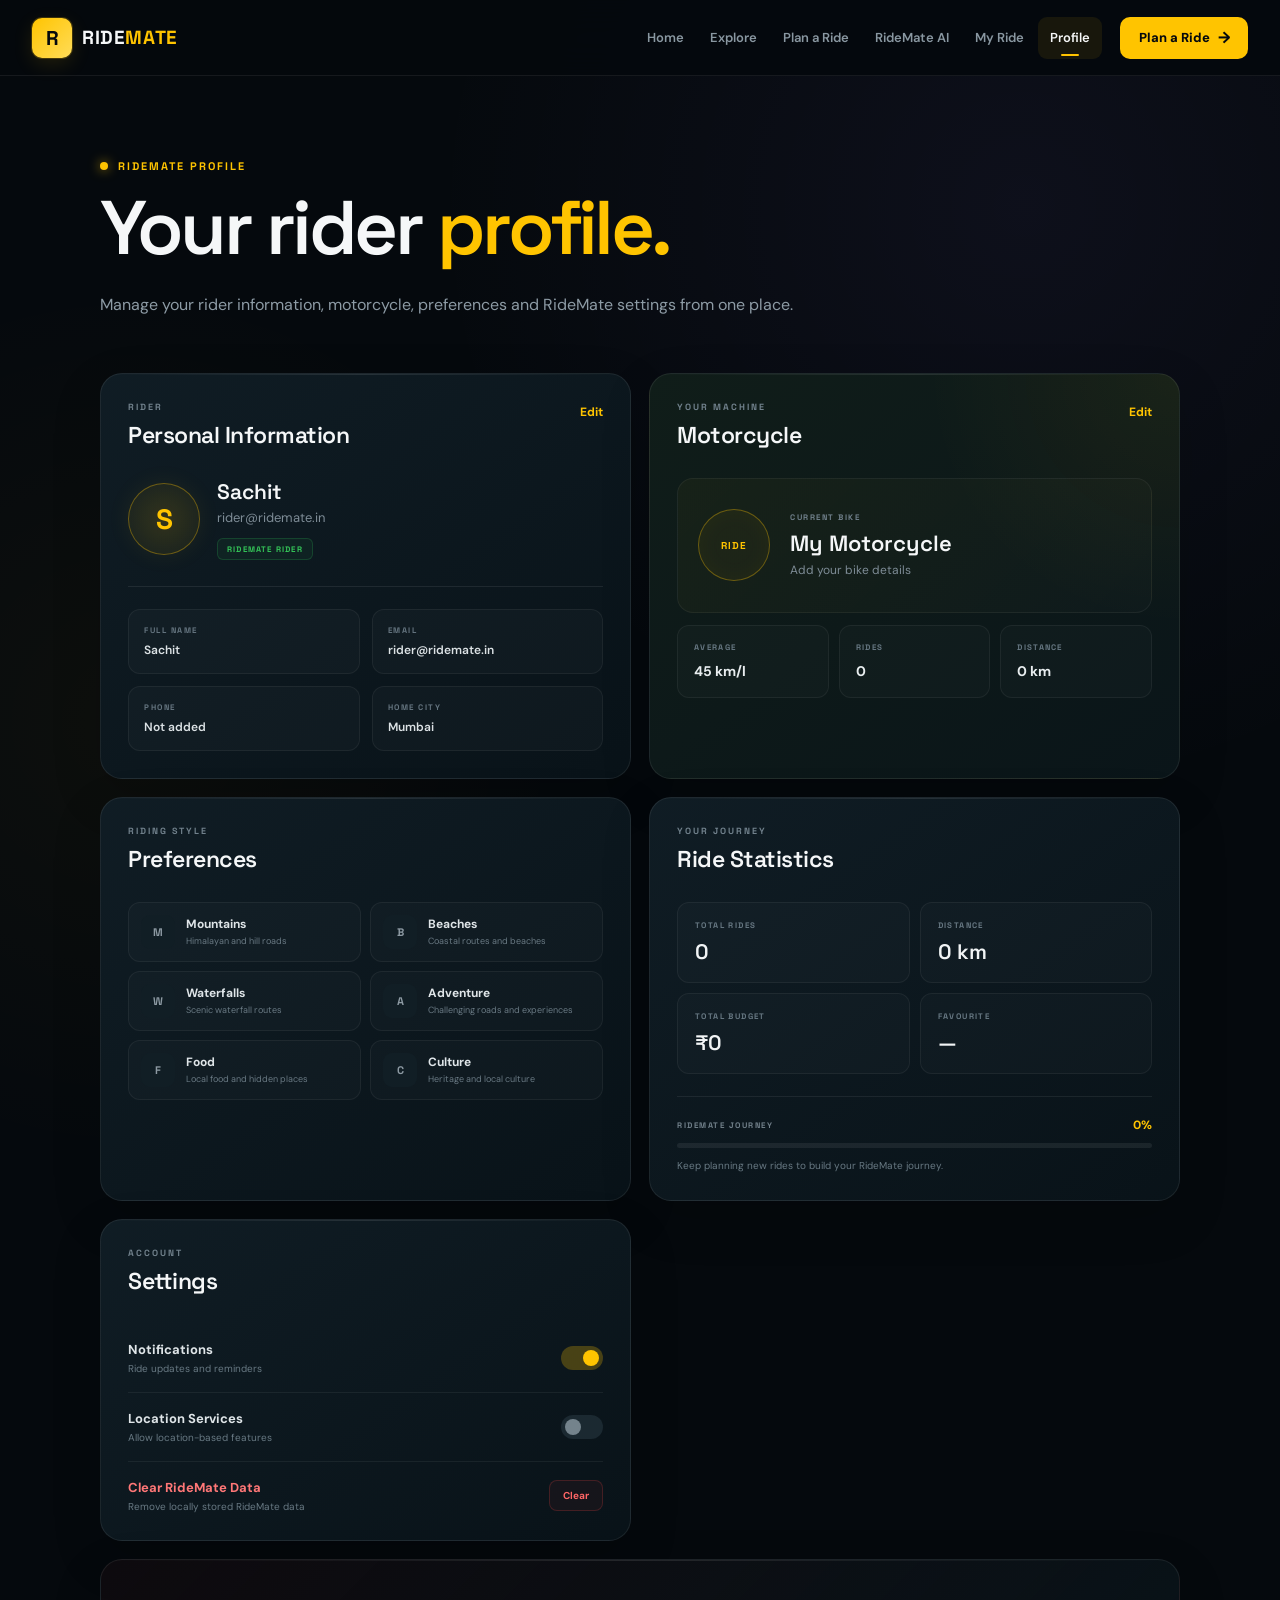
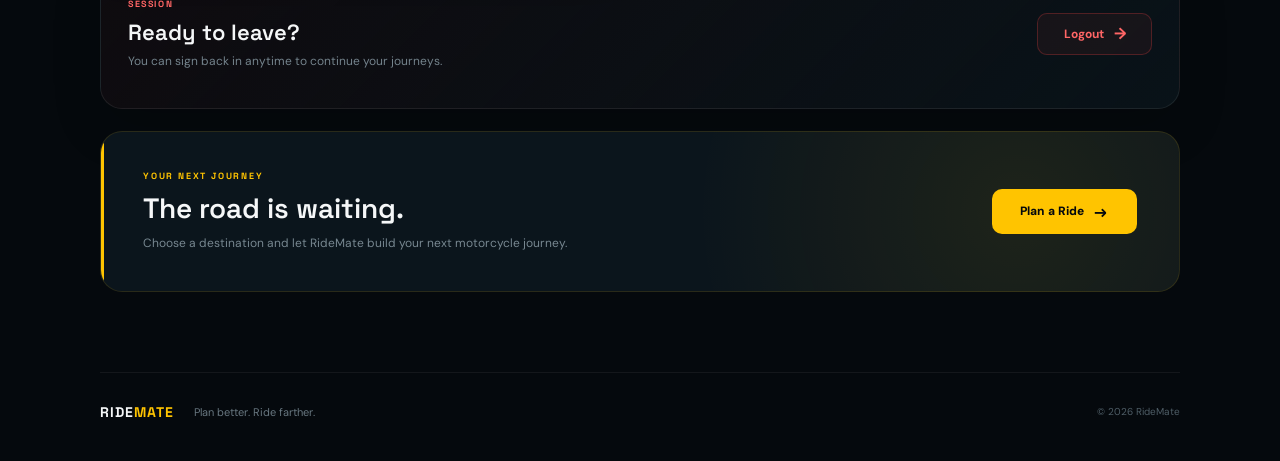
<file: fronend files/profile.html>
<!DOCTYPE html>
<html lang="en">

<head>

    <meta charset="UTF-8">

    <meta
        name="viewport"
        content="width=device-width, initial-scale=1.0"
    >

    <title>RideMate — Profile</title>


    <!-- =====================================================
         GOOGLE FONTS
         ===================================================== -->

    <link rel="preconnect" href="https://fonts.googleapis.com">

    <link
        rel="preconnect"
        href="https://fonts.gstatic.com"
        crossorigin
    >

    <link
        href="https://fonts.googleapis.com/css2?family=DM+Sans:wght@400;500;600;700&family=Space+Grotesk:wght@400;500;600;700&display=swap"
        rel="stylesheet"
    >


    <!-- =====================================================
         GLOBAL NAVBAR CSS
         ===================================================== -->

    <link
        rel="stylesheet"
        href="./css/navbar.css"
    >


    <!-- =====================================================
         PROFILE CSS
         ===================================================== -->

    <link
        rel="stylesheet"
        href="./css/profile.css?v=1"
    >

</head>


<body>

<div class="profile-page">


    <!-- =====================================================
         GLOBAL NAVBAR
         ===================================================== -->

    <header class="site-nav">


        <!-- LOGO -->

        <a
            href="dashboard.html"
            class="site-logo"
        >

            <span class="site-logo-mark">
                R
            </span>

            <span class="site-logo-text">
                RIDE<span>MATE</span>
            </span>

        </a>



        <!-- NAVIGATION -->

        <nav class="site-nav-links">


            <a
                href="dashboard.html"
                data-nav="home"
            >
                Home
            </a>


            <a
                href="explore.html"
                data-nav="explore"
            >
                Explore
            </a>


            <a
                href="planner.html"
                data-nav="planner"
            >
                Plan a Ride
            </a>


            <a
                href="ai.html"
                data-nav="ai"
            >
                RideMate AI
            </a>


            <a
                href="trip.html"
                data-nav="trip"
            >
                My Ride
            </a>


            <a
                href="profile.html"
                data-nav="profile"
            >
                Profile
            </a>


        </nav>



        <!-- PLAN A RIDE -->

        <a
            href="planner.html"
            class="site-plan-button"
        >

            Plan a Ride

            <span>
                →
            </span>

        </a>



        <!-- MOBILE MENU -->

        <button
            class="site-menu-button"
            id="siteMenuButton"
            type="button"
            aria-label="Open navigation menu"
        >

            <span></span>
            <span></span>
            <span></span>

        </button>


    </header>



    <!-- =====================================================
         MAIN
         ===================================================== -->

    <main class="profile-main">


        <!-- =================================================
             PROFILE HEADER
             ================================================= -->

        <section class="profile-header">


            <div class="profile-eyebrow">
                RIDEMATE PROFILE
            </div>


            <h1>
                Your rider
                <span>profile.</span>
            </h1>


            <p>
                Manage your rider information, motorcycle,
                preferences and RideMate settings from one place.
            </p>


        </section>



        <!-- =================================================
             PROFILE GRID
             ================================================= -->

        <section class="profile-grid">


            <!-- =================================================
                 PERSONAL INFORMATION
                 ================================================= -->

            <div class="profile-card profile-user-card">


                <div class="profile-card-heading">


                    <div>

                        <span>
                            RIDER
                        </span>

                        <h2>
                            Personal Information
                        </h2>

                    </div>


                    <button
                        type="button"
                        id="editProfile"
                    >
                        Edit
                    </button>


                </div>



                <!-- USER HEADER -->

                <div class="profile-user-summary">


                    <div
                        class="profile-avatar"
                        id="profileInitial"
                    >
                        S
                    </div>


                    <div class="profile-user-info">

                        <h3 id="profileName">
                            Rider
                        </h3>

                        <p id="profileEmail">
                            rider@ridemate.com
                        </p>


                        <span class="rider-badge">
                            RIDEMATE RIDER
                        </span>

                    </div>


                </div>



                <!-- USER DETAILS -->

                <div class="profile-details-grid">


                    <div class="profile-detail">

                        <span>
                            FULL NAME
                        </span>

                        <strong id="detailName">
                            Rider
                        </strong>

                    </div>


                    <div class="profile-detail">

                        <span>
                            EMAIL
                        </span>

                        <strong id="detailEmail">
                            rider@ridemate.com
                        </strong>

                    </div>


                    <div class="profile-detail">

                        <span>
                            PHONE
                        </span>

                        <strong id="detailPhone">
                            Not added
                        </strong>

                    </div>


                    <div class="profile-detail">

                        <span>
                            HOME CITY
                        </span>

                        <strong id="detailCity">
                            Not added
                        </strong>

                    </div>


                </div>


            </div>



            <!-- =================================================
                 MOTORCYCLE
                 ================================================= -->

            <div class="profile-card bike-profile-card">


                <div class="profile-card-heading">


                    <div>

                        <span>
                            YOUR MACHINE
                        </span>

                        <h2>
                            Motorcycle
                        </h2>

                    </div>


                    <button
                        type="button"
                        id="editBike"
                    >
                        Edit
                    </button>


                </div>



                <!-- BIKE SUMMARY -->

                <div class="profile-bike-summary">


                    <div class="profile-bike-icon">
                        RIDE
                    </div>


                    <div class="profile-bike-info">

                        <span>
                            CURRENT BIKE
                        </span>

                        <h3 id="bikeName">
                            Your Bike
                        </h3>

                        <p id="bikeModel">
                            Not configured
                        </p>

                    </div>


                </div>



                <!-- BIKE STATS -->

                <div class="profile-bike-stats">


                    <div>

                        <span>
                            AVERAGE
                        </span>

                        <strong id="bikeAverage">
                            0 km/l
                        </strong>

                    </div>


                    <div>

                        <span>
                            RIDES
                        </span>

                        <strong id="bikeRides">
                            0
                        </strong>

                    </div>


                    <div>

                        <span>
                            DISTANCE
                        </span>

                        <strong id="bikeDistance">
                            0 km
                        </strong>

                    </div>


                </div>


            </div>



            <!-- =================================================
                 RIDING PREFERENCES
                 ================================================= -->

            <div class="profile-card preferences-card">


                <div class="profile-card-heading">


                    <div>

                        <span>
                            RIDING STYLE
                        </span>

                        <h2>
                            Preferences
                        </h2>

                    </div>


                </div>



                <div class="preferences-list">


                    <div
                        class="preference-item"
                        data-preference="mountains"
                    >

                        <div class="preference-icon">
                            M
                        </div>

                        <div>

                            <strong>
                                Mountains
                            </strong>

                            <span>
                                Himalayan and hill roads
                            </span>

                        </div>

                    </div>



                    <div
                        class="preference-item"
                        data-preference="beaches"
                    >

                        <div class="preference-icon">
                            B
                        </div>

                        <div>

                            <strong>
                                Beaches
                            </strong>

                            <span>
                                Coastal routes and beaches
                            </span>

                        </div>

                    </div>



                    <div
                        class="preference-item"
                        data-preference="waterfalls"
                    >

                        <div class="preference-icon">
                            W
                        </div>

                        <div>

                            <strong>
                                Waterfalls
                            </strong>

                            <span>
                                Scenic waterfall routes
                            </span>

                        </div>

                    </div>



                    <div
                        class="preference-item"
                        data-preference="adventure"
                    >

                        <div class="preference-icon">
                            A
                        </div>

                        <div>

                            <strong>
                                Adventure
                            </strong>

                            <span>
                                Challenging roads and experiences
                            </span>

                        </div>

                    </div>



                    <div
                        class="preference-item"
                        data-preference="food"
                    >

                        <div class="preference-icon">
                            F
                        </div>

                        <div>

                            <strong>
                                Food
                            </strong>

                            <span>
                                Local food and hidden places
                            </span>

                        </div>

                    </div>



                    <div
                        class="preference-item"
                        data-preference="culture"
                    >

                        <div class="preference-icon">
                            C
                        </div>

                        <div>

                            <strong>
                                Culture
                            </strong>

                            <span>
                                Heritage and local culture
                            </span>

                        </div>

                    </div>


                </div>


            </div>



            <!-- =================================================
                 STATISTICS
                 ================================================= -->

            <div class="profile-card statistics-card">


                <div class="profile-card-heading">


                    <div>

                        <span>
                            YOUR JOURNEY
                        </span>

                        <h2>
                            Ride Statistics
                        </h2>

                    </div>


                </div>



                <div class="profile-stat-grid">


                    <div class="profile-stat">

                        <span>
                            TOTAL RIDES
                        </span>

                        <strong id="statRides">
                            0
                        </strong>

                    </div>


                    <div class="profile-stat">

                        <span>
                            DISTANCE
                        </span>

                        <strong id="statDistance">
                            0 km
                        </strong>

                    </div>


                    <div class="profile-stat">

                        <span>
                            TOTAL BUDGET
                        </span>

                        <strong id="statBudget">
                            ₹0
                        </strong>

                    </div>


                    <div class="profile-stat">

                        <span>
                            FAVOURITE
                        </span>

                        <strong id="statFavourite">
                            —
                        </strong>

                    </div>


                </div>



                <!-- JOURNEY PROGRESS -->

                <div class="journey-progress">


                    <div class="journey-progress-header">

                        <span>
                            RIDEMATE JOURNEY
                        </span>

                        <strong id="journeyPercent">
                            0%
                        </strong>

                    </div>


                    <div class="progress-track">

                        <div
                            class="progress-fill"
                            id="journeyProgress"
                        ></div>

                    </div>


                    <p>
                        Keep planning new rides to build
                        your RideMate journey.
                    </p>


                </div>


            </div>



            <!-- =================================================
                 SETTINGS
                 ================================================= -->

            <div class="profile-card settings-card">


                <div class="profile-card-heading">


                    <div>

                        <span>
                            ACCOUNT
                        </span>

                        <h2>
                            Settings
                        </h2>

                    </div>


                </div>



                <!-- NOTIFICATIONS -->

                <div class="setting-row">


                    <div>

                        <strong>
                            Notifications
                        </strong>

                        <span id="notificationsSetting">
                            Ride updates and reminders
                        </span>

                    </div>


                    <button
                        type="button"
                        class="setting-toggle"
                        id="notificationToggle"
                        aria-label="Toggle notifications"
                    >

                        <span></span>

                    </button>


                </div>



                <!-- LOCATION -->

                <div class="setting-row">


                    <div>

                        <strong>
                            Location Services
                        </strong>

                        <span id="locationSetting">
                            Allow location-based features
                        </span>

                    </div>


                    <button
                        type="button"
                        class="setting-toggle"
                        id="locationToggle"
                        aria-label="Toggle location services"
                    >

                        <span></span>

                    </button>


                </div>



                <!-- CLEAR DATA -->

                <div class="setting-row danger-setting">


                    <div>

                        <strong>
                            Clear RideMate Data
                        </strong>

                        <span>
                            Remove locally stored RideMate data
                        </span>

                    </div>


                    <button
                        type="button"
                        id="clearData"
                    >
                        Clear
                    </button>


                </div>


            </div>



            <!-- =================================================
                 LOGOUT
                 ================================================= -->

            <div class="profile-card logout-card">


                <div>

                    <span class="logout-label">
                        SESSION
                    </span>

                    <h2>
                        Ready to leave?
                    </h2>

                    <p>
                        You can sign back in anytime to
                        continue your journeys.
                    </p>

                </div>


                <button
                    type="button"
                    id="logoutButton"
                >
                    Logout
                    <strong>→</strong>
                </button>


            </div>


        </section>



        <!-- =================================================
             BOTTOM CTA
             ================================================= -->

        <section class="profile-bottom-cta">


            <div>

                <span>
                    YOUR NEXT JOURNEY
                </span>

                <h2>
                    The road is waiting.
                </h2>

                <p>
                    Choose a destination and let RideMate
                    build your next motorcycle journey.
                </p>

            </div>


            <a
                href="planner.html"
                class="profile-cta-button"
            >
                Plan a Ride
                <span>→</span>
            </a>


        </section>


    </main>



    <!-- =====================================================
         FOOTER
         ===================================================== -->

    <footer class="profile-footer">


        <div class="footer-logo">
            RIDE<span>MATE</span>
        </div>


        <p>
            Plan better. Ride farther.
        </p>


        <span>
            © 2026 RideMate
        </span>


    </footer>


</div>



<!-- =====================================================
     JAVASCRIPT
     ===================================================== -->

<script src="./js/profile.js?v=1"></script>

<script src="./js/app.js"></script>


</body>

</html>
</file>
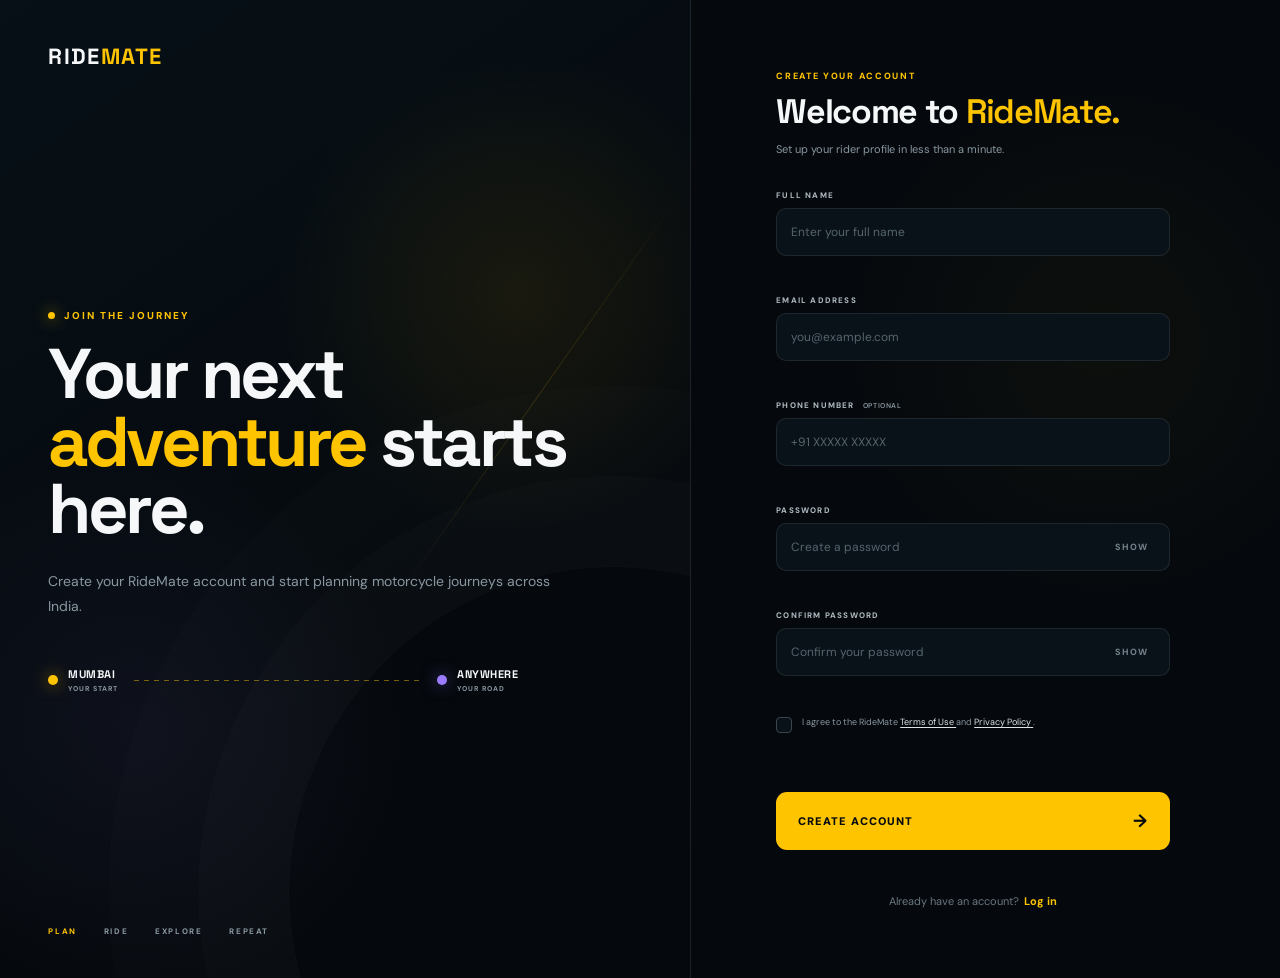
<file: fronend files/register.html>
<!DOCTYPE html>
<html lang="en">
<head>
    <meta charset="UTF-8">

    <meta
        name="viewport"
        content="width=device-width, initial-scale=1.0"
    >

    <title>Create Account | RideMate</title>

    <link rel="preconnect" href="https://fonts.googleapis.com">
    <link rel="preconnect" href="https://fonts.gstatic.com" crossorigin>

    <link
        href="https://fonts.googleapis.com/css2?family=DM+Sans:wght@400;500;600;700&family=Space+Grotesk:wght@400;500;600;700&display=swap"
        rel="stylesheet"
    >

    <link
        rel="stylesheet"
        href="./css/auth.css?v=2"
    >
</head>

<body>

<div class="auth-page">

    <!-- LEFT SIDE -->

    <section class="auth-visual">

        <a
            href="index.html"
            class="auth-logo"
        >
            RIDE<span>MATE</span>
        </a>


        <div class="auth-visual-content">

            <span class="auth-eyebrow">
                JOIN THE JOURNEY
            </span>

            <h1>
                Your next
                <span>adventure</span>
                starts here.
            </h1>

            <p>
                Create your RideMate account and start planning
                motorcycle journeys across India.
            </p>


            <div class="auth-route">

                <div class="route-point">
                    <span></span>
                    <div>
                        <strong>
                            MUMBAI
                        </strong>
                        <small>
                            YOUR START
                        </small>
                    </div>
                </div>

                <div class="route-line"></div>

                <div class="route-point">
                    <span></span>
                    <div>
                        <strong>
                            ANYWHERE
                        </strong>
                        <small>
                            YOUR ROAD
                        </small>
                    </div>
                </div>

            </div>

        </div>


        <div class="auth-visual-footer">
            <span>
                PLAN
            </span>

            <span>
                RIDE
            </span>

            <span>
                EXPLORE
            </span>

            <span>
                REPEAT
            </span>
        </div>

    </section>


    <!-- RIGHT SIDE -->

    <section class="auth-form-section">

        <div class="auth-form-container">

            <div class="auth-mobile-logo">
                RIDE<span>MATE</span>
            </div>


            <div class="auth-heading">

                <span>
                    CREATE YOUR ACCOUNT
                </span>

                <h2>
                    Welcome to
                    <strong>RideMate.</strong>
                </h2>

                <p>
                    Set up your rider profile in less than a minute.
                </p>

            </div>


            <!-- FORM -->

            <form
                id="registerForm"
                class="auth-form"
                novalidate
            >

                <!-- NAME -->

                <div class="auth-field">

                    <label for="registerName">
                        FULL NAME
                    </label>

                    <input
                        type="text"
                        id="registerName"
                        name="name"
                        placeholder="Enter your full name"
                        autocomplete="name"
                    >

                    <small
                        class="field-error"
                        id="nameError"
                    ></small>

                </div>


                <!-- EMAIL -->

                <div class="auth-field">

                    <label for="registerEmail">
                        EMAIL ADDRESS
                    </label>

                    <input
                        type="email"
                        id="registerEmail"
                        name="email"
                        placeholder="you@example.com"
                        autocomplete="email"
                    >

                    <small
                        class="field-error"
                        id="emailError"
                    ></small>

                </div>


                <!-- PHONE -->

                <div class="auth-field">

                    <label for="registerPhone">
                        PHONE NUMBER
                        <span>OPTIONAL</span>
                    </label>

                    <input
                        type="tel"
                        id="registerPhone"
                        name="phone"
                        placeholder="+91 XXXXX XXXXX"
                        autocomplete="tel"
                    >

                    <small
                        class="field-error"
                        id="phoneError"
                    ></small>

                </div>


                <!-- PASSWORD -->

                <div class="auth-field">

                    <label for="registerPassword">
                        PASSWORD
                    </label>

                    <div class="password-wrapper">

                        <input
                            type="password"
                            id="registerPassword"
                            name="password"
                            placeholder="Create a password"
                            autocomplete="new-password"
                        >

                        <button
                            type="button"
                            class="password-toggle"
                            data-target="registerPassword"
                            aria-label="Show password"
                        >
                            SHOW
                        </button>

                    </div>

                    <small
                        class="field-error"
                        id="passwordError"
                    ></small>

                </div>


                <!-- CONFIRM PASSWORD -->

                <div class="auth-field">

                    <label for="confirmPassword">
                        CONFIRM PASSWORD
                    </label>

                    <div class="password-wrapper">

                        <input
                            type="password"
                            id="confirmPassword"
                            name="confirmPassword"
                            placeholder="Confirm your password"
                            autocomplete="new-password"
                        >

                        <button
                            type="button"
                            class="password-toggle"
                            data-target="confirmPassword"
                            aria-label="Show password"
                        >
                            SHOW
                        </button>

                    </div>

                    <small
                        class="field-error"
                        id="confirmPasswordError"
                    ></small>

                </div>


                <!-- TERMS -->

                <label class="auth-checkbox">

                    <input
                        type="checkbox"
                        id="termsCheckbox"
                    >

                    <span class="custom-checkbox"></span>

                    <span class="checkbox-text">
                        I agree to the RideMate
                        <a href="#" onclick="return false;">
                            Terms of Use
                        </a>
                        and
                        <a href="#" onclick="return false;">
                            Privacy Policy
                        </a>.
                    </span>

                </label>

                <small
                    class="field-error"
                    id="termsError"
                ></small>


                <!-- SUBMIT -->

                <button
                    type="submit"
                    class="auth-submit"
                    id="registerButton"
                >
                    <span>
                        CREATE ACCOUNT
                    </span>

                    <strong>
                        →
                    </strong>
                </button>


                <!-- LOGIN -->

                <div class="auth-switch">

                    <span>
                        Already have an account?
                    </span>

                    <a href="login.html">
                        Log in
                    </a>

                </div>

            </form>

        </div>

    </section>

</div>


<script src="./js/auth.js?v=2"></script>

</body>
</html>
</file>
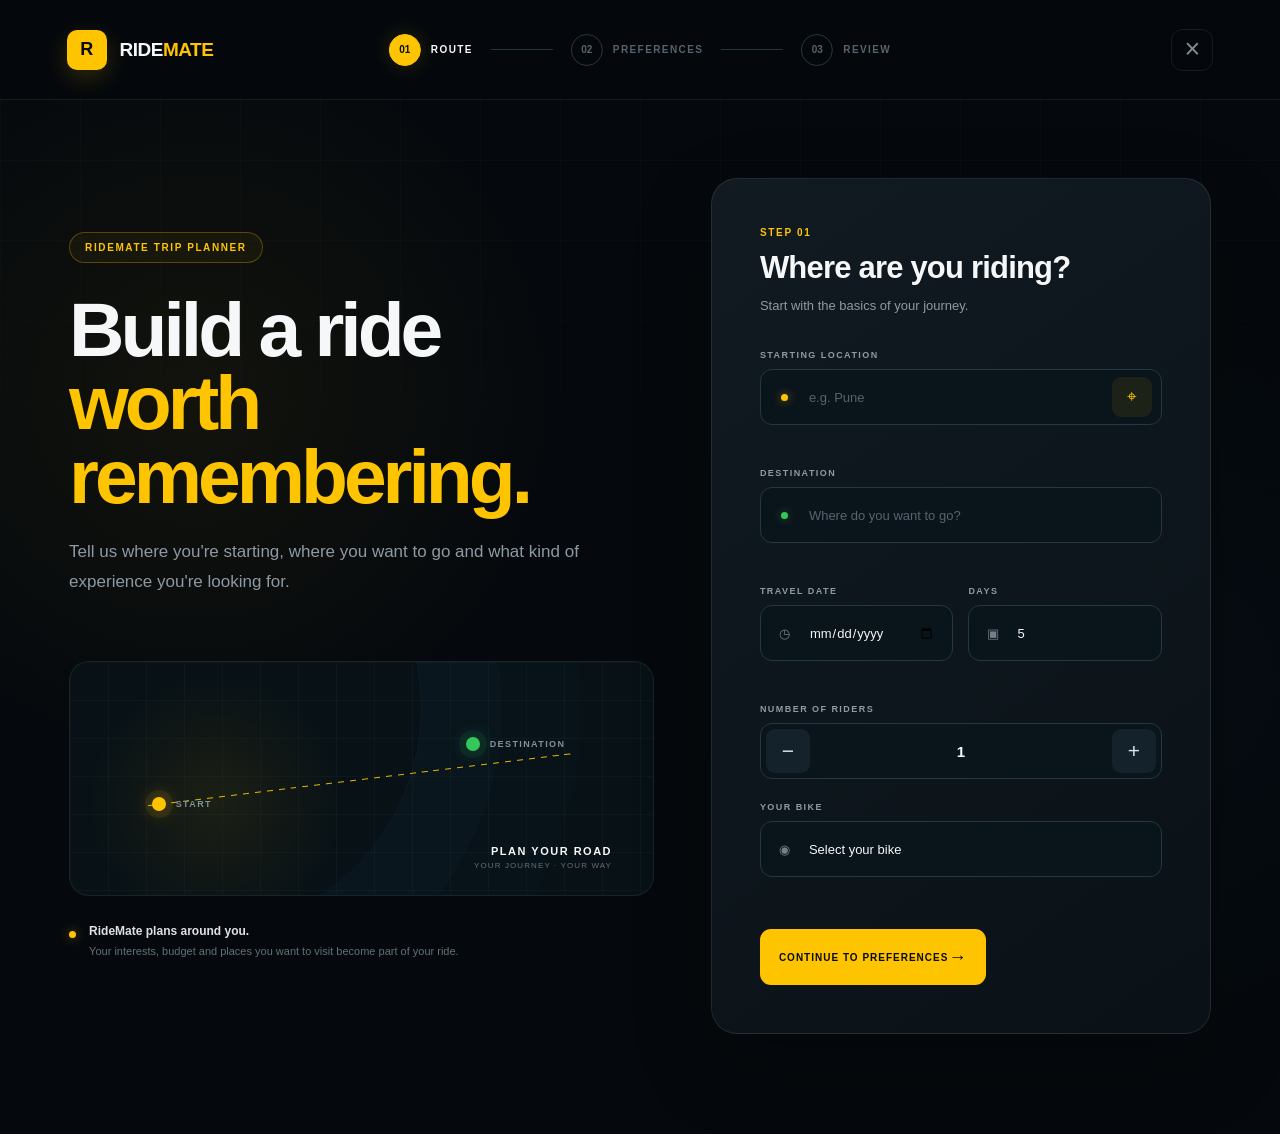
<file: fronend files/trip.html>
<!DOCTYPE html>
<html lang="en">

<head>
    <meta charset="UTF-8">
    <meta name="viewport" content="width=device-width, initial-scale=1.0">

    <title>Your Ride — RideMate</title>

    <link rel="preconnect" href="https://fonts.googleapis.com">
    <link rel="preconnect" href="https://fonts.gstatic.com" crossorigin>

    <link
        href="https://fonts.googleapis.com/css2?family=DM+Sans:wght@400;500;600;700&family=Space+Grotesk:wght@500;600;700&display=swap"
        rel="stylesheet">

    <link rel="stylesheet" href="css/trip.css">
</head>

<body>

    <!-- =================================================
         NAVBAR
         ================================================= -->

    <header class="trip-nav">

        <a href="index.html" class="brand">

            <span class="brand-mark">R</span>

            <span>
                RIDE<span>MATE</span>
            </span>

        </a>


        <div class="nav-title">
            YOUR RIDE
        </div>


        <div class="nav-actions">

            <button
                id="shareTrip"
                class="nav-btn"
            >
                ↗ Share
            </button>

            <a
                href="planner.html"
                class="new-trip"
            >
                + New Ride
            </a>

        </div>

    </header>



    <!-- =================================================
         MAIN
         ================================================= -->

    <main class="trip-container">


        <!-- =================================================
             HERO
             ================================================= -->

        <section class="trip-hero">

            <div class="hero-content">

                <span class="eyebrow">
                    RIDEMATE GENERATED JOURNEY
                </span>


                <h1 id="tripTitle">
                    Your next adventure
                </h1>


                <div class="route-heading">

                    <div class="location">
                        <span class="dot start-dot"></span>

                        <div>
                            <small>FROM</small>
                            <strong id="tripStart">
                                —
                            </strong>
                        </div>
                    </div>


                    <div class="route-arrow">
                        →
                    </div>


                    <div class="location">
                        <span class="dot end-dot"></span>

                        <div>
                            <small>TO</small>
                            <strong id="tripDestination">
                                —
                            </strong>
                        </div>
                    </div>

                </div>

            </div>


            <div class="hero-route">

                <div class="route-grid"></div>

                <div class="route-line"></div>

                <div class="map-point map-start">
                    <span></span>
                </div>

                <div class="map-point map-end">
                    <span></span>
                </div>

                <div class="map-label start-label">
                    START
                </div>

                <div class="map-label end-label">
                    DESTINATION
                </div>

            </div>

        </section>



        <!-- =================================================
             QUICK STATS
             ================================================= -->

        <section class="quick-stats">

            <div class="stat-card">

                <span class="stat-icon">◷</span>

                <div>
                    <small>TRAVEL DATE</small>

                    <strong id="tripDate">
                        —
                    </strong>
                </div>

            </div>


            <div class="stat-card">

                <span class="stat-icon">◫</span>

                <div>
                    <small>DURATION</small>

                    <strong>
                        <span id="tripDays">—</span> Days
                    </strong>
                </div>

            </div>


            <div class="stat-card">

                <span class="stat-icon">♟</span>

                <div>
                    <small>RIDERS</small>

                    <strong>
                        <span id="tripRiders">—</span> Riders
                    </strong>
                </div>

            </div>


            <div class="stat-card budget-stat">

                <span class="stat-icon">₹</span>

                <div>
                    <small>TRIP BUDGET</small>

                    <strong>
                        ₹<span id="tripBudget">—</span>
                    </strong>
                </div>

            </div>

        </section>



        <!-- =================================================
             CONTENT GRID
             ================================================= -->

        <section class="trip-grid">


            <!-- =================================================
                 LEFT COLUMN
                 ================================================= -->

            <div class="main-column">


                <!-- ITINERARY -->

                <section class="panel itinerary-panel">

                    <div class="panel-header">

                        <div>

                            <span class="panel-kicker">
                                YOUR JOURNEY
                            </span>

                            <h2>
                                Suggested Itinerary
                            </h2>

                        </div>

                        <span class="ai-badge">
                            ✦ AI PLANNED
                        </span>

                    </div>


                    <div id="itinerary">

                        <!-- JavaScript will generate days here -->

                    </div>

                </section>



                <!-- PLACES -->

                <section class="panel places-panel">

                    <div class="panel-header">

                        <div>

                            <span class="panel-kicker">
                                DISCOVER
                            </span>

                            <h2>
                                Places For Your Ride
                            </h2>

                        </div>

                    </div>


                    <div id="placesList" class="places-grid">

                        <!-- JavaScript -->

                    </div>

                </section>


            </div>



            <!-- =================================================
                 RIGHT COLUMN
                 ================================================= -->

            <aside class="side-column">


                <!-- BIKE -->

                <section class="panel bike-panel">

                    <span class="panel-kicker">
                        YOUR MACHINE
                    </span>

                    <h3 id="bikeName">
                        —
                    </h3>

                    <div class="bike-visual">

                        <div class="bike-ring">
                            RIDE
                        </div>

                        <div class="bike-road"></div>

                    </div>

                </section>



                <!-- BUDGET -->

                <section class="panel budget-panel">

                    <div class="panel-header compact">

                        <div>

                            <span class="panel-kicker">
                                MONEY PLAN
                            </span>

                            <h3>
                                Budget Overview
                            </h3>

                        </div>

                    </div>


                    <div class="budget-total">

                        <small>
                            YOUR BUDGET
                        </small>

                        <strong>
                            ₹<span id="budgetTotal">—</span>
                        </strong>

                    </div>


                    <div class="budget-bars">

                        <div class="budget-row">

                            <div>
                                <span>Fuel</span>
                                <strong id="fuelAmount">₹—</strong>
                            </div>

                            <div class="bar">
                                <span style="width: 35%"></span>
                            </div>

                        </div>


                        <div class="budget-row">

                            <div>
                                <span>Stay</span>
                                <strong id="stayAmount">₹—</strong>
                            </div>

                            <div class="bar">
                                <span style="width: 30%"></span>
                            </div>

                        </div>


                        <div class="budget-row">

                            <div>
                                <span>Food</span>
                                <strong id="foodAmount">₹—</strong>
                            </div>

                            <div class="bar">
                                <span style="width: 20%"></span>
                            </div>

                        </div>


                        <div class="budget-row">

                            <div>
                                <span>Activities</span>
                                <strong id="activityAmount">₹—</strong>
                            </div>

                            <div class="bar">
                                <span style="width: 15%"></span>
                            </div>

                        </div>

                    </div>

                </section>



                <!-- PREFERENCES -->

                <section class="panel preferences-panel">

                    <span class="panel-kicker">
                        YOUR INTERESTS
                    </span>

                    <div
                        id="preferences"
                        class="preference-list"
                    >
                        <!-- JavaScript -->
                    </div>

                </section>



                <!-- SPECIFIC PLACES -->

                <section class="panel requested-panel">

                    <span class="panel-kicker">
                        REQUESTED PLACES
                    </span>

                    <div id="requestedPlaces">

                        <span class="empty-request">
                            No specific places added.
                        </span>

                    </div>

                </section>



                <!-- ACTION -->

                <button
                    id="editTrip"
                    class="edit-trip-btn"
                >
                    EDIT THIS RIDE
                    <span>→</span>
                </button>


                <button
                    id="deleteTrip"
                    class="delete-trip-btn"
                >
                    Delete saved ride
                </button>

            </aside>

        </section>

    </main>



    <!-- =================================================
         JAVASCRIPT
         ================================================= -->

    <script src="js/trip.js"></script>
<script src="./js/app.js"></script>
</body>

</html>
</file>
<file: fronend files/css/style.css>
*{box-sizing:border-box;margin:0;padding:0}html{scroll-behavior:smooth}body{background:#05090d;color:#f5f7f8;font-family:"DM Sans",sans-serif;overflow-x:hidden}body:before{content:"";position:fixed;inset:0;pointer-events:none;background:linear-gradient(rgba(255,255,255,.025) 1px,transparent 1px),linear-gradient(90deg,rgba(255,255,255,.025) 1px,transparent 1px);background-size:80px 80px;mask-image:linear-gradient(#000,transparent 75%)}a{color:inherit;text-decoration:none}.nav{height:76px;width:min(calc(100% - 48px),1220px);margin:auto;display:flex;align-items:center;gap:35px;position:relative;z-index:5}.logo{font:700 19px "Space Grotesk";letter-spacing:.08em}.logo b{display:inline-grid;place-items:center;width:28px;height:28px;border:2px solid #ffc400;border-radius:8px 15px 8px 15px;color:#ffc400;transform:rotate(45deg);margin-right:8px}.logo span,footer span{color:#ffc400}.nav nav{display:flex;gap:32px;margin-left:auto}.nav nav a,.nav-right>a{font-size:13px;color:#91a0a9}.nav-right{display:flex;align-items:center;gap:20px}.small-btn,.primary{background:#ffc400;color:#070a0c;padding:14px 19px;border-radius:11px;font-weight:800;display:inline-flex;gap:17px;align-items:center;transition:.25s}.small-btn:hover,.primary:hover{transform:translateY(-2px);box-shadow:0 14px 35px #ffc40022}.menu{display:none;background:none;border:0;color:#fff;font-size:25px}.hero{width:min(calc(100% - 48px),1220px);margin:auto;min-height:680px;display:grid;grid-template-columns:1fr 1fr;align-items:center;gap:30px}.hero-copy{padding:55px 0}.eyebrow,.heading small,.feature-intro>small,.planner small,.cta>small{font-size:10px;font-weight:800;letter-spacing:.18em;color:#ffc400}.hero h1{font:700 clamp(56px,7vw,94px)/.94 "Space Grotesk";letter-spacing:-.065em;margin:20px 0}.hero h1 span{color:#849099}.hero h1 em{font-style:normal;color:#ffc400}.hero-copy>p{max-width:560px;color:#8c9aa3;line-height:1.7;font-size:16px}.actions{display:flex;gap:13px;margin-top:31px}.secondary{padding:14px 18px;border:1px solid #ffffff12;border-radius:11px;color:#dce2e5}.stats{display:flex;gap:38px;margin-top:55px}.stats div{display:grid;gap:4px}.stats b{font:700 24px "Space Grotesk"}.stats small{font-size:10px;color:#66747d}.visual{height:570px;border:1px solid #ffffff0e;border-radius:34px;position:relative;overflow:hidden;background:radial-gradient(circle at 52% 48%,#ffc4001b,transparent 18%),radial-gradient(circle at 60% 58%,#3d9eff10,transparent 35%),#091117}.india{position:absolute;top:30%;left:3%;font:700 190px "Space Grotesk";color:#ffffff04;letter-spacing:-.09em}.glow{position:absolute;width:270px;height:270px;left:36%;top:30%;background:#ffc40012;border-radius:50%;filter:blur(55px)}.route{position:absolute;height:1px;background:linear-gradient(90deg,transparent,#ffc400,transparent);transform-origin:left}.r1{width:380px;left:8%;top:65%;transform:rotate(-27deg)}.r2{width:300px;left:55%;top:39%;transform:rotate(58deg);opacity:.35}.dot{position:absolute;width:8px;height:8px;border-radius:50%;background:#ffc400;box-shadow:0 0 0 7px #ffc40012,0 0 22px #ffc400}.d1{left:21%;top:69%}.d2{left:64%;top:41%}.d3{left:78%;top:76%}.route-card,.fuel{position:absolute;background:#0d171ee8;border:1px solid #ffffff12;border-radius:15px;backdrop-filter:blur(15px);z-index:2}.route-card{top:13%;left:8%;right:8%;padding:13px;display:flex;align-items:center;gap:11px}.route-icon{width:38px;height:38px;display:grid;place-items:center;background:#ffc40012;color:#ffc400;border-radius:10px}.route-card small,.fuel small{display:block;color:#687780;font-size:8px;letter-spacing:.12em}.route-card b,.fuel b{display:block;margin-top:4px;font-size:13px}.route-card>span{margin-left:auto;color:#ffc400;font-size:10px}.orb{position:absolute;left:50%;top:51%;transform:translate(-50%,-50%);width:220px;height:220px;border:1px solid #ffc40038;border-radius:50%;display:grid;place-items:center}.orb2{width:135px;height:135px;border:1px solid #ffc40055;border-radius:50%;display:grid;place-items:center}.route-symbol{width:70px;height:70px;display:grid;place-items:center;border:1px solid #ffc40088;background:#ffc40012;border-radius:21px;color:#ffc400;font-size:27px;transform:rotate(45deg)}.fuel{bottom:10%;left:9%;padding:12px 17px;display:flex;align-items:center;gap:10px}.fuel i{width:8px;height:8px;background:#35c759;border-radius:50%;box-shadow:0 0 12px #35c759}.visual label{position:absolute;color:#51616b;font-size:8px;letter-spacing:.25em}.ladakh{top:27%;right:9%}.goa{bottom:17%;right:10%}.ticker{width:min(calc(100% - 48px),1220px);margin:auto;display:flex;gap:24px;align-items:center;color:#52616a;font-size:8px;letter-spacing:.18em}.ticker i{height:1px;background:#ffffff0c;flex:1}.section{width:min(calc(100% - 48px),1220px);margin:150px auto 0}.heading{display:flex;justify-content:space-between;align-items:end;margin-bottom:38px}.heading h2,.feature-intro h2,.planner h2,.cta h2{font:700 clamp(38px,5vw,60px)/1 "Space Grotesk";letter-spacing:-.055em;margin-top:12px}.heading h2 span,.feature-intro h2 span,.planner h2 span,.cta h2 span{color:#707d86}.heading>a{color:#ffc400;font-size:11px}.destinations{display:grid;grid-template-columns:1.25fr .9fr .9fr;gap:14px}.destination{height:410px;border:1px solid #ffffff0d;border-radius:23px;position:relative;overflow:hidden;background:#14232b}.destination:before{content:"";position:absolute;inset:0;background:radial-gradient(circle at 50% 20%,#ffffff13,transparent 32%)}.destination:after{content:"";position:absolute;inset:0;background:linear-gradient(0deg,#000d,transparent 60%)}.destination>div{position:absolute;left:25px;right:25px;bottom:24px;z-index:1}.ladakh{background:linear-gradient(145deg,#263b49,#10191f)}.goa{background:linear-gradient(145deg,#164a4b,#13231e)}.manali{background:linear-gradient(145deg,#294038,#111b20)}.destination small{font-size:8px;color:#ffc400;font-weight:800;letter-spacing:.18em}.destination h3{font:700 30px "Space Grotesk";margin-top:8px}.destination p{color:#99a5ab;font-size:12px;margin:5px 0 15px}.destination a{font-size:10px}.features{display:grid;grid-template-columns:.75fr 1.25fr;gap:75px}.feature-intro p{color:#87949c;line-height:1.7;max-width:320px;font-size:14px;margin-top:20px}.feature-grid{display:grid;grid-template-columns:1fr 1fr;gap:14px}.feature{min-height:275px;border:1px solid #ffffff0d;border-radius:21px;padding:24px;background:linear-gradient(145deg,#ffffff08,#ffffff02);position:relative;overflow:hidden}.feature.tall{grid-row:span 2;min-height:565px}.feature em{font-style:normal;color:#58666e;font-size:9px;letter-spacing:.15em}.feature>b{display:grid;place-items:center;width:48px;height:48px;border:1px solid #ffc40040;border-radius:14px;color:#ffc400;font-size:21px;margin-top:50px}.feature h3{font:700 22px "Space Grotesk";margin-top:19px}.feature p{color:#87949c;line-height:1.6;font-size:12px;margin-top:8px;max-width:300px}.feature.ai{background:radial-gradient(circle at 85% 5%,#9b7cff22,transparent 35%),#0b1118}.feature.ai>b{color:#9b7cff;border-color:#9b7c8055}.feature.ai a{display:inline-block;color:#b7a8ff;font-size:10px;margin-top:16px}.planner-panel{min-height:550px;padding:60px;border:1px solid #ffffff0d;border-radius:27px;background:radial-gradient(circle at 85% 50%,#ffc40014,transparent 30%),#0a1117;display:grid;grid-template-columns:.8fr 1fr;gap:75px;align-items:center}.planner p{color:#89979f;max-width:380px;line-height:1.7;font-size:14px;margin:20px 0 27px}.quick{padding:24px;border:1px solid #ffffff0e;border-radius:21px;background:#ffffff03}.quick label{color:#697780;font-size:8px;letter-spacing:.17em;font-weight:800}.quick label>div{height:54px;margin-top:8px;border:1px solid #ffffff0e;border-radius:11px;background:#0b151c;padding:0 16px;display:flex;align-items:center;justify-content:space-between;color:#e0e5e8;font-size:13px}.quick label span{color:#ffc400}.quick hr{border:0;height:20px;border-left:1px solid #31404a;margin:0 0 0 20px}.quick section{display:grid;grid-template-columns:repeat(3,1fr);gap:14px;border-top:1px solid #ffffff0d;margin-top:23px;padding-top:19px}.quick section small{display:block;color:#687780;font-size:7px}.quick section b{display:block;margin-top:5px;font-size:13px}.cta{width:min(calc(100% - 48px),1220px);margin:150px auto 100px;padding:100px 20px;text-align:center;border:1px solid #ffffff0d;border-radius:29px;background:radial-gradient(circle,#ffc40012,transparent 40%),#090f14}.cta p{color:#89979f;margin:18px 0 27px}.cta .primary{display:inline-flex}footer{width:min(calc(100% - 48px),1220px);margin:auto;padding:27px 0 40px;border-top:1px solid #ffffff0c;display:flex;justify-content:space-between;color:#617079;font-size:10px}footer b{font:700 14px "Space Grotesk";color:#fff}footer p{margin-left:auto;margin-right:30px}@media(max-width:900px){.nav nav,.nav-right{display:none}.menu{display:block;margin-left:auto}.nav{width:calc(100% - 28px)}.hero{width:calc(100% - 28px);grid-template-columns:1fr}.hero-copy{padding:50px 0 25px}.visual{height:440px}.features{grid-template-columns:1fr}.feature-intro{margin-bottom:10px}.planner-panel{grid-template-columns:1fr;padding:38px 25px;gap:40px}}@media(max-width:650px){.hero h1{font-size:55px}.actions{flex-direction:column}.primary,.secondary{width:100%;justify-content:center}.stats{gap:20px}.stats b{font-size:20px}.visual{height:390px}.india{font-size:115px}.destinations{grid-template-columns:1fr}.destination{height:310px}.section{width:calc(100% - 28px);margin-top:95px}.heading{flex-direction:column;align-items:flex-start;gap:18px}.feature-grid{grid-template-columns:1fr}.feature.tall{grid-row:auto;min-height:300px}.planner-panel{padding:30px 20px}.quick section{grid-template-columns:1fr}.cta{width:calc(100% - 28px);padding:75px 18px;margin-top:90px}footer{width:calc(100% - 28px);flex-direction:column;gap:12px}footer p{margin:0}}
</file>
<file: fronend files/css/ai.css>
/* =========================================================
   RIDEMATE AI - COMPLETE STYLESHEET
   Matches the current ai.html
   ========================================================= */

:root {
    --bg: #05090d;
    --bg-2: #071017;
    --panel: #0b151c;
    --panel-2: #101b23;
    --panel-3: #121f28;

    --border: rgba(255,255,255,0.09);
    --border-light: rgba(255,255,255,0.14);

    --white: #f5f7f8;
    --text: #dce3e7;
    --muted: #8997a1;
    --muted-2: #687781;

    --yellow: #ffc400;
    --yellow-light: #ffdc58;

    --purple: #9b7cff;
    --purple-light: #b8a5ff;

    --blue: #3d9eff;
    --green: #35c759;
    --red: #ff4545;

    --radius: 20px;
}

/* =========================================================
   RESET
   ========================================================= */

* {
    margin: 0;
    padding: 0;
    box-sizing: border-box;
}

html {
    scroll-behavior: smooth;
}

body {
    margin: 0;
    background: var(--bg);
    color: var(--white);

    font-family: "DM Sans", Arial, sans-serif;

    overflow-x: hidden;
}

button,
textarea,
input {
    font: inherit;
}

button {
    cursor: pointer;
}

a {
    text-decoration: none;
    color: inherit;
}

/* =========================================================
   MAIN WRAPPER
   ========================================================= */

.ai-page {
    width: 100%;
    min-height: 100vh;
    background:
        radial-gradient(
            circle at 75% 12%,
            rgba(155,124,255,0.08),
            transparent 30%
        ),
        radial-gradient(
            circle at 10% 35%,
            rgba(61,158,255,0.045),
            transparent 28%
        ),
        var(--bg);
}

.ai-main {
    width: 100%;
}

/* =========================================================
   NAVBAR
   ========================================================= */

.ai-nav {
    width: 100%;
    height: 82px;

    padding: 0 7%;

    display: flex;
    align-items: center;

    border-bottom: 1px solid var(--border);

    background: rgba(5,9,13,0.92);

    backdrop-filter: blur(18px);

    position: sticky;
    top: 0;
    z-index: 1000;
}

.ai-logo {
    font-family: "Space Grotesk", sans-serif;

    font-size: 21px;
    font-weight: 700;

    letter-spacing: 1.2px;

    white-space: nowrap;
}

.ai-logo span {
    color: var(--yellow);
}

.ai-nav-links {
    display: flex;
    align-items: center;

    gap: 34px;

    margin-left: auto;
    margin-right: 34px;

    height: 100%;
}

.ai-nav-links a {
    height: 100%;

    display: flex;
    align-items: center;

    position: relative;

    color: var(--muted);

    font-size: 14px;
    font-weight: 600;

    transition: color 0.25s ease;
}

.ai-nav-links a:hover {
    color: var(--white);
}

.ai-nav-links a.active {
    color: var(--white);
}

.ai-nav-links a.active::after {
    content: "";

    position: absolute;

    left: 0;
    right: 0;
    bottom: 13px;

    height: 3px;

    border-radius: 20px;

    background: var(--purple);

    box-shadow:
        0 0 16px rgba(155,124,255,0.7);
}

.ai-plan-btn {
    flex-shrink: 0;

    padding: 14px 23px;

    border-radius: 12px;

    background: var(--yellow);

    color: #090d10;

    font-size: 13px;
    font-weight: 800;

    transition: all 0.25s ease;
}

.ai-plan-btn:hover {
    background: var(--yellow-light);

    transform: translateY(-2px);

    box-shadow:
        0 10px 30px rgba(255,196,0,0.16);
}

/* =========================================================
   HERO
   ========================================================= */

.ai-hero {
    width: min(1180px, 90%);

    margin: 0 auto;

    min-height: 560px;

    padding: 85px 0 70px;

    display: grid;

    grid-template-columns: 1fr 0.85fr;

    align-items: center;

    gap: 70px;
}

.ai-hero-content {
    max-width: 650px;
}

.ai-eyebrow {
    display: inline-flex;
    align-items: center;
    gap: 9px;

    margin-bottom: 20px;

    color: var(--purple-light);

    font-size: 11px;
    font-weight: 800;

    letter-spacing: 2px;
}

.ai-eyebrow::before {
    content: "";

    width: 7px;
    height: 7px;

    border-radius: 50%;

    background: var(--purple);

    box-shadow:
        0 0 15px rgba(155,124,255,0.9);
}

.ai-hero h1 {
    margin: 0;

    max-width: 700px;

    font-family: "Space Grotesk", sans-serif;

    font-size: clamp(48px, 6vw, 76px);

    line-height: 0.98;

    letter-spacing: -3px;

    font-weight: 700;
}

.ai-hero h1 span {
    color: var(--purple-light);
}

.ai-hero-content > p {
    max-width: 590px;

    margin-top: 27px;

    color: var(--muted);

    font-size: 16px;

    line-height: 1.8;
}

.ai-capabilities {
    display: flex;

    flex-wrap: wrap;

    gap: 9px;

    margin-top: 28px;
}

.ai-capabilities span {
    padding: 9px 13px;

    border: 1px solid var(--border);

    border-radius: 999px;

    background: rgba(255,255,255,0.025);

    color: var(--muted-light, #aeb9c0);

    font-size: 11px;
}

/* =========================================================
   AI VISUAL
   ========================================================= */

.ai-visual {
    width: 390px;
    height: 390px;

    margin: 0 auto;

    position: relative;

    display: flex;
    align-items: center;
    justify-content: center;
}

.ai-orbit {
    position: absolute;

    border-radius: 50%;

    border: 1px solid rgba(155,124,255,0.18);

    transform: rotate(-20deg);
}

.orbit-one {
    width: 360px;
    height: 180px;

    border-color: rgba(155,124,255,0.28);

    transform: rotate(-25deg);
}

.orbit-two {
    width: 290px;
    height: 290px;

    border-color: rgba(61,158,255,0.16);

    transform: rotate(35deg);
}

.orbit-three {
    width: 190px;
    height: 350px;

    border-color: rgba(155,124,255,0.13);

    transform: rotate(65deg);
}

.ai-core {
    width: 130px;
    height: 130px;

    position: relative;
    z-index: 5;

    border-radius: 50%;

    display: flex;
    align-items: center;
    justify-content: center;

    background:
        radial-gradient(
            circle,
            rgba(155,124,255,0.32),
            rgba(155,124,255,0.08) 55%,
            transparent 72%
        );

    border: 1px solid rgba(181,157,255,0.35);

    box-shadow:
        0 0 60px rgba(155,124,255,0.18);
}

.ai-core-inner {
    width: 76px;
    height: 76px;

    display: flex;
    align-items: center;
    justify-content: center;

    border-radius: 50%;

    background: #101822;

    border: 1px solid rgba(155,124,255,0.35);

    color: var(--purple-light);

    font-family: "Space Grotesk", sans-serif;

    font-size: 21px;
    font-weight: 700;

    box-shadow:
        inset 0 0 30px rgba(155,124,255,0.08);
}

.ai-node {
    position: absolute;

    width: 9px;
    height: 9px;

    border-radius: 50%;

    z-index: 8;

    background: var(--purple);

    box-shadow:
        0 0 18px rgba(155,124,255,0.9);
}

.node-one {
    top: 58px;
    right: 80px;
}

.node-two {
    right: 18px;
    bottom: 130px;

    background: var(--blue);

    box-shadow:
        0 0 18px rgba(61,158,255,0.9);
}

.node-three {
    bottom: 70px;
    left: 85px;

    background: var(--yellow);

    box-shadow:
        0 0 18px rgba(255,196,0,0.8);
}

.node-four {
    top: 135px;
    left: 30px;
}

/* =========================================================
   WORKSPACE
   ========================================================= */

.ai-workspace {
    width: min(1180px, 90%);

    margin: 0 auto;

    padding: 15px 0 90px;

    display: grid;

    grid-template-columns: 0.95fr 1.05fr;

    gap: 22px;

    align-items: stretch;
}

/* =========================================================
   CHAT PANEL
   ========================================================= */

.ai-chat-panel,
.ai-result-panel {
    min-width: 0;

    border: 1px solid var(--border);

    border-radius: var(--radius);

    background:
        linear-gradient(
            145deg,
            rgba(155,124,255,0.035),
            transparent 40%
        ),
        var(--panel);

    box-shadow:
        0 25px 70px rgba(0,0,0,0.25);
}

.ai-chat-panel {
    min-height: 650px;

    display: flex;
    flex-direction: column;

    overflow: hidden;
}

.panel-header {
    padding: 24px 25px;

    display: flex;
    align-items: center;
    justify-content: space-between;

    border-bottom: 1px solid var(--border);
}

.panel-kicker {
    display: block;

    margin-bottom: 7px;

    color: var(--purple-light);

    font-size: 9px;
    font-weight: 800;

    letter-spacing: 1.7px;
}

.panel-header h2 {
    margin: 0;

    font-family: "Space Grotesk", sans-serif;

    font-size: 20px;
    font-weight: 600;
}

.ai-status {
    display: flex;
    align-items: center;
    gap: 7px;

    color: var(--green);

    font-size: 10px;
    font-weight: 700;
}

.ai-status span {
    width: 7px;
    height: 7px;

    border-radius: 50%;

    background: var(--green);

    box-shadow:
        0 0 10px rgba(53,199,89,0.7);
}

/* =========================================================
   CHAT MESSAGES
   ========================================================= */

.chat-messages {
    flex: 1;

    padding: 25px;

    min-height: 390px;

    overflow-y: auto;
}

.chat-messages::-webkit-scrollbar {
    width: 5px;
}

.chat-messages::-webkit-scrollbar-thumb {
    background: #24323a;

    border-radius: 20px;
}

/* Original HTML message */
.message.ai-message {
    display: flex;

    gap: 12px;

    margin-bottom: 24px;
}

.message-avatar {
    width: 35px;
    height: 35px;

    flex-shrink: 0;

    display: flex;
    align-items: center;
    justify-content: center;

    border-radius: 10px;

    background: rgba(155,124,255,0.12);

    border: 1px solid rgba(155,124,255,0.2);

    color: var(--purple-light);

    font-family: "Space Grotesk", sans-serif;

    font-size: 12px;
    font-weight: 800;
}

.message-content {
    min-width: 0;
}

.message-name {
    display: block;

    margin-bottom: 6px;

    color: var(--purple-light);

    font-size: 11px;
    font-weight: 700;
}

.message-content p {
    margin: 0;

    color: var(--muted-light, #aeb9c0);

    font-size: 13px;

    line-height: 1.65;
}

/* JS-generated messages */
.chat-message {
    display: flex;

    margin-bottom: 14px;
}

.chat-message.ai {
    justify-content: flex-start;
}

.chat-message.user {
    justify-content: flex-end;
}

.chat-message .message-bubble {
    max-width: 82%;

    padding: 12px 15px;

    border-radius: 14px;

    font-size: 13px;

    line-height: 1.55;
}

.chat-message.ai .message-bubble {
    background: #111c24;

    border: 1px solid var(--border);

    color: var(--muted-light, #aeb9c0);

    border-bottom-left-radius: 5px;
}

.chat-message.user .message-bubble {
    background: rgba(155,124,255,0.13);

    border: 1px solid rgba(155,124,255,0.2);

    color: var(--white);

    border-bottom-right-radius: 5px;
}

.loading-message .message-bubble {
    color: var(--purple-light);
}

/* =========================================================
   QUICK PROMPTS
   ========================================================= */

.quick-prompts {
    display: flex;

    flex-wrap: wrap;

    gap: 8px;

    margin-top: 18px;
}

.quick-prompt {
    padding: 8px 11px;

    border: 1px solid var(--border);

    border-radius: 9px;

    background: rgba(255,255,255,0.02);

    color: var(--muted);

    font-size: 10px;
    font-weight: 600;

    transition: all 0.2s ease;
}

.quick-prompt:hover {
    color: var(--purple-light);

    border-color: rgba(155,124,255,0.35);

    background: rgba(155,124,255,0.06);

    transform: translateY(-1px);
}

/* =========================================================
   INPUT
   ========================================================= */

.ai-input-area {
    padding: 17px;

    border-top: 1px solid var(--border);

    background: rgba(0,0,0,0.08);
}

.ai-input-area textarea {
    width: 100%;

    min-height: 72px;

    resize: vertical;

    padding: 13px 14px;

    border: 1px solid var(--border);

    border-radius: 12px;

    outline: none;

    background: #071017;

    color: var(--white);

    font-size: 12px;

    line-height: 1.5;
}

.ai-input-area textarea::placeholder {
    color: #63727c;
}

.ai-input-area textarea:focus {
    border-color: rgba(155,124,255,0.45);

    box-shadow:
        0 0 0 3px rgba(155,124,255,0.05);
}

.input-bottom {
    display: flex;

    align-items: center;
    justify-content: space-between;

    gap: 15px;

    margin-top: 10px;
}

.input-hint {
    color: var(--muted-2);

    font-size: 10px;
}

.send-ai-btn {
    flex-shrink: 0;

    min-width: 125px;

    padding: 12px 15px;

    display: flex;
    align-items: center;
    justify-content: center;

    gap: 10px;

    border: none;

    border-radius: 11px;

    background: var(--purple);

    color: #fff;

    font-size: 11px;
    font-weight: 800;

    transition: all 0.25s ease;
}

.send-ai-btn span {
    font-size: 16px;
}

.send-ai-btn:hover {
    background: var(--purple-light);

    transform: translateY(-2px);

    box-shadow:
        0 10px 25px rgba(155,124,255,0.18);
}

/* =========================================================
   RESULT PANEL
   ========================================================= */

.ai-result-panel {
    min-height: 650px;

    padding: 28px;

    overflow-y: auto;
}

.ai-result-panel::-webkit-scrollbar {
    width: 5px;
}

.ai-result-panel::-webkit-scrollbar-thumb {
    background: #24323a;

    border-radius: 20px;
}

/* Empty state */
.result-empty {
    min-height: 590px;

    display: flex;

    flex-direction: column;

    align-items: center;

    justify-content: center;

    text-align: center;

    padding: 40px;
}

.empty-icon {
    width: 65px;
    height: 65px;

    display: flex;
    align-items: center;
    justify-content: center;

    margin-bottom: 20px;

    border-radius: 18px;

    background: rgba(155,124,255,0.08);

    border: 1px solid rgba(155,124,255,0.16);

    color: var(--purple-light);

    font-size: 28px;

    box-shadow:
        0 0 40px rgba(155,124,255,0.07);
}

.result-empty h3 {
    margin-bottom: 10px;

    font-family: "Space Grotesk", sans-serif;

    font-size: 20px;
}

.result-empty p {
    max-width: 400px;

    color: var(--muted);

    font-size: 12px;

    line-height: 1.7;
}

/* =========================================================
   GENERATED RESULT - JS
   ========================================================= */

#aiResult.visible {
    animation: resultIn 0.4s ease forwards;
}

@keyframes resultIn {
    from {
        opacity: 0;
        transform: translateY(8px);
    }

    to {
        opacity: 1;
        transform: translateY(0);
    }
}

.result-header {
    display: flex;

    align-items: flex-start;
    justify-content: space-between;

    gap: 20px;

    padding-bottom: 22px;

    border-bottom: 1px solid var(--border);
}

.result-label {
    display: block;

    margin-bottom: 7px;

    color: var(--purple-light);

    font-size: 9px;
    font-weight: 800;

    letter-spacing: 1.7px;
}

.result-header h3 {
    margin: 0;

    font-family: "Space Grotesk", sans-serif;

    font-size: 26px;

    line-height: 1.2;
}

.result-header h3 span {
    padding: 0 7px;

    color: var(--yellow);
}

.result-status {
    padding: 7px 10px;

    flex-shrink: 0;

    border: 1px solid rgba(53,199,89,0.2);

    border-radius: 999px;

    background: rgba(53,199,89,0.07);

    color: var(--green);

    font-size: 9px;
    font-weight: 800;

    letter-spacing: 1px;
}

.result-stats {
    display: grid;

    grid-template-columns: repeat(4, 1fr);

    gap: 9px;

    padding: 20px 0;

    border-bottom: 1px solid var(--border);
}

.result-stat {
    padding: 13px;

    border: 1px solid rgba(255,255,255,0.055);

    border-radius: 12px;

    background: rgba(255,255,255,0.025);
}

.result-stat span {
    display: block;

    margin-bottom: 6px;

    color: var(--muted);

    font-size: 9px;

    text-transform: uppercase;

    letter-spacing: 0.7px;
}

.result-stat strong {
    font-family: "Space Grotesk", sans-serif;

    color: var(--white);

    font-size: 14px;
}

.result-section {
    padding-top: 24px;
}

.result-section-title {
    display: flex;

    align-items: center;

    gap: 9px;

    margin-bottom: 13px;

    color: var(--muted-light, #aeb9c0);

    font-size: 9px;
    font-weight: 800;

    letter-spacing: 1.4px;
}

.result-section-title span {
    color: var(--purple-light);

    font-family: "Space Grotesk", sans-serif;
}

/* =========================================================
   AI ITINERARY
   ========================================================= */

.ai-itinerary {
    display: grid;

    gap: 7px;
}

.ai-day {
    display: flex;

    align-items: center;

    gap: 12px;

    padding: 11px 12px;

    border: 1px solid rgba(255,255,255,0.055);

    border-radius: 11px;

    background: rgba(255,255,255,0.022);

    transition: all 0.2s ease;
}

.ai-day:hover {
    background: rgba(155,124,255,0.035);

    border-color: rgba(155,124,255,0.2);

    transform: translateX(3px);
}

.ai-day-number {
    width: 35px;
    height: 35px;

    flex-shrink: 0;

    display: flex;
    align-items: center;
    justify-content: center;

    border-radius: 9px;

    background: rgba(155,124,255,0.09);

    border: 1px solid rgba(155,124,255,0.15);

    color: var(--purple-light);

    font-family: "Space Grotesk", sans-serif;

    font-size: 10px;
    font-weight: 800;
}

.ai-day span {
    display: block;

    margin-bottom: 3px;

    color: var(--muted);

    font-size: 8px;
    font-weight: 800;

    letter-spacing: 1px;
}

.ai-day strong {
    display: block;

    color: var(--white);

    font-size: 12px;
    font-weight: 600;
}

/* =========================================================
   BUDGET
   ========================================================= */

.budget-grid {
    display: grid;

    grid-template-columns: repeat(2, 1fr);

    gap: 9px;
}

.budget-card {
    padding: 13px;

    display: flex;
    align-items: center;
    justify-content: space-between;

    gap: 10px;

    border: 1px solid rgba(255,255,255,0.055);

    border-radius: 11px;

    background: rgba(255,255,255,0.022);
}

.budget-card span {
    color: var(--muted);

    font-size: 11px;
}

.budget-card strong {
    color: var(--white);

    font-family: "Space Grotesk", sans-serif;

    font-size: 13px;
}

/* =========================================================
   RESULT BUTTONS
   ========================================================= */

.result-actions {
    display: flex;

    gap: 9px;

    padding-top: 23px;

    margin-top: 23px;

    border-top: 1px solid var(--border);
}

.primary-action,
.secondary-action {
    min-height: 42px;

    padding: 0 17px;

    border-radius: 10px;

    font-size: 11px;
    font-weight: 800;

    transition: all 0.25s ease;
}

.primary-action {
    border: none;

    background: var(--yellow);

    color: #080c10;
}

.primary-action:hover {
    background: var(--yellow-light);

    transform: translateY(-2px);

    box-shadow:
        0 10px 25px rgba(255,196,0,0.15);
}

.secondary-action {
    border: 1px solid var(--border);

    background: transparent;

    color: var(--muted-light, #aeb9c0);
}

.secondary-action:hover {
    color: var(--purple-light);

    border-color: rgba(155,124,255,0.35);

    background: rgba(155,124,255,0.05);
}

.secondary-action.saved {
    color: var(--green);

    border-color: rgba(53,199,89,0.25);

    background: rgba(53,199,89,0.06);
}

/* =========================================================
   HOW IT WORKS
   ========================================================= */

.ai-how-section {
    width: min(1180px, 90%);

    margin: 0 auto;

    padding: 30px 0 90px;
}

.section-title {
    margin-bottom: 30px;
}

.section-title > span {
    display: block;

    margin-bottom: 9px;

    color: var(--purple-light);

    font-size: 10px;
    font-weight: 800;

    letter-spacing: 1.8px;
}

.section-title h2 {
    margin: 0;

    font-family: "Space Grotesk", sans-serif;

    font-size: 40px;

    letter-spacing: -1.4px;
}

.how-grid {
    display: grid;

    grid-template-columns: repeat(3, 1fr);

    gap: 15px;
}

.how-card {
    min-height: 235px;

    padding: 24px;

    border: 1px solid var(--border);

    border-radius: 18px;

    background: var(--panel);

    transition: all 0.25s ease;
}

.how-card:hover {
    transform: translateY(-4px);

    border-color: rgba(155,124,255,0.25);

    background: var(--panel-2);
}

.how-number {
    margin-bottom: 55px;

    color: var(--purple-light);

    font-family: "Space Grotesk", sans-serif;

    font-size: 11px;
    font-weight: 800;
}

.how-card h3 {
    margin-bottom: 9px;

    font-family: "Space Grotesk", sans-serif;

    font-size: 17px;
}

.how-card p {
    color: var(--muted);

    font-size: 12px;

    line-height: 1.7;
}

/* =========================================================
   BOTTOM CTA
   ========================================================= */

.ai-bottom-cta {
    width: min(1180px, 90%);

    margin: 0 auto 90px;

    padding: 45px 48px;

    display: flex;

    align-items: center;
    justify-content: space-between;

    gap: 30px;

    border: 1px solid rgba(155,124,255,0.16);

    border-radius: 22px;

    background:
        radial-gradient(
            circle at 20% 50%,
            rgba(155,124,255,0.08),
            transparent 35%
        ),
        var(--panel);
}

.ai-bottom-cta > div > span {
    display: block;

    margin-bottom: 8px;

    color: var(--purple-light);

    font-size: 9px;
    font-weight: 800;

    letter-spacing: 1.6px;
}

.ai-bottom-cta h2 {
    margin-bottom: 8px;

    font-family: "Space Grotesk", sans-serif;

    font-size: 32px;

    letter-spacing: -1px;
}

.ai-bottom-cta p {
    color: var(--muted);

    font-size: 12px;

    line-height: 1.6;
}

.ai-cta-btn {
    flex-shrink: 0;

    display: inline-flex;
    align-items: center;
    gap: 12px;

    padding: 14px 19px;

    border-radius: 11px;

    background: var(--yellow);

    color: #090d10;

    font-size: 11px;
    font-weight: 800;

    transition: all 0.25s ease;
}

.ai-cta-btn strong {
    font-size: 16px;
}

.ai-cta-btn:hover {
    background: var(--yellow-light);

    transform: translateY(-2px);

    box-shadow:
        0 10px 30px rgba(255,196,0,0.15);
}

/* =========================================================
   FOOTER
   ========================================================= */

.ai-footer {
    width: 100%;

    padding: 28px 7%;

    display: grid;

    grid-template-columns: 1fr 1fr 1fr;

    align-items: center;

    border-top: 1px solid var(--border);

    color: var(--muted);

    font-size: 11px;
}

.footer-logo {
    font-family: "Space Grotesk", sans-serif;

    color: var(--white);

    font-size: 14px;
    font-weight: 700;

    letter-spacing: 1px;
}

.footer-logo span {
    color: var(--yellow);
}

.ai-footer p {
    text-align: center;
}

.ai-footer > span {
    text-align: right;
}

/* =========================================================
   TABLET
   ========================================================= */

@media (max-width: 1050px) {

    .ai-nav {
        padding: 0 4%;
    }

    .ai-nav-links {
        gap: 20px;
        margin-right: 20px;
    }

    .ai-hero {
        grid-template-columns: 1fr;

        padding-top: 65px;

        text-align: center;
    }

    .ai-hero-content {
        margin: 0 auto;
    }

    .ai-hero-content > p {
        margin-left: auto;
        margin-right: auto;
    }

    .ai-capabilities {
        justify-content: center;
    }

    .ai-workspace {
        grid-template-columns: 1fr;
    }

    .ai-chat-panel,
    .ai-result-panel {
        min-height: 620px;
    }

    .how-grid {
        grid-template-columns: repeat(3, 1fr);
    }
}

/* =========================================================
   MOBILE
   ========================================================= */

@media (max-width: 760px) {

    .ai-nav {
        height: 70px;

        padding: 0 18px;
    }

    .ai-nav-links {
        display: none;
    }

    .ai-plan-btn {
        padding: 11px 15px;

        font-size: 11px;
    }

    .ai-hero {
        width: 92%;

        padding: 55px 0 40px;

        min-height: auto;

        gap: 45px;
    }

    .ai-hero h1 {
        font-size: 46px;

        letter-spacing: -2px;
    }

    .ai-hero-content > p {
        font-size: 14px;
    }

    .ai-visual {
        width: 300px;
        height: 300px;
    }

    .orbit-one {
        width: 285px;
        height: 145px;
    }

    .orbit-two {
        width: 235px;
        height: 235px;
    }

    .orbit-three {
        width: 150px;
        height: 285px;
    }

    .ai-core {
        width: 105px;
        height: 105px;
    }

    .ai-core-inner {
        width: 64px;
        height: 64px;
    }

    .ai-workspace {
        width: 94%;

        padding-bottom: 65px;
    }

    .ai-chat-panel,
    .ai-result-panel {
        border-radius: 16px;
    }

    .panel-header {
        padding: 20px;
    }

    .chat-messages {
        padding: 20px;

        min-height: 330px;
    }

    .ai-result-panel {
        padding: 20px;
    }

    .result-empty {
        min-height: 400px;

        padding: 25px;
    }

    .result-stats {
        grid-template-columns: repeat(2, 1fr);
    }

    .result-header {
        flex-direction: column;
    }

    .result-header h3 {
        font-size: 22px;
    }

    .budget-grid {
        grid-template-columns: 1fr;
    }

    .result-actions {
        flex-direction: column;
    }

    .primary-action,
    .secondary-action {
        width: 100%;
    }

    .ai-how-section {
        width: 92%;

        padding-bottom: 65px;
    }

    .section-title h2 {
        font-size: 32px;
    }

    .how-grid {
        grid-template-columns: 1fr;
    }

    .how-card {
        min-height: auto;
    }

    .how-number {
        margin-bottom: 35px;
    }

    .ai-bottom-cta {
        width: 92%;

        margin-bottom: 60px;

        padding: 32px 25px;

        flex-direction: column;

        align-items: flex-start;
    }

    .ai-bottom-cta h2 {
        font-size: 28px;
    }

    .ai-cta-btn {
        width: 100%;

        justify-content: center;
    }

    .ai-footer {
        padding: 25px 20px;

        grid-template-columns: 1fr;

        gap: 10px;

        text-align: center;
    }

    .ai-footer p,
    .ai-footer > span {
        text-align: center;
    }
}

/* =========================================================
   SMALL MOBILE
   ========================================================= */

@media (max-width: 480px) {

    .ai-logo {
        font-size: 18px;
    }

    .ai-plan-btn {
        display: none;
    }

    .ai-hero h1 {
        font-size: 40px;
    }

    .ai-capabilities span {
        font-size: 9px;
    }

    .input-bottom {
        flex-direction: column;

        align-items: stretch;
    }

    .input-hint {
        text-align: center;
    }

    .send-ai-btn {
        width: 100%;
    }

    .result-stats {
        gap: 7px;
    }

    .result-stat {
        padding: 11px;
    }

    .result-stat strong {
        font-size: 12px;
    }

    .ai-day {
        padding: 10px;
    }

    .ai-day-number {
        width: 32px;
        height: 32px;
    }
}
/* =========================================================
   RIDEMATE AI - NEW GLOBAL NAVBAR
   ========================================================= */

.ai-nav {
    height: 78px;
    padding: 0 48px;

    display: flex;
    align-items: center;

    background: rgba(5, 9, 13, 0.96);
    border-bottom: 1px solid rgba(255,255,255,0.08);

    position: sticky;
    top: 0;
    z-index: 1000;

    backdrop-filter: blur(18px);
}


/* LOGO */

.ai-logo {
    display: inline-flex;
    align-items: center;
    gap: 11px;

    color: #f5f7f8;

    font-family: "Space Grotesk", sans-serif;
    font-size: 20px;
    font-weight: 700;

    letter-spacing: 0.5px;

    transition: transform 0.25s ease;
}

.ai-logo:hover {
    transform: translateY(-1px);
}

.ai-logo-mark {
    width: 44px;
    height: 44px;

    display: flex;
    align-items: center;
    justify-content: center;

    border-radius: 11px;

    background: #ffc400;
    color: #080b0e;

    font-family: "Space Grotesk", sans-serif;
    font-size: 20px;
    font-weight: 800;

    box-shadow:
        0 8px 25px rgba(255,196,0,0.16);
}

.ai-logo-text {
    color: #f5f7f8;
}

.ai-logo-text span {
    color: #ffc400;
}


/* NAV LINKS */

.ai-nav-links {
    height: 100%;

    display: flex;
    align-items: center;

    gap: 8px;

    margin-left: auto;
    margin-right: 28px;
}

.ai-nav-links a {
    height: 44px;

    padding: 0 15px;

    display: flex;
    align-items: center;

    position: relative;

    border-radius: 10px;

    color: #8997a1;

    font-size: 13px;
    font-weight: 600;

    transition:
        color 0.2s ease,
        background 0.2s ease;
}

.ai-nav-links a:hover {
    color: #f5f7f8;
    background: rgba(255,255,255,0.035);
}

.ai-nav-links a.active {
    color: #f5f7f8;

    background: rgba(255,196,0,0.065);
}

.ai-nav-links a.active::after {
    content: "";

    position: absolute;

    left: 50%;
    bottom: 7px;

    width: 20px;
    height: 2px;

    transform: translateX(-50%);

    border-radius: 10px;

    background: #ffc400;

    box-shadow:
        0 0 10px rgba(255,196,0,0.55);
}


/* PLAN BUTTON */

.ai-plan-btn {
    min-height: 44px;

    padding: 0 19px;

    display: inline-flex;
    align-items: center;
    justify-content: center;

    gap: 9px;

    flex-shrink: 0;

    border-radius: 11px;

    background: #ffc400;
    color: #080b0e;

    font-size: 12px;
    font-weight: 800;

    transition:
        transform 0.2s ease,
        background 0.2s ease,
        box-shadow 0.2s ease;
}

.ai-plan-btn span {
    font-size: 16px;
    line-height: 1;
}

.ai-plan-btn:hover {
    background: #ffdc58;

    transform: translateY(-2px);

    box-shadow:
        0 10px 28px rgba(255,196,0,0.17);
}


/* =========================================================
   AI HERO - MORE PREMIUM / WIDE
   ========================================================= */

.ai-hero {
    width: min(1380px, calc(100% - 96px));

    min-height: 520px;

    margin: 0 auto;

    padding: 78px 0 65px;

    display: grid;

    grid-template-columns: 1.05fr 0.95fr;

    align-items: center;

    gap: 50px;
}

.ai-hero-content {
    max-width: 700px;
}

.ai-eyebrow {
    margin-bottom: 22px;

    color: #b8a5ff;
}

.ai-hero h1 {
    font-size: clamp(52px, 5.3vw, 76px);

    line-height: 0.98;

    letter-spacing: -3.5px;
}

.ai-hero h1 span {
    color: #9b7cff;
}

.ai-hero-content > p {
    max-width: 610px;

    margin-top: 26px;

    color: #8997a1;

    font-size: 15px;

    line-height: 1.8;
}


/* AI VISUAL */

.ai-visual {
    width: 430px;
    height: 430px;

    margin: 0 auto;
}


/* =========================================================
   AI WORKSPACE
   ========================================================= */

.ai-workspace {
    width: min(1380px, calc(100% - 96px));

    margin: 0 auto;

    padding: 25px 0 90px;

    grid-template-columns: minmax(0, 0.92fr) minmax(0, 1.08fr);

    gap: 18px;
}

.ai-chat-panel,
.ai-result-panel {
    border-radius: 18px;

    background:
        linear-gradient(
            145deg,
            rgba(155,124,255,0.035),
            transparent 42%
        ),
        #0b151c;

    border: 1px solid rgba(255,255,255,0.08);

    box-shadow:
        0 25px 70px rgba(0,0,0,0.22);
}

.ai-chat-panel {
    min-height: 620px;
}

.ai-result-panel {
    min-height: 620px;
}


/* =========================================================
   AI RESULT - MORE COMMERCIAL LOOK
   ========================================================= */

.result-stat {
    background: #101b23;

    border-color: rgba(255,255,255,0.07);

    transition: all 0.2s ease;
}

.result-stat:hover {
    border-color: rgba(155,124,255,0.22);

    background: #121f28;

    transform: translateY(-2px);
}

.ai-day {
    background: #101b23;

    border-color: rgba(255,255,255,0.065);
}

.budget-card {
    background: #101b23;

    border-color: rgba(255,255,255,0.065);
}


/* =========================================================
   RESPONSIVE NAVBAR
   ========================================================= */

@media (max-width: 1100px) {

    .ai-nav {
        padding: 0 28px;
    }

    .ai-nav-links {
        gap: 3px;
        margin-right: 16px;
    }

    .ai-nav-links a {
        padding: 0 10px;
        font-size: 12px;
    }

    .ai-plan-btn {
        padding: 0 14px;
    }

    .ai-hero,
    .ai-workspace {
        width: min(92%, 1180px);
    }
}


@media (max-width: 900px) {

    .ai-nav {
        padding: 0 22px;
    }

    .ai-nav-links {
        gap: 0;
    }

    .ai-nav-links a {
        padding: 0 8px;
        font-size: 11px;
    }

    .ai-hero {
        grid-template-columns: 1fr;

        text-align: center;

        padding-top: 60px;
    }

    .ai-hero-content {
        margin: 0 auto;
    }

    .ai-hero-content > p {
        margin-left: auto;
        margin-right: auto;
    }

    .ai-capabilities {
        justify-content: center;
    }

    .ai-workspace {
        grid-template-columns: 1fr;
    }
}


@media (max-width: 760px) {

    .ai-nav {
        height: 70px;

        padding: 0 18px;
    }

    .ai-logo-mark {
        width: 40px;
        height: 40px;

        font-size: 18px;
    }

    .ai-logo {
        font-size: 18px;
    }

    .ai-nav-links {
        display: none;
    }

    .ai-plan-btn {
        margin-left: auto;

        min-height: 40px;

        padding: 0 13px;

        font-size: 10px;
    }

    .ai-hero {
        width: 92%;

        padding: 55px 0 45px;
    }

    .ai-hero h1 {
        font-size: 46px;
        letter-spacing: -2.5px;
    }

    .ai-visual {
        width: 300px;
        height: 300px;
    }

    .ai-workspace {
        width: 94%;
    }
}


@media (max-width: 480px) {

    .ai-logo-text {
        font-size: 17px;
    }

    .ai-plan-btn {
        padding: 0 11px;
    }

    .ai-hero h1 {
        font-size: 40px;
    }
}
/* ==========================================
   RIDEMATE AI STRUCTURED RESULT
========================================== */

.ai-result-header {
    display: flex;
    justify-content: space-between;
    align-items: flex-start;
    gap: 20px;
    margin-bottom: 26px;
}

.ai-result-label {
    display: block;
    color: #9b7cff;
    font-size: 11px;
    font-weight: 700;
    letter-spacing: 2px;
    margin-bottom: 8px;
}

.ai-result-header h2 {
    margin: 0;
    color: #f5f7f8;
    font-size: 26px;
    line-height: 1.2;
}

.ai-route {
    color: #9ba8af;
    margin-top: 8px;
    font-size: 14px;
}

.ai-result-status {
    display: flex;
    align-items: center;
    gap: 7px;
    color: #35c759;
    font-size: 10px;
    font-weight: 700;
    letter-spacing: 1px;
}

.ai-result-status span {
    width: 7px;
    height: 7px;
    border-radius: 50%;
    background: #35c759;
    box-shadow: 0 0 12px rgba(53, 199, 89, .7);
}


/* STATS */

.ai-stats-grid {
    display: grid;
    grid-template-columns: repeat(2, 1fr);
    gap: 10px;
    margin-bottom: 28px;
}

.ai-stat {
    background: #101a22;
    border: 1px solid rgba(255,255,255,.08);
    border-radius: 12px;
    padding: 15px;
}

.ai-stat span,
.ai-budget-grid span {
    display: block;
    color: #8997a1;
    font-size: 11px;
    margin-bottom: 7px;
}

.ai-stat strong {
    color: #f5f7f8;
    font-size: 15px;
}


/* SECTION */

.ai-section {
    border-top: 1px solid rgba(255,255,255,.08);
    padding-top: 22px;
    margin-top: 22px;
}

.ai-section-title {
    display: flex;
    align-items: center;
    gap: 10px;
    color: #f5f7f8;
    font-size: 11px;
    font-weight: 700;
    letter-spacing: 1.5px;
    margin-bottom: 16px;
}

.ai-section-title span {
    color: #9b7cff;
}


/* DAYS */

.ai-days {
    display: flex;
    flex-direction: column;
    gap: 10px;
}

.ai-day-card {
    display: flex;
    gap: 14px;
    padding: 14px;
    background: #101a22;
    border: 1px solid rgba(255,255,255,.07);
    border-radius: 12px;
}

.ai-day-number {
    min-width: 48px;
    color: #ffc400;
    font-size: 11px;
    font-weight: 700;
}

.ai-day-content h4 {
    margin: 0 0 5px;
    color: #f5f7f8;
    font-size: 14px;
}

.ai-day-content p {
    margin: 0;
    color: #8997a1;
    font-size: 12px;
    line-height: 1.6;
}


/* PLACES */

.ai-place-list {
    display: flex;
    flex-wrap: wrap;
    gap: 8px;
}

.ai-place-tag {
    padding: 8px 11px;
    border-radius: 20px;
    background: rgba(255,196,0,.08);
    border: 1px solid rgba(255,196,0,.2);
    color: #ffd740;
    font-size: 11px;
}


/* BUDGET */

.ai-budget-grid {
    display: grid;
    grid-template-columns: repeat(2, 1fr);
    gap: 10px;
}

.ai-budget-grid > div {
    background: #101a22;
    border: 1px solid rgba(255,255,255,.07);
    border-radius: 12px;
    padding: 14px;
}

.ai-budget-grid strong {
    color: #f5f7f8;
    font-size: 14px;
}

.ai-budget-grid .ai-total {
    border-color: rgba(255,196,0,.25);
    background: rgba(255,196,0,.06);
}

.ai-budget-grid .ai-total strong {
    color: #ffc400;
}


/* TIPS */

.ai-tips {
    margin: 0;
    padding-left: 18px;
}

.ai-tips li {
    color: #9ba8af;
    font-size: 12px;
    line-height: 1.7;
    margin-bottom: 5px;
}


/* MOBILE */

@media (max-width: 800px) {

    .ai-result-header {
        flex-direction: column;
    }

    .ai-stats-grid,
    .ai-budget-grid {
        grid-template-columns: 1fr;
    }

}
/* ==========================================
   RIDEMATE AI CHAT
   ========================================== */

.chat-message {

    display: flex;

    align-items: flex-start;

    gap: 12px;

    width: 100%;

    margin-bottom: 22px;

    animation:
        chatMessageIn
        0.25s
        ease;
}


/* ==========================================
   AI MESSAGE
   ========================================== */

.chat-message.ai {

    justify-content: flex-start;

}


/* ==========================================
   USER MESSAGE
   ========================================== */

.chat-message.user {

    justify-content: flex-end;

}


/* ==========================================
   AVATAR
   ========================================== */

.chat-avatar {

    width: 38px;

    height: 38px;

    min-width: 38px;

    display: flex;

    align-items: center;

    justify-content: center;

    border-radius: 12px;

    margin-top: 2px;

}


/* ==========================================
   AI ICON
   ========================================== */

.ai-avatar {

    color: #b59cff;

    background:
        linear-gradient(
            145deg,
            #211c3d,
            #17152b
        );

    border:
        1px solid
        rgba(155,124,255,.35);

    box-shadow:
        0 0 18px
        rgba(155,124,255,.10);

}


/* ==========================================
   USER ICON
   ========================================== */

.user-avatar {

    order: 2;

    color: #10151a;

    background: #ffc400;

    border:
        1px solid
        rgba(255,196,0,.5);

}


/* ==========================================
   USER CONTENT
   ========================================== */

.chat-message.user
.chat-message-content {

    order: 1;

}


/* ==========================================
   MESSAGE BOX
   ========================================== */

.chat-message-content {

    max-width: 70%;

    padding: 13px 16px;

    border-radius: 15px;

    line-height: 1.6;

}


/* ==========================================
   AI MESSAGE BOX
   ========================================== */

.chat-message.ai
.chat-message-content {

    background:
        #101a22;

    border:
        1px solid
        rgba(255,255,255,.08);

    border-top-left-radius: 5px;

}


/* ==========================================
   USER MESSAGE BOX
   ========================================== */

.chat-message.user
.chat-message-content {

    background:
        #1a2430;

    border:
        1px solid
        rgba(255,196,0,.18);

    border-top-right-radius: 5px;

}


/* ==========================================
   NAME
   ========================================== */

.chat-name {

    margin-bottom: 5px;

    font-size: 10px;

    font-weight: 800;

    letter-spacing: .8px;

    text-transform: uppercase;

}


/* AI name */

.chat-message.ai
.chat-name {

    color: #a991ff;

}


/* User name */

.chat-message.user
.chat-name {

    color: #ffc400;

    text-align: right;

}


/* ==========================================
   TEXT
   ========================================== */

.chat-text {

    color: #d4dde2;

    font-size: 13px;

    line-height: 1.65;

}


/* ==========================================
   ANIMATION
   ========================================== */

@keyframes chatMessageIn {

    from {

        opacity: 0;

        transform:
            translateY(8px);

    }

    to {

        opacity: 1;

        transform:
            translateY(0);

    }

}


/* ==========================================
   MOBILE
   ========================================== */

@media (max-width: 700px) {

    .chat-avatar {

        width: 34px;

        height: 34px;

        min-width: 34px;

    }

    .chat-message-content {

        max-width: 82%;

    }

}
</file>
<file: fronend files/css/navbar.css>
/* =========================================================
   RIDEMATE — GLOBAL NAVBAR
   ========================================================= */

.site-nav {
    position: sticky;
    top: 0;
    z-index: 1000;

    width: 100%;
    height: 76px;

    box-sizing: border-box;

    display: flex;
    align-items: center;

    padding: 0 32px;

    background: rgba(5, 9, 13, 0.94);

    border-bottom: 1px solid rgba(255, 255, 255, 0.07);

    backdrop-filter: blur(18px);
    -webkit-backdrop-filter: blur(18px);
}


/* =========================================================
   LOGO
   ========================================================= */

.site-logo {
    display: inline-flex;
    align-items: center;
    gap: 10px;

    text-decoration: none;
    color: #f5f7f8;

    cursor: pointer;

    flex-shrink: 0;
}

.site-logo-mark {
    width: 40px;
    height: 40px;

    display: flex;
    align-items: center;
    justify-content: center;

    border-radius: 10px;

    background: linear-gradient(
        135deg,
        #ffc400,
        #ffdc58
    );

    color: #05090d;

    font-family: "Space Grotesk", sans-serif;
    font-size: 20px;
    font-weight: 800;

    box-shadow:
        0 0 0 1px rgba(255, 196, 0, 0.2),
        0 6px 20px rgba(255, 196, 0, 0.12);

    transition: 0.25s ease;
}

.site-logo:hover .site-logo-mark {
    transform: translateY(-1px);

    box-shadow:
        0 0 0 1px rgba(255, 196, 0, 0.4),
        0 8px 28px rgba(255, 196, 0, 0.2);
}

.site-logo-text {
    font-family: "Space Grotesk", sans-serif;

    font-size: 19px;
    font-weight: 800;

    letter-spacing: 0.6px;
    line-height: 1;
}

.site-logo-text span {
    color: #ffc400;
}


/* =========================================================
   NAVIGATION
   ========================================================= */

.site-nav-links {
    display: flex;
    align-items: center;

    gap: 2px;

    margin-left: auto;
    margin-right: 18px;

    min-width: 0;
}

.site-nav-links a {
    position: relative;

    display: inline-flex;
    align-items: center;
    justify-content: center;

    height: 42px;

    padding: 0 12px;

    color: #8997a1;

    text-decoration: none;

    font-family: "DM Sans", sans-serif;
    font-size: 13px;
    font-weight: 600;

    white-space: nowrap;

    border-radius: 9px;

    transition:
        color 0.2s ease,
        background 0.2s ease;
}

.site-nav-links a:hover {
    color: #f5f7f8;

    background: rgba(255, 255, 255, 0.045);
}

.site-nav-links a.active {
    color: #f5f7f8;

    background: rgba(255, 196, 0, 0.08);
}

.site-nav-links a.active::after {
    content: "";

    position: absolute;

    left: 50%;
    bottom: 3px;

    width: 18px;
    height: 2px;

    transform: translateX(-50%);

    border-radius: 10px;

    background: #ffc400;
}


/* =========================================================
   PLAN A RIDE BUTTON
   ========================================================= */

.site-plan-button {
    display: inline-flex;
    align-items: center;
    justify-content: center;

    gap: 8px;

    width: 128px;
    height: 42px;

    flex-shrink: 0;

    box-sizing: border-box;

    border-radius: 10px;

    background: #ffc400;
    color: #05090d;

    text-decoration: none;

    font-family: "DM Sans", sans-serif;
    font-size: 13px;
    font-weight: 800;

    white-space: nowrap;

    transition:
        transform 0.2s ease,
        background 0.2s ease,
        box-shadow 0.2s ease;
}

.site-plan-button span {
    font-size: 16px;
    line-height: 1;
}

.site-plan-button:hover {
    background: #ffdc58;

    transform: translateY(-1px);

    box-shadow:
        0 8px 24px rgba(255, 196, 0, 0.16);
}


/* =========================================================
   MOBILE MENU
   ========================================================= */

.site-menu-button {
    display: none;

    width: 42px;
    height: 42px;

    padding: 0;

    border: 1px solid rgba(255, 255, 255, 0.1);
    border-radius: 10px;

    background: #0b151c;

    cursor: pointer;

    flex-direction: column;
    align-items: center;
    justify-content: center;

    gap: 5px;
}

.site-menu-button span {
    display: block;

    width: 18px;
    height: 2px;

    border-radius: 2px;

    background: #f5f7f8;

    transition: 0.25s ease;
}


/* =========================================================
   MOBILE MENU ACTIVE
   ========================================================= */

.site-menu-button.active span:nth-child(1) {
    transform: translateY(7px) rotate(45deg);
}

.site-menu-button.active span:nth-child(2) {
    opacity: 0;
}

.site-menu-button.active span:nth-child(3) {
    transform: translateY(-7px) rotate(-45deg);
}


/* =========================================================
   TABLET
   ========================================================= */

@media (max-width: 1100px) {

    .site-nav {
        padding: 0 22px;
    }

    .site-logo-text {
        font-size: 17px;
    }

    .site-nav-links {
        margin-right: 12px;
    }

    .site-nav-links a {
        padding: 0 9px;
        font-size: 12px;
    }

    .site-plan-button {
        width: 120px;
    }
}


/* =========================================================
   MOBILE
   ========================================================= */

@media (max-width: 820px) {

    .site-nav {
        height: 68px;

        padding: 0 20px;
    }

    .site-menu-button {
        display: flex;
    }

    .site-nav-links {
        position: absolute;

        top: 68px;
        left: 0;
        right: 0;

        display: flex;
        flex-direction: column;
        align-items: stretch;

        gap: 4px;

        padding: 12px 20px 18px;

        margin: 0;

        background: rgba(5, 9, 13, 0.98);

        border-bottom: 1px solid rgba(255, 255, 255, 0.08);

        backdrop-filter: blur(20px);

        transform: translateY(-15px);

        opacity: 0;
        visibility: hidden;

        transition:
            opacity 0.25s ease,
            transform 0.25s ease,
            visibility 0.25s ease;
    }

    .site-nav-links.mobile-open {
        transform: translateY(0);

        opacity: 1;
        visibility: visible;
    }

    .site-nav-links a {
        width: 100%;
        height: 46px;

        padding: 0 15px;

        justify-content: flex-start;

        font-size: 14px;
    }

    .site-nav-links a.active::after {
        left: auto;
        right: 15px;
        bottom: 50%;

        width: 5px;
        height: 5px;

        border-radius: 50%;

        transform: translateY(50%);
    }

    .site-plan-button {
        display: none;
    }
}


/* =========================================================
   SMALL MOBILE
   ========================================================= */

@media (max-width: 430px) {

    .site-nav {
        padding: 0 15px;
    }

    .site-logo-mark {
        width: 35px;
        height: 35px;
    }

    .site-logo-text {
        font-size: 17px;
    }
}
</file>
<file: fronend files/css/dashboard.css>
/* =========================================================
   RIDEMATE DASHBOARD
   Premium Dark Motorcycle Travel Dashboard
   ========================================================= */

:root {
    --bg: #05090d;
    --bg-soft: #071017;

    --panel: #0b151c;
    --panel-2: #101b23;
    --panel-3: #121f28;

    --border: rgba(255, 255, 255, 0.09);
    --border-light: rgba(255, 255, 255, 0.14);

    --white: #f5f7f8;
    --text: #dce3e7;
    --muted: #8997a1;
    --muted-2: #667680;

    --yellow: #ffc400;
    --yellow-light: #ffdc58;

    --purple: #9b7cff;
    --purple-light: #b9a7ff;

    --blue: #3d9eff;
    --green: #35c759;
    --red: #ff4545;

    --radius: 20px;
}


/* =========================================================
   RESET
   ========================================================= */

* {
    margin: 0;
    padding: 0;
    box-sizing: border-box;
}

html {
    scroll-behavior: smooth;
}

body {
    margin: 0;

    background:
        radial-gradient(
            circle at 80% 5%,
            rgba(155, 124, 255, 0.07),
            transparent 28%
        ),
        radial-gradient(
            circle at 5% 40%,
            rgba(61, 158, 255, 0.04),
            transparent 25%
        ),
        var(--bg);

    color: var(--white);

    font-family:
        "DM Sans",
        Arial,
        sans-serif;

    overflow-x: hidden;
}

a {
    color: inherit;
    text-decoration: none;
}

button {
    font: inherit;
    cursor: pointer;
}

button,
a {
    -webkit-tap-highlight-color: transparent;
}


/* =========================================================
   PAGE
   ========================================================= */

.dashboard-page {
    min-height: 100vh;
}


/* =========================================================
   NAVBAR
   ========================================================= */

.dashboard-nav {
    width: 100%;
    height: 82px;

    padding: 0 7%;

    display: flex;
    align-items: center;

    position: sticky;
    top: 0;

    z-index: 1000;

    background: rgba(5, 9, 13, 0.92);

    border-bottom: 1px solid var(--border);

    backdrop-filter: blur(18px);
}

.dashboard-logo {
    font-family: "Space Grotesk", sans-serif;

    font-size: 21px;
    font-weight: 700;

    letter-spacing: 1.2px;

    white-space: nowrap;
}

.dashboard-logo span {
    color: var(--yellow);
}

.dashboard-nav-links {
    height: 100%;

    display: flex;
    align-items: center;

    gap: 32px;

    margin-left: auto;
    margin-right: 34px;
}

.dashboard-nav-links a {
    height: 100%;

    display: flex;
    align-items: center;

    position: relative;

    color: var(--muted);

    font-size: 14px;
    font-weight: 600;

    transition: 0.25s ease;
}

.dashboard-nav-links a:hover {
    color: var(--white);
}

.dashboard-nav-links a.active {
    color: var(--white);
}

.dashboard-nav-links a.active::after {
    content: "";

    position: absolute;

    left: 0;
    right: 0;

    bottom: 13px;

    height: 3px;

    border-radius: 10px;

    background: var(--yellow);

    box-shadow:
        0 0 14px rgba(255, 196, 0, 0.55);
}

.dashboard-plan-btn {
    flex-shrink: 0;

    padding: 14px 22px;

    border-radius: 12px;

    background: var(--yellow);

    color: #090d10;

    font-size: 13px;
    font-weight: 800;

    transition: 0.25s ease;
}

.dashboard-plan-btn:hover {
    background: var(--yellow-light);

    transform: translateY(-2px);

    box-shadow:
        0 10px 30px rgba(255, 196, 0, 0.15);
}


/* =========================================================
   MAIN
   ========================================================= */

.dashboard-main {
    width: min(1180px, 90%);

    margin: 0 auto;

    padding-bottom: 100px;
}


/* =========================================================
   WELCOME
   ========================================================= */

.dashboard-welcome {
    min-height: 340px;

    display: flex;
    align-items: center;
    justify-content: space-between;

    gap: 40px;

    padding: 70px 0 55px;
}

.dashboard-welcome > div {
    max-width: 700px;
}

.dashboard-eyebrow {
    display: inline-flex;
    align-items: center;
    gap: 9px;

    margin-bottom: 18px;

    color: var(--yellow);

    font-size: 10px;
    font-weight: 800;

    letter-spacing: 2px;
}

.dashboard-eyebrow::before {
    content: "";

    width: 7px;
    height: 7px;

    border-radius: 50%;

    background: var(--yellow);

    box-shadow:
        0 0 14px rgba(255, 196, 0, 0.8);
}

.dashboard-welcome h1 {
    margin: 0;

    font-family: "Space Grotesk", sans-serif;

    font-size: clamp(46px, 6vw, 70px);

    line-height: 0.98;

    letter-spacing: -3px;
}

.dashboard-welcome h1 span {
    color: var(--yellow);
}

.dashboard-welcome p {
    max-width: 600px;

    margin-top: 24px;

    color: var(--muted);

    font-size: 15px;

    line-height: 1.8;
}

.welcome-action {
    flex-shrink: 0;

    display: inline-flex;
    align-items: center;

    gap: 14px;

    padding: 16px 21px;

    border-radius: 12px;

    background: var(--yellow);

    color: #090d10;

    font-size: 12px;
    font-weight: 800;

    transition: 0.25s ease;
}

.welcome-action strong {
    font-size: 17px;
}

.welcome-action:hover {
    background: var(--yellow-light);

    transform: translateY(-3px);

    box-shadow:
        0 15px 35px rgba(255, 196, 0, 0.14);
}


/* =========================================================
   SECTION HEADING
   ========================================================= */

.section-heading-row {
    display: flex;

    align-items: flex-end;
    justify-content: space-between;

    gap: 20px;

    margin-bottom: 18px;
}

.section-heading-row > div > span {
    display: block;

    margin-bottom: 6px;

    color: var(--muted);

    font-size: 9px;
    font-weight: 800;

    letter-spacing: 1.7px;
}

.section-heading-row h2 {
    font-family: "Space Grotesk", sans-serif;

    font-size: 25px;

    letter-spacing: -0.6px;
}

.section-heading-row > a {
    color: var(--muted-light, #aeb9c0);

    font-size: 11px;
    font-weight: 700;

    transition: 0.2s ease;
}

.section-heading-row > a:hover {
    color: var(--yellow);
}


/* =========================================================
   ACTIVE RIDE
   ========================================================= */

.active-ride-section {
    margin-bottom: 18px;
}

.active-ride-card {
    min-height: 230px;

    position: relative;

    overflow: hidden;

    border-radius: var(--radius);

    border: 1px solid var(--border);

    background:
        linear-gradient(
            110deg,
            rgba(255, 196, 0, 0.045),
            transparent 42%
        ),
        var(--panel);

    box-shadow:
        0 25px 60px rgba(0, 0, 0, 0.18);
}


/* =========================================================
   EMPTY ACTIVE RIDE
   ========================================================= */

.active-ride-empty {
    min-height: 230px;

    display: flex;

    flex-direction: column;

    align-items: center;
    justify-content: center;

    text-align: center;

    padding: 35px;
}

.empty-ride-icon {
    width: 48px;
    height: 48px;

    display: flex;
    align-items: center;
    justify-content: center;

    margin-bottom: 14px;

    border-radius: 14px;

    background: rgba(255, 196, 0, 0.08);

    border: 1px solid rgba(255, 196, 0, 0.16);

    color: var(--yellow);

    font-size: 25px;
}

.active-ride-empty h3 {
    margin-bottom: 7px;

    font-family: "Space Grotesk", sans-serif;

    font-size: 17px;
}

.active-ride-empty p {
    max-width: 430px;

    margin-bottom: 17px;

    color: var(--muted);

    font-size: 11px;

    line-height: 1.6;
}

.active-ride-empty a {
    color: var(--yellow);

    font-size: 11px;
    font-weight: 800;
}


/* =========================================================
   ACTIVE RIDE GENERATED STATE
   ========================================================= */

.active-ride-content {
    padding: 27px;

    display: grid;

    grid-template-columns: 1fr auto;

    gap: 30px;
}

.active-ride-route-label {
    display: block;

    margin-bottom: 9px;

    color: var(--yellow);

    font-size: 9px;
    font-weight: 800;

    letter-spacing: 1.5px;
}

.active-ride-route {
    display: flex;

    align-items: center;

    gap: 14px;

    font-family: "Space Grotesk", sans-serif;

    font-size: 27px;
    font-weight: 600;
}

.active-ride-route span {
    color: var(--yellow);
}

.active-ride-details {
    display: flex;

    flex-wrap: wrap;

    gap: 9px;

    margin-top: 20px;
}

.active-detail {
    padding: 10px 13px;

    border-radius: 10px;

    border: 1px solid var(--border);

    background: rgba(255,255,255,0.025);

    color: var(--muted-light, #aeb9c0);

    font-size: 10px;
}

.active-ride-action {
    align-self: center;

    padding: 13px 18px;

    border-radius: 11px;

    background: var(--yellow);

    color: #090d10;

    font-size: 11px;
    font-weight: 800;
}


/* =========================================================
   QUICK STATS
   ========================================================= */

.stats-grid {
    display: grid;

    grid-template-columns:
        repeat(4, 1fr);

    gap: 12px;

    margin-bottom: 18px;
}

.stat-card {
    min-height: 120px;

    padding: 20px;

    display: flex;
    align-items: center;

    gap: 14px;

    border-radius: 16px;

    border: 1px solid var(--border);

    background: var(--panel);

    transition: 0.25s ease;
}

.stat-card:hover {
    transform: translateY(-3px);

    border-color: var(--border-light);

    background: var(--panel-2);
}

.stat-card > div:last-child {
    min-width: 0;
}

.stat-card span {
    display: block;

    margin-bottom: 7px;

    color: var(--muted);

    font-size: 8px;
    font-weight: 800;

    letter-spacing: 1px;
}

.stat-card strong {
    display: block;

    color: var(--white);

    font-family: "Space Grotesk", sans-serif;

    font-size: 23px;
}

.stat-icon {
    width: 42px;
    height: 42px;

    flex-shrink: 0;

    display: flex;
    align-items: center;
    justify-content: center;

    border-radius: 12px;

    font-family: "Space Grotesk", sans-serif;

    font-size: 11px;
    font-weight: 800;
}

.stat-icon.purple {
    color: var(--purple-light);

    background: rgba(155,124,255,0.1);

    border: 1px solid rgba(155,124,255,0.15);
}

.stat-icon.blue {
    color: var(--blue);

    background: rgba(61,158,255,0.08);

    border: 1px solid rgba(61,158,255,0.14);
}

.stat-icon.yellow {
    color: var(--yellow);

    background: rgba(255,196,0,0.08);

    border: 1px solid rgba(255,196,0,0.14);
}

.stat-icon.green {
    color: var(--green);

    background: rgba(53,199,89,0.08);

    border: 1px solid rgba(53,199,89,0.14);
}


/* =========================================================
   DASHBOARD GRID
   ========================================================= */

.dashboard-grid {
    display: grid;

    grid-template-columns:
        1.15fr
        0.85fr;

    gap: 18px;

    margin-bottom: 18px;
}


/* =========================================================
   COMMON PANEL
   ========================================================= */

.dashboard-panel {
    min-width: 0;

    min-height: 285px;

    padding: 24px;

    position: relative;

    overflow: hidden;

    border-radius: var(--radius);

    border: 1px solid var(--border);

    background: var(--panel);

    box-shadow:
        0 20px 50px rgba(0,0,0,0.16);
}

.panel-heading {
    display: flex;

    align-items: flex-start;
    justify-content: space-between;

    gap: 15px;

    margin-bottom: 24px;
}

.panel-heading span {
    display: block;

    margin-bottom: 6px;

    color: var(--muted);

    font-size: 9px;
    font-weight: 800;

    letter-spacing: 1.5px;
}

.panel-heading h2 {
    font-family: "Space Grotesk", sans-serif;

    font-size: 21px;
}

.panel-heading a,
.panel-heading button {
    border: none;

    background: transparent;

    color: var(--yellow);

    font-size: 11px;
    font-weight: 800;
}


/* =========================================================
   RECENT RIDES
   ========================================================= */

.recent-trip-list {
    display: flex;

    flex-direction: column;

    gap: 8px;
}

.panel-empty {
    min-height: 160px;

    display: flex;

    flex-direction: column;

    align-items: center;
    justify-content: center;

    text-align: center;

    border-radius: 13px;

    border: 1px dashed rgba(255,255,255,0.1);

    background: rgba(255,255,255,0.015);
}

.panel-empty span {
    color: var(--text);

    font-size: 12px;
    font-weight: 700;
}

.panel-empty p {
    margin-top: 6px;

    color: var(--muted);

    font-size: 10px;
}


/* Generated trip item */

.recent-trip {
    padding: 13px 14px;

    display: flex;

    align-items: center;
    justify-content: space-between;

    gap: 15px;

    border-radius: 12px;

    border: 1px solid rgba(255,255,255,0.055);

    background: rgba(255,255,255,0.02);

    transition: 0.2s ease;
}

.recent-trip:hover {
    border-color: rgba(255,196,0,0.2);

    background: rgba(255,196,0,0.025);
}

.recent-trip-route {
    font-family: "Space Grotesk", sans-serif;

    font-size: 13px;
    font-weight: 600;
}

.recent-trip-route span {
    color: var(--yellow);

    padding: 0 5px;
}

.recent-trip-meta {
    margin-top: 4px;

    color: var(--muted);

    font-size: 9px;
}

.recent-trip-budget {
    color: var(--yellow);

    font-size: 11px;
    font-weight: 800;
}


/* =========================================================
   BIKE PANEL
   ========================================================= */

.bike-display {
    min-height: 120px;

    display: flex;

    align-items: center;

    gap: 20px;

    padding: 18px;

    border-radius: 15px;

    background:
        linear-gradient(
            135deg,
            rgba(255,196,0,0.055),
            transparent 65%
        ),
        #0a131a;

    border: 1px solid rgba(255,255,255,0.055);
}

.bike-graphic {
    width: 95px;
    height: 95px;

    flex-shrink: 0;

    display: flex;
    align-items: center;
    justify-content: center;

    border-radius: 50%;

    background:
        radial-gradient(
            circle,
            rgba(255,196,0,0.12),
            transparent 65%
        );
}

.bike-circle {
    width: 72px;
    height: 72px;

    display: flex;
    align-items: center;
    justify-content: center;

    border-radius: 50%;

    border: 1px solid rgba(255,196,0,0.25);

    color: var(--yellow);

    font-family: "Space Grotesk", sans-serif;

    font-size: 8px;
    font-weight: 800;

    letter-spacing: 1px;
}

.bike-info {
    min-width: 0;
}

.bike-info > span {
    display: block;

    margin-bottom: 6px;

    color: var(--muted);

    font-size: 8px;
    font-weight: 800;

    letter-spacing: 1.3px;
}

.bike-info h3 {
    margin-bottom: 5px;

    font-family: "Space Grotesk", sans-serif;

    font-size: 18px;
}

.bike-info p {
    color: var(--muted);

    font-size: 10px;

    line-height: 1.5;
}

.bike-stats {
    display: grid;

    grid-template-columns: 1fr 1fr;

    gap: 9px;

    margin-top: 10px;
}

.bike-stats > div {
    padding: 11px;

    border-radius: 10px;

    border: 1px solid rgba(255,255,255,0.055);

    background: rgba(255,255,255,0.02);
}

.bike-stats span {
    display: block;

    margin-bottom: 4px;

    color: var(--muted);

    font-size: 8px;
}

.bike-stats strong {
    color: var(--white);

    font-family: "Space Grotesk", sans-serif;

    font-size: 13px;
}


/* =========================================================
   AI CARD
   ========================================================= */

.ai-dashboard-card {
    min-height: 300px;

    background:
        radial-gradient(
            circle at 90% 10%,
            rgba(155,124,255,0.17),
            transparent 38%
        ),
        linear-gradient(
            140deg,
            rgba(155,124,255,0.07),
            transparent 60%
        ),
        var(--panel);
}

.ai-card-glow {
    position: absolute;

    width: 180px;
    height: 180px;

    right: -70px;
    bottom: -90px;

    border-radius: 50%;

    background: rgba(155,124,255,0.12);

    filter: blur(45px);

    pointer-events: none;
}

.ai-card-label {
    display: block;

    margin-bottom: 15px;

    color: var(--purple-light);

    font-size: 9px;
    font-weight: 800;

    letter-spacing: 1.7px;
}

.ai-dashboard-card h2 {
    max-width: 380px;

    margin-bottom: 13px;

    font-family: "Space Grotesk", sans-serif;

    font-size: 30px;

    line-height: 1.1;

    letter-spacing: -1px;
}

.ai-dashboard-card h2 span {
    color: var(--purple-light);
}

.ai-dashboard-card p {
    max-width: 410px;

    color: var(--muted);

    font-size: 11px;

    line-height: 1.7;

    margin-bottom: 24px;
}

.ai-dashboard-card a {
    display: inline-flex;

    align-items: center;

    gap: 12px;

    padding: 12px 16px;

    border-radius: 10px;

    background: var(--purple);

    color: #fff;

    font-size: 10px;
    font-weight: 800;

    transition: 0.25s ease;
}

.ai-dashboard-card a strong {
    font-size: 15px;
}

.ai-dashboard-card a:hover {
    background: var(--purple-light);

    transform: translateY(-2px);
}


/* =========================================================
   EMERGENCY
   ========================================================= */

.emergency-panel {
    background:
        radial-gradient(
            circle at 90% 0%,
            rgba(255,69,69,0.09),
            transparent 35%
        ),
        var(--panel);
}

.emergency-top {
    display: flex;

    align-items: center;

    gap: 11px;

    margin-bottom: 25px;
}

.emergency-icon {
    width: 42px;
    height: 42px;

    display: flex;
    align-items: center;
    justify-content: center;

    border-radius: 11px;

    background: rgba(255,69,69,0.09);

    border: 1px solid rgba(255,69,69,0.18);

    color: var(--red);

    font-family: "Space Grotesk", sans-serif;

    font-size: 10px;
    font-weight: 800;
}

.emergency-top > span {
    color: var(--red);

    font-size: 9px;
    font-weight: 800;

    letter-spacing: 1.5px;
}

.emergency-panel h2 {
    margin-bottom: 9px;

    font-family: "Space Grotesk", sans-serif;

    font-size: 23px;
}

.emergency-panel p {
    max-width: 370px;

    margin-bottom: 23px;

    color: var(--muted);

    font-size: 11px;

    line-height: 1.7;
}

.emergency-panel button {
    width: 100%;

    min-height: 43px;

    display: flex;

    align-items: center;
    justify-content: space-between;

    padding: 0 14px;

    border-radius: 10px;

    border: 1px solid rgba(255,69,69,0.2);

    background: rgba(255,69,69,0.07);

    color: #ff7777;

    font-size: 10px;
    font-weight: 800;

    transition: 0.25s ease;
}

.emergency-panel button:hover {
    background: rgba(255,69,69,0.12);

    border-color: rgba(255,69,69,0.35);
}

.emergency-panel button strong {
    font-size: 15px;
}


/* =========================================================
   EXPLORE CTA
   ========================================================= */

.dashboard-explore {
    min-height: 190px;

    margin-top: 18px;

    padding: 38px 42px;

    display: flex;

    align-items: center;
    justify-content: space-between;

    gap: 30px;

    border-radius: 21px;

    border: 1px solid var(--border);

    background:
        linear-gradient(
            100deg,
            rgba(255,196,0,0.055),
            transparent 45%
        ),
        var(--panel);
}

.dashboard-explore > div > span {
    display: block;

    margin-bottom: 9px;

    color: var(--yellow);

    font-size: 9px;
    font-weight: 800;

    letter-spacing: 1.6px;
}

.dashboard-explore h2 {
    margin-bottom: 8px;

    font-family: "Space Grotesk", sans-serif;

    font-size: 30px;

    letter-spacing: -1px;
}

.dashboard-explore p {
    color: var(--muted);

    font-size: 11px;
}

.dashboard-explore > a {
    flex-shrink: 0;

    display: inline-flex;

    align-items: center;

    gap: 12px;

    padding: 14px 19px;

    border-radius: 11px;

    background: var(--yellow);

    color: #090d10;

    font-size: 11px;
    font-weight: 800;

    transition: 0.25s ease;
}

.dashboard-explore > a:hover {
    background: var(--yellow-light);

    transform: translateY(-2px);
}

.dashboard-explore > a strong {
    font-size: 16px;
}


/* =========================================================
   FOOTER
   ========================================================= */

.dashboard-footer {
    width: 100%;

    padding: 28px 7%;

    display: grid;

    grid-template-columns: 1fr 1fr 1fr;

    align-items: center;

    border-top: 1px solid var(--border);

    color: var(--muted);

    font-size: 11px;
}

.footer-logo {
    color: var(--white);

    font-family: "Space Grotesk", sans-serif;

    font-size: 14px;
    font-weight: 700;

    letter-spacing: 1px;
}

.footer-logo span {
    color: var(--yellow);
}

.dashboard-footer p {
    text-align: center;
}

.dashboard-footer > span {
    text-align: right;
}


/* =========================================================
   TABLET
   ========================================================= */

@media (max-width: 1050px) {

    .dashboard-nav {
        padding: 0 4%;
    }

    .dashboard-nav-links {
        gap: 20px;

        margin-right: 20px;
    }

    .dashboard-main {
        width: 92%;
    }

    .dashboard-welcome {
        padding-top: 55px;
    }

    .stats-grid {
        grid-template-columns:
            repeat(2, 1fr);
    }

    .dashboard-grid {
        grid-template-columns: 1fr;
    }
}


/* =========================================================
   MOBILE
   ========================================================= */

@media (max-width: 760px) {

    .dashboard-nav {
        height: 70px;

        padding: 0 18px;
    }

    .dashboard-nav-links {
        display: none;
    }

    .dashboard-plan-btn {
        padding: 11px 15px;

        font-size: 11px;
    }

    .dashboard-main {
        width: 92%;
    }

    .dashboard-welcome {
        min-height: auto;

        padding: 55px 0 45px;

        flex-direction: column;

        align-items: flex-start;
    }

    .dashboard-welcome h1 {
        font-size: 45px;

        letter-spacing: -2px;
    }

    .dashboard-welcome p {
        font-size: 13px;
    }

    .welcome-action {
        width: 100%;

        justify-content: center;
    }

    .section-heading-row {
        align-items: flex-start;
    }

    .section-heading-row h2 {
        font-size: 22px;
    }

    .active-ride-content {
        grid-template-columns: 1fr;

        padding: 22px;
    }

    .active-ride-route {
        font-size: 22px;
    }

    .active-ride-action {
        width: 100%;

        text-align: center;
    }

    .stats-grid {
        grid-template-columns:
            repeat(2, 1fr);

        gap: 9px;
    }

    .stat-card {
        min-height: 105px;

        padding: 15px;

        gap: 10px;
    }

    .stat-icon {
        width: 36px;
        height: 36px;
    }

    .stat-card strong {
        font-size: 18px;
    }

    .dashboard-panel {
        padding: 20px;
    }

    .bike-display {
        padding: 13px;
    }

    .bike-graphic {
        width: 75px;
        height: 75px;
    }

    .bike-circle {
        width: 58px;
        height: 58px;
    }

    .ai-dashboard-card h2 {
        font-size: 27px;
    }

    .dashboard-explore {
        padding: 30px 23px;

        flex-direction: column;

        align-items: flex-start;
    }

    .dashboard-explore > a {
        width: 100%;

        justify-content: center;
    }

    .dashboard-footer {
        padding: 25px 20px;

        grid-template-columns: 1fr;

        gap: 9px;

        text-align: center;
    }

    .dashboard-footer p,
    .dashboard-footer > span {
        text-align: center;
    }
}


/* =========================================================
   SMALL MOBILE
   ========================================================= */

@media (max-width: 480px) {

    .dashboard-logo {
        font-size: 18px;
    }

    .dashboard-plan-btn {
        display: none;
    }

    .dashboard-welcome h1 {
        font-size: 39px;
    }

    .stats-grid {
        grid-template-columns: 1fr;
    }

    .stat-card {
        min-height: 90px;
    }

    .active-ride-route {
        font-size: 19px;
    }

    .recent-trip {
        align-items: flex-start;

        flex-direction: column;
    }

    .recent-trip-budget {
        align-self: flex-end;
    }

    .bike-display {
        align-items: flex-start;
    }

    .bike-graphic {
        display: none;
    }

    .dashboard-explore h2 {
        font-size: 26px;
    }
}
</file>
<file: fronend files/css/explore.css>
/* =========================================================
   RIDEMATE EXPLORE
   PREMIUM DESTINATION DISCOVERY
   ========================================================= */

:root {

    --bg:
        #05090d;

    --panel:
        #0b131a;

    --panel-2:
        #101a22;

    --border:
        rgba(255,255,255,.09);

    --white:
        #f5f7f8;

    --muted:
        #8997a1;

    --yellow:
        #ffc400;

    --yellow-light:
        #ffda52;

    --green:
        #35c759;

    --blue:
        #3d9eff;

}


/* =========================================================
   RESET
   ========================================================= */

* {
    box-sizing: border-box;
}

html {
    scroll-behavior: smooth;
}

body {

    margin: 0;

    background:
        var(--bg);

    color:
        var(--white);

    font-family:
        "DM Sans",
        sans-serif;

    overflow-x: hidden;
}

a {
    color: inherit;
}

button,
input {
    font-family: inherit;
}


/* =========================================================
   PAGE
   ========================================================= */

.explore-page {

    min-height: 100vh;

    background:
        radial-gradient(
            circle at 85% 12%,
            rgba(255,196,0,.055),
            transparent 27%
        ),
        linear-gradient(
            180deg,
            #05090d 0%,
            #071016 50%,
            #05090d 100%
        );
}


/* =========================================================
   HERO
   ========================================================= */

.explore-hero {

    position: relative;

    display: grid;

    grid-template-columns:
        minmax(0, .95fr)
        minmax(420px, 1.05fr);

    min-height: 470px;

    padding:
        55px 7vw 48px;

    gap: 40px;

    align-items: center;

    border-bottom:
        1px solid rgba(255,255,255,.06);

    overflow: hidden;
}


/* subtle glow */

.explore-hero::before {

    content: "";

    position: absolute;

    width: 600px;
    height: 600px;

    right: -220px;
    top: -280px;

    background:
        radial-gradient(
            circle,
            rgba(255,196,0,.09),
            transparent 68%
        );

    pointer-events: none;
}


/* =========================================================
   HERO LEFT
   ========================================================= */

.hero-left {

    position: relative;

    z-index: 2;

    max-width: 680px;
}

.explore-eyebrow {

    display: inline-flex;

    align-items: center;

    gap: 10px;

    color:
        var(--yellow);

    font-size: 10px;

    font-weight: 800;

    letter-spacing: .19em;

    text-transform: uppercase;
}

.explore-eyebrow::before {

    content: "";

    width: 27px;
    height: 1px;

    background:
        var(--yellow);
}


.hero-left h1 {

    margin:
        15px 0 17px;

    font-family:
        "Space Grotesk",
        sans-serif;

    font-size:
        clamp(45px, 5vw, 72px);

    line-height:
        .96;

    letter-spacing:
        -.055em;

    max-width: 650px;
}

.hero-left h1 span {

    display: block;

    color:
        var(--yellow);
}

.hero-left p {

    max-width: 560px;

    margin:
        0 0 25px;

    color:
        var(--muted);

    font-family:
        Georgia,
        serif;

    font-size: 14px;

    line-height: 1.7;
}


/* =========================================================
   SEARCH
   ========================================================= */

.explore-search {

    display: flex;

    align-items: center;

    width:
        min(590px, 100%);

    height: 58px;

    padding:
        5px 5px 5px 17px;

    border:
        1px solid var(--border);

    border-radius: 12px;

    background:
        rgba(13,25,33,.92);

    box-shadow:
        0 20px 50px rgba(0,0,0,.22);

    transition:
        border .25s ease,
        box-shadow .25s ease;
}

.explore-search:focus-within {

    border-color:
        rgba(255,196,0,.4);

    box-shadow:
        0 0 0 4px rgba(255,196,0,.045),
        0 20px 50px rgba(0,0,0,.28);
}

.search-icon {

    width: 30px;

    color:
        #75848d;

    font-size: 22px;

    text-align: center;
}

.explore-search input {

    flex: 1;

    min-width: 0;

    height: 100%;

    border: 0;

    outline: 0;

    background: transparent;

    color:
        var(--white);

    font-size: 13px;
}

.explore-search input::placeholder {
    color: #687780;
}

.explore-search button {

    height: 46px;

    padding:
        0 21px;

    border: 0;

    border-radius: 9px;

    background:
        var(--yellow);

    color:
        #111;

    font-size: 11px;

    font-weight: 800;

    cursor: pointer;

    transition:
        .25s ease;
}

.explore-search button:hover {

    background:
        var(--yellow-light);

    transform:
        translateY(-1px);
}


/* =========================================================
   QUICK SEARCH
   ========================================================= */

.quick-search {

    display: flex;

    align-items: center;

    flex-wrap: wrap;

    gap: 7px;

    margin-top: 13px;

    color:
        #65747d;

    font-size: 10px;
}

.quick-search button {

    border: 0;

    padding: 0;

    background: transparent;

    color:
        #a8b2b8;

    font-size: 10px;

    cursor: pointer;

    transition:
        color .2s ease;
}

.quick-search button:hover {
    color: var(--yellow);
}


/* =========================================================
   HERO ROUTE VISUAL
   ========================================================= */

.hero-route {

    position: relative;

    min-height: 365px;

    overflow: hidden;
}

.route-grid {

    position: absolute;

    inset: 8px;

    background-image:
        linear-gradient(
            rgba(255,255,255,.035) 1px,
            transparent 1px
        ),
        linear-gradient(
            90deg,
            rgba(255,255,255,.035) 1px,
            transparent 1px
        );

    background-size:
        42px 42px;

    mask-image:
        radial-gradient(
            circle,
            black 20%,
            transparent 75%
        );

    opacity: .65;
}

.route-orbit {

    position: absolute;

    border:
        1px solid rgba(255,255,255,.1);

    border-radius: 50%;

    transform:
        rotate(-28deg);
}

.orbit-one {

    width: 380px;
    height: 205px;

    top: 70px;
    left: 18%;

    border-color:
        rgba(255,196,0,.18);
}

.orbit-two {

    width: 300px;
    height: 410px;

    top: 0;
    left: 32%;

    border-color:
        rgba(61,158,255,.17);

    transform:
        rotate(26deg);
}

.route-line {

    position: absolute;

    width: 310px;

    height: 150px;

    border-top:
        1px dashed rgba(255,196,0,.45);

    border-radius: 50%;

    transform:
        rotate(-17deg);
}

.route-line-one {

    left: 19%;
    top: 105px;
}

.route-line-two {

    left: 30%;
    top: 145px;

    width: 250px;

    border-color:
        rgba(61,158,255,.38);

    transform:
        rotate(32deg);
}


/* =========================================================
   MAP POINTS
   ========================================================= */

.route-point {

    position: absolute;

    z-index: 3;
}

.route-point span {

    display: block;

    width: 12px;
    height: 12px;

    border-radius: 50%;

    background:
        var(--yellow);

    box-shadow:
        0 0 0 6px rgba(255,196,0,.08),
        0 0 20px rgba(255,196,0,.4);
}

.route-point label {

    position: absolute;

    top: 19px;
    left: 0;

    color:
        #82919a;

    font-size: 8px;

    font-weight: 700;

    letter-spacing: .18em;
}

.point-one {

    top: 67px;
    right: 24%;
}

.point-two {

    top: 235px;
    left: 23%;
}

.point-two span {

    background:
        var(--blue);

    box-shadow:
        0 0 0 6px rgba(61,158,255,.08),
        0 0 20px rgba(61,158,255,.35);
}

.point-three {

    bottom: 45px;
    left: 35%;
}


/* =========================================================
   ROUTE CARD
   ========================================================= */

.route-card {

    position: absolute;

    z-index: 5;

    right: 0;
    bottom: 10px;

    width: 220px;

    padding: 17px;

    border:
        1px solid rgba(255,255,255,.09);

    border-radius: 15px;

    background:
        rgba(10,20,27,.94);

    backdrop-filter:
        blur(14px);

    box-shadow:
        0 25px 60px rgba(0,0,0,.35);
}

.route-card-top {

    display: flex;

    align-items: center;

    justify-content: space-between;
}

.route-card-top span {

    font-size: 11px;

    font-weight: 800;
}

.route-card-top strong {

    color:
        var(--green);

    font-size: 8px;

    letter-spacing: .1em;
}

.route-card-line {

    height: 1px;

    margin:
        12px 0;

    background:
        rgba(255,255,255,.08);
}

.route-stat {

    display: flex;

    justify-content: space-between;

    padding:
        8px 0;

    color:
        #7f8d95;

    font-size: 10px;
}

.route-stat strong {

    color:
        #e8edef;

    font-size: 10px;
}


/* =========================================================
   RIDE TYPES
   ========================================================= */

.ride-types {

    padding:
        42px 7vw 30px;
}

.section-top {

    display: flex;

    align-items: flex-end;

    justify-content: space-between;

    gap: 30px;

    margin-bottom: 22px;
}

.section-top h2 {

    margin:
        11px 0 0;

    font-family:
        "Space Grotesk",
        sans-serif;

    font-size:
        clamp(26px, 3vw, 38px);

    line-height: 1;

    letter-spacing:
        -.04em;
}

.section-top > p {

    margin: 0 0 2px;

    color:
        #6f7d85;

    font-family:
        Georgia,
        serif;

    font-size: 11px;
}


/* =========================================================
   CATEGORY
   ========================================================= */

.category-bar {

    display: flex;

    flex-wrap: wrap;

    gap: 8px;
}

.category-btn {

    min-height: 38px;

    padding:
        0 16px;

    border:
        1px solid rgba(255,255,255,.1);

    border-radius: 20px;

    background:
        #0c151c;

    color:
        #93a0a8;

    font-size: 10px;

    font-weight: 700;

    cursor: pointer;

    transition:
        .22s ease;
}

.category-btn:hover {

    border-color:
        rgba(255,196,0,.3);

    color:
        var(--white);

    transform:
        translateY(-1px);
}

.category-btn.active {

    border-color:
        var(--yellow);

    background:
        var(--yellow);

    color:
        #101010;

    box-shadow:
        0 8px 25px rgba(255,196,0,.12);
}


/* =========================================================
   DESTINATIONS
   ========================================================= */

.destinations-section {

    padding:
        30px 7vw 70px;
}

.destinations-heading {

    margin-bottom: 23px;
}

.result-count {

    color:
        #697780;

    font-size: 10px;
}

.result-count strong {

    color:
        var(--white);

    font-size: 12px;
}


/* =========================================================
   GRID
   ========================================================= */

.destination-grid {

    display: grid;

    grid-template-columns:
        repeat(4, minmax(0, 1fr));

    grid-auto-rows:
        270px;

    gap: 14px;
}


/* =========================================================
   CARD
   ========================================================= */

.destination-card {

    position: relative;

    min-width: 0;

    overflow: hidden;

    border:
        1px solid rgba(255,255,255,.08);

    border-radius: 18px;

    background:
        var(--panel);

    transition:
        transform .3s ease,
        border-color .3s ease,
        box-shadow .3s ease;
}

.destination-card:hover {

    transform:
        translateY(-5px);

    border-color:
        rgba(255,196,0,.25);

    box-shadow:
        0 25px 55px rgba(0,0,0,.35);
}

.destination-featured {

    grid-column:
        span 2;

    grid-row:
        span 2;
}


/* =========================================================
   DESTINATION IMAGE
   ========================================================= */

.destination-image {

    position: absolute;

    inset: 0;

    background:
        #142028;

    transition:
        transform .7s ease;
}

.destination-card:hover
.destination-image {

    transform:
        scale(1.045);
}


/* scenic CSS backgrounds */

.scene-ladakh {

    background:
        radial-gradient(
            ellipse at 50% 30%,
            rgba(220,230,235,.7) 0%,
            transparent 24%
        ),
        linear-gradient(
            160deg,
            #657780 0%,
            #293942 35%,
            #10191f 100%
        );
}

.scene-goa {

    background:
        radial-gradient(
            ellipse at 70% 25%,
            rgba(255,196,0,.55),
            transparent 25%
        ),
        linear-gradient(
            160deg,
            #17677a,
            #0b343e 48%,
            #07171d
        );
}

.scene-manali {

    background:
        radial-gradient(
            ellipse at 50% 20%,
            rgba(210,225,230,.7),
            transparent 25%
        ),
        linear-gradient(
            145deg,
            #48676c,
            #182d32 48%,
            #091318
        );
}

.scene-kerala {

    background:
        radial-gradient(
            ellipse at 25% 25%,
            rgba(60,170,105,.55),
            transparent 28%
        ),
        linear-gradient(
            145deg,
            #1b5b4a,
            #12342d 50%,
            #071614
        );
}

.scene-meghalaya {

    background:
        radial-gradient(
            ellipse at 65% 25%,
            rgba(55,165,115,.55),
            transparent 25%
        ),
        linear-gradient(
            145deg,
            #164b3b,
            #0c2925 50%,
            #061311
        );
}

.scene-rajasthan {

    background:
        radial-gradient(
            ellipse at 70% 20%,
            rgba(255,190,90,.7),
            transparent 25%
        ),
        linear-gradient(
            145deg,
            #895b35,
            #493021 50%,
            #1a1110
        );
}

.scene-sikkim {

    background:
        radial-gradient(
            ellipse at 40% 20%,
            rgba(185,215,205,.65),
            transparent 25%
        ),
        linear-gradient(
            145deg,
            #315b58,
            #182e31 50%,
            #081416
        );
}

.scene-konkan {

    background:
        radial-gradient(
            ellipse at 65% 25%,
            rgba(50,165,185,.55),
            transparent 28%
        ),
        linear-gradient(
            145deg,
            #166071,
            #0c3039 50%,
            #07171d
        );
}


/* =========================================================
   OVERLAY
   ========================================================= */

.destination-overlay {

    position: absolute;

    inset: 0;

    background:
        linear-gradient(
            180deg,
            rgba(3,7,10,.03) 15%,
            rgba(3,7,10,.3) 42%,
            rgba(3,7,10,.94) 100%
        );
}


/* =========================================================
   CARD CONTENT
   ========================================================= */

.destination-content {

    position: absolute;

    z-index: 2;

    left: 18px;
    right: 18px;
    bottom: 17px;
}

.destination-meta {

    display: flex;

    justify-content: space-between;

    align-items: center;

    margin-bottom: 8px;

    color:
        #b2bdc2;

    font-size: 8px;

    font-weight: 800;

    letter-spacing: .15em;
}

.destination-content h3 {

    margin: 0 0 7px;

    font-family:
        "Space Grotesk",
        sans-serif;

    font-size: 24px;

    letter-spacing:
        -.035em;
}

.destination-featured
.destination-content h3 {

    font-size:
        clamp(30px, 3.5vw, 46px);
}

.destination-content p {

    max-width: 480px;

    margin:
        0 0 14px;

    color:
        #aab5ba;

    font-family:
        Georgia,
        serif;

    font-size: 11px;

    line-height: 1.55;
}

.destination-bottom {

    display: flex;

    align-items: center;

    justify-content: space-between;

    gap: 10px;
}

.destination-bottom > span {

    padding:
        5px 8px;

    border:
        1px solid rgba(255,255,255,.12);

    border-radius: 5px;

    color:
        #aeb9be;

    font-size: 8px;
}

.plan-link {

    display: inline-flex;

    align-items: center;

    gap: 7px;

    color:
        var(--yellow);

    text-decoration: none;

    font-size: 9px;

    font-weight: 800;

    white-space: nowrap;
}

.plan-link span {

    font-size: 14px;

    transition:
        transform .2s ease;
}

.plan-link:hover span {

    transform:
        translateX(3px);
}


/* =========================================================
   NO RESULTS
   ========================================================= */

.no-results {

    display: none;

    padding:
        65px 20px;

    text-align: center;
}

.no-results-icon {

    margin-bottom: 10px;

    color:
        var(--yellow);

    font-size: 35px;
}

.no-results h3 {

    margin: 0 0 7px;

    font-family:
        "Space Grotesk",
        sans-serif;

    font-size: 22px;
}

.no-results p {

    margin: 0;

    color:
        var(--muted);

    font-size: 12px;
}


/* =========================================================
   CTA
   ========================================================= */

.explore-cta {

    position: relative;

    display: flex;

    align-items: center;

    justify-content: space-between;

    gap: 40px;

    margin:
        15px 7vw 70px;

    padding:
        50px 55px;

    overflow: hidden;

    border:
        1px solid rgba(255,255,255,.08);

    border-radius: 22px;

    background:
        linear-gradient(
            110deg,
            #0c171e,
            #111c1b
        );
}

.explore-cta::before {

    content: "";

    position: absolute;

    width: 300px;
    height: 300px;

    right: -100px;
    top: -140px;

    border:
        1px solid rgba(255,196,0,.12);

    border-radius: 50%;
}

.explore-cta h2 {

    max-width: 650px;

    margin:
        12px 0 12px;

    font-family:
        "Space Grotesk",
        sans-serif;

    font-size:
        clamp(28px, 4vw, 48px);

    line-height: 1;

    letter-spacing:
        -.045em;
}

.explore-cta h2 span {

    color:
        var(--yellow);
}

.explore-cta p {

    max-width: 540px;

    margin:
        0 0 22px;

    color:
        var(--muted);

    font-size: 12px;

    line-height: 1.6;
}

.cta-button {

    display: inline-flex;

    align-items: center;

    gap: 10px;

    min-height: 46px;

    padding:
        0 20px;

    border-radius: 9px;

    background:
        var(--yellow);

    color:
        #111;

    text-decoration: none;

    font-size: 10px;

    font-weight: 800;

    transition:
        .25s ease;
}

.cta-button:hover {

    background:
        var(--yellow-light);

    transform:
        translateY(-2px);
}


/* =========================================================
   CTA ROUTE
   ========================================================= */

.cta-route {

    position: relative;

    width: 250px;
    height: 100px;

    flex-shrink: 0;
}

.cta-route-line {

    position: absolute;

    left: 5px;
    right: 5px;

    top: 50%;

    height: 1px;

    border-top:
        1px dashed rgba(255,196,0,.4);

    transform:
        rotate(-12deg);
}

.cta-route span {

    position: absolute;

    width: 9px;
    height: 9px;

    border-radius: 50%;

    background:
        var(--yellow);

    box-shadow:
        0 0 0 5px rgba(255,196,0,.08);
}

.cta-route span:nth-child(2) {
    left: 10px;
    top: 55px;
}

.cta-route span:nth-child(3) {
    left: 120px;
    top: 32px;
}

.cta-route span:nth-child(4) {
    right: 8px;
    top: 18px;
}


/* =========================================================
   FOOTER
   ========================================================= */

.explore-footer {

    display: flex;

    justify-content: space-between;

    align-items: center;

    padding:
        25px 7vw 35px;

    border-top:
        1px solid rgba(255,255,255,.06);
}

.footer-brand {

    color:
        var(--white);

    font-family:
        "Space Grotesk",
        sans-serif;

    font-size: 13px;

    font-weight: 800;

    letter-spacing: .12em;
}

.footer-brand span {

    color:
        var(--yellow);
}

.explore-footer p {

    margin: 0;

    color:
        #5f6d75;

    font-size: 10px;
}


/* =========================================================
   FILTER ANIMATION
   ========================================================= */

.destination-card.hidden {
    display: none;
}

.destination-card.filter-in {

    animation:
        cardIn .35s ease both;
}

@keyframes cardIn {

    from {

        opacity: 0;

        transform:
            translateY(12px);
    }

    to {

        opacity: 1;

        transform:
            translateY(0);
    }
}


/* =========================================================
   TABLET
   ========================================================= */

@media (max-width: 1100px) {

    .explore-hero {

        grid-template-columns:
            1fr;

        padding:
            55px 6vw 40px;
    }

    .hero-route {

        min-height: 330px;
    }

    .destination-grid {

        grid-template-columns:
            repeat(2, minmax(0, 1fr));

        grid-auto-rows:
            280px;
    }

    .destination-featured {

        grid-column:
            span 2;

        grid-row:
            span 1;
    }

}


/* =========================================================
   MOBILE
   ========================================================= */

@media (max-width: 760px) {

    .explore-hero {

        display: block;

        padding:
            42px 20px 35px;
    }

    .hero-left h1 {

        font-size:
            45px;
    }

    .hero-left p {

        font-size:
            13px;
    }

    .quick-search {

        margin-bottom:
            20px;
    }

    .hero-route {

        min-height:
            300px;
    }

    .route-card {

        width:
            185px;

        right:
            0;

        bottom:
            0;
    }

    .ride-types,
    .destinations-section {

        padding-left:
            20px;

        padding-right:
            20px;
    }

    .section-top {

        display: block;
    }

    .section-top > p {

        margin-top:
            10px;
    }

    .category-bar {

        overflow-x:
            auto;

        flex-wrap:
            nowrap;

        padding-bottom:
            5px;

        scrollbar-width:
            none;
    }

    .category-bar::-webkit-scrollbar {
        display: none;
    }

    .category-btn {
        flex-shrink: 0;
    }

    .destination-grid {

        grid-template-columns:
            1fr;

        grid-auto-rows:
            300px;
    }

    .destination-featured {

        grid-column:
            span 1;

        grid-row:
            span 1;
    }

    .destination-featured
    .destination-content h3 {

        font-size:
            34px;
    }

    .explore-cta {

        display: block;

        margin:
            20px 20px 55px;

        padding:
            40px 25px;
    }

    .cta-route {

        margin-top:
            30px;
    }

    .explore-footer {

        padding:
            22px 20px 30px;

        align-items:
            flex-start;

        flex-direction:
            column;

        gap:
            10px;
    }

}


/* =========================================================
   SMALL MOBILE
   ========================================================= */

@media (max-width: 430px) {

    .hero-left h1 {

        font-size:
            39px;
    }

    .explore-search {

        height:
            55px;

        padding-left:
            10px;
    }

    .explore-search button {

        height:
            45px;

        padding:
            0 13px;
    }

    .route-card {

        width:
            170px;
    }

}
</file>
<file: fronend files/css/auth.css>
:root {
    --bg: #05090d;
    --bg-soft: #071017;

    --panel: #0b151c;
    --panel-2: #101b23;

    --border: rgba(255, 255, 255, 0.09);
    --border-light: rgba(255, 255, 255, 0.15);

    --white: #f5f7f8;
    --text: #dce3e7;
    --muted: #8997a1;

    --yellow: #ffc400;
    --yellow-light: #ffdc58;

    --purple: #9b7cff;
    --red: #ff4545;
    --green: #35c759;
}


/* =========================================================
   RESET
   ========================================================= */

* {
    margin: 0;
    padding: 0;
    box-sizing: border-box;
}

html {
    min-height: 100%;
}

body {
    min-height: 100vh;

    background: var(--bg);

    color: var(--white);

    font-family:
        "DM Sans",
        Arial,
        sans-serif;

    overflow-x: hidden;
}

button,
input {
    font: inherit;
}

button {
    cursor: pointer;
}

a {
    color: inherit;
    text-decoration: none;
}


/* =========================================================
   MAIN AUTH PAGE
   ========================================================= */

.auth-page {
    min-height: 100vh;

    display: grid;

    grid-template-columns: 1.08fr 0.92fr;
}


/* =========================================================
   LEFT VISUAL SECTION
   ========================================================= */

.auth-visual {
    min-height: 100vh;

    position: relative;

    overflow: hidden;

    padding: 42px 7%;

    display: flex;

    flex-direction: column;

    justify-content: space-between;

    border-right: 1px solid var(--border);

    background:
        radial-gradient(
            circle at 75% 30%,
            rgba(255, 196, 0, 0.08),
            transparent 28%
        ),
        radial-gradient(
            circle at 20% 75%,
            rgba(155, 124, 255, 0.06),
            transparent 30%
        ),
        linear-gradient(
            145deg,
            #071017,
            #05090d 65%
        );
}


/* Route/map lines */

.auth-visual::before {
    content: "";

    position: absolute;

    width: 650px;
    height: 650px;

    right: -250px;
    bottom: -240px;

    border-radius: 50%;

    border: 1px solid rgba(255,255,255,.035);

    box-shadow:
        0 0 0 90px rgba(255,255,255,.012),
        0 0 0 180px rgba(255,255,255,.008);

    pointer-events: none;
}

.auth-visual::after {
    content: "";

    position: absolute;

    width: 1px;
    height: 500px;

    right: 22%;
    top: 15%;

    background:
        linear-gradient(
            transparent,
            rgba(255,196,0,.15),
            transparent
        );

    transform: rotate(35deg);

    pointer-events: none;
}


/* =========================================================
   LOGO
   ========================================================= */

.auth-logo {
    position: relative;
    z-index: 2;

    width: fit-content;

    font-family: "Space Grotesk", sans-serif;

    font-size: 22px;
    font-weight: 700;

    letter-spacing: 1.3px;
}

.auth-logo span {
    color: var(--yellow);
}


/* =========================================================
   VISUAL CONTENT
   ========================================================= */

.auth-visual-content {
    position: relative;
    z-index: 2;

    max-width: 650px;

    margin: auto 0;
}

.auth-eyebrow {
    display: inline-flex;

    align-items: center;

    gap: 9px;

    margin-bottom: 19px;

    color: var(--yellow);

    font-size: 10px;
    font-weight: 800;

    letter-spacing: 2px;
}

.auth-eyebrow::before {
    content: "";

    width: 7px;
    height: 7px;

    border-radius: 50%;

    background: var(--yellow);

    box-shadow:
        0 0 15px rgba(255,196,0,.8);
}

.auth-visual-content h1 {
    max-width: 630px;

    font-family: "Space Grotesk", sans-serif;

    font-size: clamp(48px, 5.5vw, 76px);

    line-height: .96;

    letter-spacing: -3.5px;
}

.auth-visual-content h1 span {
    color: var(--yellow);
}

.auth-visual-content p {
    max-width: 520px;

    margin-top: 25px;

    color: var(--muted);

    font-size: 14px;

    line-height: 1.8;
}


/* =========================================================
   ROUTE VISUAL
   ========================================================= */

.auth-route {
    max-width: 470px;

    margin-top: 48px;

    display: flex;

    align-items: center;

    gap: 16px;
}

.route-point {
    display: flex;

    align-items: center;

    gap: 10px;
}

.route-point > span {
    width: 10px;
    height: 10px;

    flex-shrink: 0;

    border-radius: 50%;

    background: var(--yellow);

    box-shadow:
        0 0 16px rgba(255,196,0,.55);
}

.route-point:last-child > span {
    background: var(--purple);

    box-shadow:
        0 0 16px rgba(155,124,255,.5);
}

.route-point strong {
    display: block;

    font-family: "Space Grotesk", sans-serif;

    font-size: 11px;

    letter-spacing: .5px;
}

.route-point small {
    display: block;

    margin-top: 3px;

    color: var(--muted);

    font-size: 7px;
    font-weight: 700;

    letter-spacing: 1px;
}

.route-line {
    flex: 1;

    height: 1px;

    position: relative;

    background:
        repeating-linear-gradient(
            90deg,
            rgba(255,196,0,.45) 0,
            rgba(255,196,0,.45) 5px,
            transparent 5px,
            transparent 10px
        );
}


/* =========================================================
   VISUAL FOOTER
   ========================================================= */

.auth-visual-footer {
    position: relative;
    z-index: 2;

    display: flex;

    gap: 27px;

    color: var(--muted);

    font-size: 8px;
    font-weight: 800;

    letter-spacing: 1.6px;
}

.auth-visual-footer span:first-child {
    color: var(--yellow);
}


/* =========================================================
   RIGHT FORM SECTION
   ========================================================= */

.auth-form-section {
    min-height: 100vh;

    display: flex;

    align-items: center;
    justify-content: center;

    padding: 50px 7%;

    background:
        radial-gradient(
            circle at 20% 10%,
            rgba(255,255,255,.025),
            transparent 25%
        ),
        var(--bg);
}

.auth-form-container {
    width: min(430px, 100%);
}


/* =========================================================
   MOBILE LOGO
   ========================================================= */

.auth-mobile-logo {
    display: none;

    margin-bottom: 45px;

    font-family: "Space Grotesk", sans-serif;

    font-size: 20px;
    font-weight: 700;

    letter-spacing: 1px;
}

.auth-mobile-logo span {
    color: var(--yellow);
}


/* =========================================================
   HEADING
   ========================================================= */

.auth-heading {
    margin-bottom: 31px;
}

.auth-heading > span {
    display: block;

    margin-bottom: 11px;

    color: var(--yellow);

    font-size: 9px;
    font-weight: 800;

    letter-spacing: 1.7px;
}

.auth-heading h2 {
    font-family: "Space Grotesk", sans-serif;

    font-size: 34px;

    line-height: 1.1;

    letter-spacing: -1.3px;
}

.auth-heading h2 strong {
    color: var(--yellow);

    font-weight: 600;
}

.auth-heading p {
    margin-top: 11px;

    color: var(--muted);

    font-size: 11px;

    line-height: 1.6;
}


/* =========================================================
   FORM
   ========================================================= */

.auth-form {
    display: flex;

    flex-direction: column;

    gap: 17px;
}

.auth-field {
    width: 100%;
}

.auth-field label {
    display: block;

    margin-bottom: 8px;

    color: #aeb9c0;

    font-size: 8px;
    font-weight: 800;

    letter-spacing: 1.2px;
}

.auth-field label span {
    margin-left: 5px;

    color: var(--muted);

    font-size: 7px;

    font-weight: 600;

    letter-spacing: .6px;
}

.auth-field input {
    width: 100%;

    height: 48px;

    padding: 0 14px;

    border: 1px solid var(--border);

    border-radius: 10px;

    outline: none;

    background: #091219;

    color: var(--white);

    font-size: 12px;

    transition:
        border-color .2s ease,
        box-shadow .2s ease,
        background .2s ease;
}

.auth-field input::placeholder {
    color: #56646d;
}

.auth-field input:hover {
    border-color: var(--border-light);
}

.auth-field input:focus {
    border-color: rgba(255,196,0,.5);

    background: #0a141b;

    box-shadow:
        0 0 0 3px rgba(255,196,0,.055);
}


/* =========================================================
   PASSWORD
   ========================================================= */

.password-wrapper {
    position: relative;
}

.password-wrapper input {
    padding-right: 65px;
}

.password-toggle {
    position: absolute;

    top: 50%;
    right: 13px;

    transform: translateY(-50%);

    padding: 3px;

    border: 0;

    background: transparent;

    color: var(--muted);

    font-size: 7px;
    font-weight: 800;

    letter-spacing: .8px;
}

.password-toggle:hover {
    color: var(--yellow);
}


/* =========================================================
   ERRORS
   ========================================================= */

.field-error {
    display: block;

    min-height: 0;

    margin-top: 6px;

    color: var(--red);

    font-size: 8px;

    line-height: 1.4;
}

.auth-field.has-error input {
    border-color: rgba(255,69,69,.5);

    box-shadow:
        0 0 0 3px rgba(255,69,69,.045);
}

.auth-field.has-success input {
    border-color: rgba(53,199,89,.35);
}


/* =========================================================
   CHECKBOX
   ========================================================= */

.auth-checkbox {
    display: flex;

    align-items: flex-start;

    gap: 10px;

    position: relative;

    cursor: pointer;

    margin-top: 1px;
}

.auth-checkbox input {
    position: absolute;

    opacity: 0;

    pointer-events: none;
}

.custom-checkbox {
    width: 16px;
    height: 16px;

    flex-shrink: 0;

    margin-top: 1px;

    border-radius: 4px;

    border: 1px solid #3a474e;

    background: #091219;

    position: relative;

    transition: .2s ease;
}

.auth-checkbox input:checked + .custom-checkbox {
    background: var(--yellow);

    border-color: var(--yellow);
}

.auth-checkbox input:checked + .custom-checkbox::after {
    content: "";

    position: absolute;

    left: 4px;
    top: 1px;

    width: 5px;
    height: 9px;

    border-right: 2px solid #070b0e;
    border-bottom: 2px solid #070b0e;

    transform: rotate(45deg);
}

.checkbox-text {
    color: var(--muted);

    font-size: 9px;

    line-height: 1.55;
}

.checkbox-text a {
    color: var(--text);

    text-decoration: underline;

    text-underline-offset: 2px;
}

.checkbox-text a:hover {
    color: var(--yellow);
}


/* =========================================================
   SUBMIT
   ========================================================= */

.auth-submit {
    width: 100%;
    height: 51px;

    margin-top: 3px;

    display: flex;

    align-items: center;
    justify-content: space-between;

    padding: 0 17px;

    border: 0;

    border-radius: 11px;

    background: var(--yellow);

    color: #080c0f;

    font-size: 10px;
    font-weight: 900;

    letter-spacing: .8px;

    transition: .25s ease;
}

.auth-submit strong {
    font-size: 18px;

    transition: transform .2s ease;
}

.auth-submit:hover {
    background: var(--yellow-light);

    box-shadow:
        0 12px 30px rgba(255,196,0,.12);

    transform: translateY(-2px);
}

.auth-submit:hover strong {
    transform: translateX(4px);
}

.auth-submit.loading {
    opacity: .65;

    pointer-events: none;
}

.auth-submit.success {
    background: var(--green);

    color: #061008;
}


/* =========================================================
   LOGIN SWITCH
   ========================================================= */

.auth-switch {
    display: flex;

    align-items: center;
    justify-content: center;

    gap: 6px;

    padding-top: 5px;

    color: var(--muted);

    font-size: 9px;
}

.auth-switch a {
    color: var(--yellow);

    font-weight: 800;
}

.auth-switch a:hover {
    color: var(--yellow-light);

    text-decoration: underline;

    text-underline-offset: 3px;
}


/* =========================================================
   SUCCESS MESSAGE
   ========================================================= */

.auth-success-message {
    padding: 12px 14px;

    border-radius: 9px;

    border: 1px solid rgba(53,199,89,.2);

    background: rgba(53,199,89,.06);

    color: #72df8b;

    font-size: 9px;

    line-height: 1.5;
}


/* =========================================================
   RESPONSIVE — TABLET
   ========================================================= */

@media (max-width: 950px) {

    .auth-page {
        grid-template-columns: 1fr;
    }

    .auth-visual {
        min-height: 390px;

        padding: 30px 7%;
    }

    .auth-visual-content {
        margin-top: 70px;
    }

    .auth-visual-content h1 {
        max-width: 650px;

        font-size: 55px;
    }

    .auth-route {
        margin-top: 28px;
    }

    .auth-visual-footer {
        display: none;
    }

    .auth-form-section {
        min-height: auto;

        padding: 60px 7%;
    }

    .auth-form-container {
        max-width: 480px;
    }
}


/* =========================================================
   MOBILE
   ========================================================= */

@media (max-width: 600px) {

    .auth-visual {
        min-height: 250px;

        padding: 25px 22px;
    }

    .auth-logo {
        font-size: 19px;
    }

    .auth-visual-content {
        margin-top: 50px;
    }

    .auth-eyebrow {
        margin-bottom: 13px;

        font-size: 8px;
    }

    .auth-visual-content h1 {
        font-size: 39px;

        letter-spacing: -2px;
    }

    .auth-visual-content p {
        margin-top: 15px;

        font-size: 11px;
    }

    .auth-route {
        margin-top: 23px;

        gap: 10px;
    }

    .route-point strong {
        font-size: 9px;
    }

    .route-point small {
        font-size: 6px;
    }

    .auth-form-section {
        padding: 42px 22px 60px;
    }

    .auth-mobile-logo {
        display: block;
    }

    .auth-heading h2 {
        font-size: 30px;
    }

    .auth-form {
        gap: 15px;
    }
}


/* =========================================================
   SMALL MOBILE
   ========================================================= */

@media (max-width: 400px) {

    .auth-visual {
        min-height: 225px;
    }

    .auth-visual-content h1 {
        font-size: 34px;
    }

    .auth-route {
        display: none;
    }

    .auth-form-section {
        padding: 35px 18px 50px;
    }

    .auth-heading {
        margin-bottom: 25px;
    }

    .auth-heading h2 {
        font-size: 27px;
    }
}

/* =========================================================
   LOGIN OPTIONS
   ========================================================= */

.login-options {
    display: flex;

    align-items: center;
    justify-content: space-between;

    margin-top: -3px;
}

.remember-me {
    display: flex;

    align-items: center;

    gap: 8px;

    color: var(--muted);

    font-size: 9px;

    cursor: pointer;
}

.remember-me input {
    position: absolute;

    opacity: 0;

    pointer-events: none;
}

.remember-box {
    width: 15px;
    height: 15px;

    position: relative;

    border-radius: 4px;

    border: 1px solid #3a474e;

    background: #091219;

    transition: .2s ease;
}

.remember-me input:checked + .remember-box {
    background: var(--yellow);

    border-color: var(--yellow);
}

.remember-me input:checked + .remember-box::after {
    content: "";

    position: absolute;

    left: 4px;
    top: 1px;

    width: 5px;
    height: 9px;

    border-right: 2px solid #070b0e;
    border-bottom: 2px solid #070b0e;

    transform: rotate(45deg);
}

.login-options > a {
    color: var(--muted);

    font-size: 9px;
}

.login-options > a:hover {
    color: var(--yellow);

    text-decoration: underline;

    text-underline-offset: 3px;
}/* =========================================================
   LOGIN OPTIONS
   ========================================================= */

.login-options {
    display: flex;

    align-items: center;
    justify-content: space-between;

    margin-top: -3px;
}

.remember-me {
    display: flex;

    align-items: center;

    gap: 8px;

    color: var(--muted);

    font-size: 9px;

    cursor: pointer;
}

.remember-me input {
    position: absolute;

    opacity: 0;

    pointer-events: none;
}

.remember-box {
    width: 15px;
    height: 15px;

    position: relative;

    border-radius: 4px;

    border: 1px solid #3a474e;

    background: #091219;

    transition: .2s ease;
}

.remember-me input:checked + .remember-box {
    background: var(--yellow);

    border-color: var(--yellow);
}

.remember-me input:checked + .remember-box::after {
    content: "";

    position: absolute;

    left: 4px;
    top: 1px;

    width: 5px;
    height: 9px;

    border-right: 2px solid #070b0e;
    border-bottom: 2px solid #070b0e;

    transform: rotate(45deg);
}

.login-options > a {
    color: var(--muted);

    font-size: 9px;
}

.login-options > a:hover {
    color: var(--yellow);

    text-decoration: underline;

    text-underline-offset: 3px;
}

/* =========================================================
   LOGIN FORM - FINAL OVERRIDE
   ========================================================= */

.auth-form-section {
    width: 50%;
    min-height: 100vh;
    display: flex;
    align-items: center;
    justify-content: center;
    padding: 60px 70px;
    background:
        radial-gradient(
            circle at 70% 35%,
            rgba(255, 196, 0, 0.035),
            transparent 35%
        ),
        #05090d;
}

.auth-form-container {
    width: 100%;
    max-width: 470px;
}

.mobile-logo {
    display: none;
}

.form-heading {
    margin-bottom: 36px;
}

.form-eyebrow {
    color: #ffc400;
    font-size: 11px;
    font-weight: 800;
    letter-spacing: 2px;
    margin-bottom: 10px;
}

.form-heading h2 {
    margin: 0 0 10px;
    color: #f5f7f8;
    font-family: "Space Grotesk", sans-serif;
    font-size: 48px;
    line-height: 1;
    font-weight: 700;
    letter-spacing: -2px;
}

.form-heading p {
    margin: 0;
    color: #8997a1;
    font-size: 14px;
    line-height: 1.7;
}


/* FORM */

#loginForm {
    width: 100%;
}

.form-group {
    margin-bottom: 22px;
}

.form-group label {
    display: block;
    margin-bottom: 9px;
    color: #aab5bb;
    font-size: 10px;
    font-weight: 800;
    letter-spacing: 1.5px;
}


/* INPUT */

.input-wrapper {
    position: relative;
    width: 100%;
}

.input-icon {
    position: absolute;
    left: 17px;
    top: 50%;
    transform: translateY(-50%);
    z-index: 2;

    width: 20px;
    height: 20px;

    display: flex;
    align-items: center;
    justify-content: center;

    color: #7f8d96;
    font-size: 15px;
    font-weight: 700;

    pointer-events: none;
}

.input-wrapper input {
    width: 100%;
    height: 54px;

    box-sizing: border-box;

    padding: 0 50px;

    border: 1px solid #26343d;
    border-radius: 10px;

    outline: none;

    background: #0b1218;
    color: #f5f7f8;

    font-family: "DM Sans", sans-serif;
    font-size: 14px;

    transition:
        border-color .2s ease,
        background .2s ease,
        box-shadow .2s ease;
}

.input-wrapper input::placeholder {
    color: #53616a;
}

.input-wrapper input:hover {
    border-color: #344650;
}

.input-wrapper input:focus {
    border-color: #ffc400;
    background: #0d151c;

    box-shadow:
        0 0 0 3px rgba(255, 196, 0, 0.08);
}


/* PASSWORD BUTTON */

.password-toggle {
    position: absolute;
    right: 14px;
    top: 50%;
    transform: translateY(-50%);

    border: 0;
    background: transparent;

    color: #73818a;

    font-family: "DM Sans", sans-serif;
    font-size: 9px;
    font-weight: 800;
    letter-spacing: 1px;

    cursor: pointer;
}

.password-toggle:hover {
    color: #ffc400;
}


/* ERRORS */

.field-error {
    min-height: 16px;
    margin-top: 6px;

    color: #ff5555;

    font-size: 11px;
    line-height: 1.4;
}

.input-error {
    border-color: #ff4545 !important;
    box-shadow:
        0 0 0 3px rgba(255, 69, 69, 0.08) !important;
}

.input-success {
    border-color: #35c759 !important;
}


/* LOGIN OPTIONS */

.login-options {
    display: flex;
    align-items: center;
    justify-content: space-between;

    margin: 2px 0 26px;
}

.remember-me {
    display: flex;
    align-items: center;
    gap: 9px;

    color: #8997a1;

    font-size: 11px;
    cursor: pointer;
}

.remember-me input {
    position: absolute;
    opacity: 0;
    pointer-events: none;
}

.remember-box {
    width: 16px;
    height: 16px;

    position: relative;

    border-radius: 4px;
    border: 1px solid #34434c;

    background: #091219;

    transition: .2s ease;
}

.remember-me input:checked + .remember-box {
    background: #ffc400;
    border-color: #ffc400;
}

.remember-me input:checked + .remember-box::after {
    content: "";

    position: absolute;

    left: 5px;
    top: 2px;

    width: 4px;
    height: 8px;

    border-right: 2px solid #070b0e;
    border-bottom: 2px solid #070b0e;

    transform: rotate(45deg);
}

.login-options > a {
    color: #77858e;

    font-size: 11px;

    text-decoration: none;

    transition: .2s ease;
}

.login-options > a:hover {
    color: #ffc400;
}


/* LOGIN BUTTON */

.auth-submit {
    width: 100%;
    height: 56px;

    display: flex;
    align-items: center;
    justify-content: space-between;

    padding: 0 20px;

    border: none;
    border-radius: 11px;

    background: #ffc400;
    color: #070b0e;

    font-family: "DM Sans", sans-serif;

    font-size: 11px;
    font-weight: 900;
    letter-spacing: 1px;

    cursor: pointer;

    transition:
        transform .2s ease,
        box-shadow .2s ease,
        background .2s ease;
}

.auth-submit:hover {
    background: #ffd43b;

    transform: translateY(-2px);

    box-shadow:
        0 12px 30px rgba(255, 196, 0, 0.18);
}

.auth-submit:active {
    transform: translateY(0);
}

.submit-arrow {
    font-size: 19px;
    font-weight: 500;
}


/* REGISTER SWITCH */

.auth-switch {
    display: flex;
    align-items: center;
    justify-content: center;
    gap: 5px;

    margin-top: 22px;

    color: #697780;
    font-size: 11px;
}

.auth-switch a {
    color: #ffc400;

    font-weight: 700;

    text-decoration: none;
}

.auth-switch a:hover {
    text-decoration: underline;
    text-underline-offset: 3px;
}


/* SECURITY */

.auth-security {
    display: flex;
    align-items: center;
    justify-content: center;

    gap: 8px;

    margin-top: 28px;

    color: #52616a;

    font-size: 10px;
    line-height: 1.5;

    text-align: center;
}

.security-dot {
    width: 6px;
    height: 6px;

    flex-shrink: 0;

    border-radius: 50%;

    background: #35c759;

    box-shadow:
        0 0 10px rgba(53, 199, 89, .5);
}


/* =========================================================
   RESPONSIVE LOGIN
   ========================================================= */

@media (max-width: 900px) {

    .auth-page {
        display: block;
    }

    .auth-visual {
        display: none;
    }

    .auth-form-section {
        width: 100%;
        min-height: 100vh;

        padding: 40px 25px;
    }

    .auth-form-container {
        max-width: 500px;
    }

    .mobile-logo {
        display: block;

        margin-bottom: 50px;

        color: #f5f7f8;

        font-family: "Space Grotesk", sans-serif;
        font-size: 20px;
        font-weight: 800;
        letter-spacing: -1px;
    }

    .mobile-logo span {
        color: #ffc400;
    }
}


@media (max-width: 520px) {

    .auth-form-section {
        padding: 30px 18px;
    }

    .form-heading h2 {
        font-size: 40px;
    }

    .form-heading {
        margin-bottom: 28px;
    }

    .input-wrapper input {
        height: 52px;
    }

    .auth-submit {
        height: 54px;
    }

    .login-options {
        font-size: 10px;
    }
}
/* =========================================================
   FINAL LOGIN LAYOUT FIX
   ========================================================= */

/* Make the two main sections properly fill the grid */
.auth-visual {
    width: 100%;
    min-width: 0;
}

.auth-form-section {
    width: 100%;
    min-width: 0;

    display: flex;
    align-items: center;
    justify-content: center;

    padding: 70px 90px;

    box-sizing: border-box;
}

/* Give the login form proper width */
.auth-form-container {
    width: 100%;
    max-width: 560px;
    margin: 0 auto;
}

/* Heading */
.form-heading {
    margin-bottom: 38px;
}

.form-heading h2 {
    font-size: 52px;
    margin-bottom: 12px;
}

.form-heading p {
    max-width: 430px;
    font-size: 14px;
    line-height: 1.7;
}


/* =========================================================
   INPUTS
   ========================================================= */

.form-group {
    margin-bottom: 24px;
}

.input-wrapper {
    width: 100%;
}

.input-wrapper input {
    width: 100%;
    height: 58px;

    box-sizing: border-box;

    padding-left: 52px;
    padding-right: 80px;

    font-size: 14px;
}


/* Password SHOW button */
.password-toggle {
    right: 18px;

    min-width: 42px;

    padding: 5px 0;

    z-index: 5;

    font-size: 9px;
    letter-spacing: 1px;
}


/* =========================================================
   LOGIN OPTIONS
   ========================================================= */

.login-options {
    width: 100%;

    margin: 4px 0 28px;
}


/* =========================================================
   LOGIN BUTTON
   ========================================================= */

.auth-submit {
    width: 100%;
    height: 58px;

    padding: 0 22px;
}


/* =========================================================
   REGISTER / SECURITY
   ========================================================= */

.auth-switch {
    margin-top: 22px;
}

.auth-security {
    max-width: 100%;
    margin-top: 28px;
}


/* =========================================================
   DESKTOP BALANCE
   ========================================================= */

@media (min-width: 1200px) {

    .auth-form-section {
        padding-left: 85px;
        padding-right: 110px;
    }

    .auth-form-container {
        max-width: 560px;
    }

}


/* =========================================================
   TABLET
   ========================================================= */

@media (max-width: 1000px) {

    .auth-form-section {
        padding: 60px 45px;
    }

    .auth-form-container {
        max-width: 500px;
    }

}


/* =========================================================
   MOBILE
   ========================================================= */

@media (max-width: 900px) {

    .auth-form-section {
        width: 100%;
        padding: 40px 25px;
    }

    .auth-form-container {
        width: 100%;
        max-width: 520px;
    }

}

@media (max-width: 520px) {

    .auth-form-section {
        padding: 30px 18px;
    }

    .form-heading h2 {
        font-size: 42px;
    }

    .input-wrapper input {
        height: 54px;
    }

    .auth-submit {
        height: 55px;
    }

}
</file>
<file: fronend files/css/planner.css>
/* =========================================================
   RIDEMATE PLANNER
   ROUTE → PREFERENCES → REVIEW
========================================================= */

:root {
    --planner-bg: #05090d;
    --planner-panel: #101820;
    --planner-card: #0b141b;
    --planner-border: rgba(255, 255, 255, 0.09);

    --planner-yellow: #ffc400;
    --planner-yellow-light: #ffda4d;

    --planner-white: #f5f7f8;
    --planner-muted: #8d9aa3;
    --planner-soft: #61707a;

    --planner-green: #35c759;
    --planner-blue: #3d9eff;
    --planner-purple: #9b7cff;
    --planner-red: #ff4545;
}


/* =========================================================
   PAGE
========================================================= */

.planner-page {
    min-height: 100vh;
    background:
        radial-gradient(
            circle at 15% 35%,
            rgba(255, 196, 0, 0.055),
            transparent 28%
        ),
        radial-gradient(
            circle at 90% 60%,
            rgba(61, 158, 255, 0.025),
            transparent 30%
        ),
        var(--planner-bg);

    color: var(--planner-white);
}


/* =========================================================
   NAVBAR
========================================================= */

.planner-nav {
    height: 100px;

    display: flex;
    align-items: center;
    justify-content: space-between;

    padding: 0 5.2%;

    border-bottom: 1px solid rgba(255, 255, 255, 0.07);

    background: rgba(5, 9, 13, 0.94);

    position: relative;
    z-index: 20;
}


/* LOGO */

.planner-logo {
    display: flex;
    align-items: center;
    gap: 13px;

    color: var(--planner-white);

    text-decoration: none;

    font-family: "Space Grotesk", sans-serif;

    font-size: 19px;
    font-weight: 800;
    letter-spacing: -0.5px;
}

.planner-logo > span:last-child > span {
    color: var(--planner-yellow);
}

.logo-mark {
    width: 40px;
    height: 40px;

    display: flex;
    align-items: center;
    justify-content: center;

    border-radius: 10px;

    background: var(--planner-yellow);
    color: #070b0e;

    font-size: 18px;
    font-weight: 900;

    box-shadow:
        0 8px 25px rgba(255, 196, 0, 0.18);
}


/* =========================================================
   STEP INDICATOR
========================================================= */

.planner-steps {
    display: flex;
    align-items: center;
    justify-content: center;

    gap: 18px;

    position: absolute;
    left: 50%;
    transform: translateX(-50%);
}

.planner-step {
    display: flex;
    align-items: center;
    gap: 10px;

    color: #56636c;

    transition: .25s ease;
}

.step-number {
    width: 32px;
    height: 32px;

    display: flex;
    align-items: center;
    justify-content: center;

    border: 1px solid #263640;
    border-radius: 50%;

    font-size: 10px;
    font-weight: 800;

    transition: .25s ease;
}

.step-label {
    font-size: 10px;
    font-weight: 800;
    letter-spacing: 1.4px;
}

.planner-step.active {
    color: var(--planner-white);
}

.planner-step.active .step-number {
    border-color: var(--planner-yellow);
    background: var(--planner-yellow);
    color: #070b0e;

    box-shadow:
        0 0 22px rgba(255, 196, 0, 0.16);
}

.planner-step.completed {
    color: var(--planner-yellow);
}

.planner-step.completed .step-number {
    border-color: var(--planner-yellow);
    background: transparent;
    color: var(--planner-yellow);
}

.step-connector {
    width: 62px;
    height: 1px;

    background: #26343d;
}


/* CLOSE */

.planner-close {
    width: 42px;
    height: 42px;

    display: flex;
    align-items: center;
    justify-content: center;

    border: 1px solid rgba(255, 255, 255, 0.08);
    border-radius: 11px;

    color: #7e8b94;

    font-size: 27px;
    font-weight: 300;

    text-decoration: none;

    transition: .2s ease;
}

.planner-close:hover {
    color: var(--planner-white);
    border-color: rgba(255, 255, 255, 0.18);
    background: rgba(255, 255, 255, 0.035);
}


/* =========================================================
   MAIN
========================================================= */

.planner-main {
    min-height: calc(100vh - 100px);

    display: grid;
    grid-template-columns: minmax(0, 1fr) minmax(500px, 0.82fr);

    gap: 5%;

    padding: 78px 5.4% 100px;
}


/* =========================================================
   LEFT INTRO
========================================================= */

.planner-intro {
    min-width: 0;

    display: flex;
    flex-direction: column;

    justify-content: center;

    padding-bottom: 20px;
}

.planner-intro-content {
    max-width: 690px;
}

.planner-eyebrow {
    display: inline-flex;

    padding: 9px 15px;

    border: 1px solid rgba(255, 196, 0, 0.28);
    border-radius: 30px;

    background: rgba(255, 196, 0, 0.045);

    color: var(--planner-yellow);

    font-size: 10px;
    font-weight: 900;

    letter-spacing: 1.6px;
}

.planner-intro h1 {
    margin: 30px 0 23px;

    color: var(--planner-white);

    font-family: "Space Grotesk", sans-serif;

    font-size: clamp(58px, 6vw, 92px);
    line-height: 0.96;

    letter-spacing: -4px;

    font-weight: 700;
}

.planner-intro h1 span {
    display: block;

    color: var(--planner-yellow);
}

.planner-intro-content > p {
    max-width: 610px;

    margin: 0;

    color: var(--planner-muted);

    font-size: 17px;
    line-height: 1.75;
}


/* =========================================================
   ROUTE VISUAL
========================================================= */

.planner-route-visual {
    height: 235px;

    margin-top: 65px;

    position: relative;

    overflow: hidden;

    border: 1px solid rgba(255, 255, 255, 0.075);
    border-radius: 20px;

    background:
        radial-gradient(
            circle at 25% 60%,
            rgba(255, 196, 0, 0.08),
            transparent 28%
        ),
        #081116;
}

.route-grid {
    position: absolute;
    inset: 0;

    background-image:
        linear-gradient(
            rgba(255,255,255,.025) 1px,
            transparent 1px
        ),
        linear-gradient(
            90deg,
            rgba(255,255,255,.025) 1px,
            transparent 1px
        );

    background-size: 38px 38px;
}

.route-grid::after {
    content: "";

    position: absolute;

    width: 450px;
    height: 450px;

    left: -100px;
    top: -180px;

    border: 1px solid rgba(61, 158, 255, 0.08);
    border-radius: 50%;

    box-shadow:
        0 0 0 80px rgba(61, 158, 255, 0.015),
        0 0 0 160px rgba(61, 158, 255, 0.01);
}

.route-path {
    position: absolute;

    left: 13%;
    right: 13%;
    top: 50%;

    height: 1px;

    background:
        repeating-linear-gradient(
            90deg,
            var(--planner-yellow) 0 6px,
            transparent 6px 12px
        );

    transform: rotate(-7deg);

    opacity: .9;
}

.route-node {
    position: absolute;

    display: flex;
    align-items: center;
    gap: 10px;

    z-index: 2;
}

.route-node > span {
    width: 14px;
    height: 14px;

    border-radius: 50%;
}

.route-start-node {
    left: 14%;
    top: 58%;
}

.route-start-node > span {
    background: var(--planner-yellow);

    box-shadow:
        0 0 0 7px rgba(255, 196, 0, 0.08),
        0 0 20px rgba(255, 196, 0, 0.45);
}

.route-destination-node {
    right: 15%;
    top: 32%;
}

.route-destination-node > span {
    background: var(--planner-green);

    box-shadow:
        0 0 0 7px rgba(53, 199, 89, 0.08),
        0 0 20px rgba(53, 199, 89, 0.35);
}

.route-node small {
    color: #82909a;

    font-size: 9px;
    font-weight: 800;

    letter-spacing: 1.4px;
}

.route-distance {
    position: absolute;

    right: 7%;
    bottom: 25px;

    display: flex;
    flex-direction: column;

    text-align: right;
}

.route-distance strong {
    color: var(--planner-white);

    font-size: 11px;
    letter-spacing: 1.5px;
}

.route-distance span {
    margin-top: 4px;

    color: #61707a;

    font-size: 8px;
    letter-spacing: 1.1px;
}


/* =========================================================
   INTRO NOTE
========================================================= */

.planner-intro-note {
    display: flex;
    align-items: flex-start;

    gap: 13px;

    margin-top: 28px;

    max-width: 520px;
}

.note-dot {
    width: 7px;
    height: 7px;

    flex-shrink: 0;

    margin-top: 7px;

    border-radius: 50%;

    background: var(--planner-yellow);

    box-shadow:
        0 0 12px rgba(255, 196, 0, .5);
}

.planner-intro-note strong {
    display: block;

    color: #dce2e5;

    font-size: 12px;
}

.planner-intro-note p {
    margin: 5px 0 0;

    color: #62717a;

    font-size: 11px;
    line-height: 1.6;
}


/* =========================================================
   FORM AREA
========================================================= */

.planner-form-area {
    min-width: 0;

    display: flex;
    align-items: flex-start;
    justify-content: center;
}

.planner-form {
    width: 100%;
    max-width: 620px;
}


/* =========================================================
   PANEL
========================================================= */

.planner-panel {
    width: 100%;

    padding: 48px;

    box-sizing: border-box;

    border: 1px solid rgba(255, 255, 255, 0.09);
    border-radius: 26px;

    background:
        linear-gradient(
            145deg,
            rgba(18, 27, 34, .98),
            rgba(10, 18, 24, .98)
        );

    box-shadow:
        0 30px 80px rgba(0,0,0,.24);

    animation: plannerPanelIn .35s ease both;
}

@keyframes plannerPanelIn {
    from {
        opacity: 0;
        transform: translateY(12px);
    }

    to {
        opacity: 1;
        transform: translateY(0);
    }
}

.planner-step-panel {
    display: none;
}

.planner-step-panel.active {
    display: block;
}

.panel-kicker {
    margin-bottom: 12px;

    color: var(--planner-yellow);

    font-size: 10px;
    font-weight: 900;

    letter-spacing: 1.7px;
}

.planner-panel h2 {
    margin: 0;

    color: var(--planner-white);

    font-family: "Space Grotesk", sans-serif;

    font-size: 31px;
    line-height: 1.15;

    letter-spacing: -.8px;
}

.panel-description {
    margin: 10px 0 34px;

    color: var(--planner-muted);

    font-size: 13px;
    line-height: 1.6;
}


/* =========================================================
   FIELDS
========================================================= */

.planner-field {
    margin-bottom: 23px;
}

.planner-field > label {
    display: block;

    margin-bottom: 9px;

    color: #8d9ba4;

    font-size: 9px;
    font-weight: 900;

    letter-spacing: 1.45px;
}

.planner-input {
    position: relative;

    width: 100%;
    height: 56px;

    display: flex;
    align-items: center;

    box-sizing: border-box;

    border: 1px solid #263740;
    border-radius: 12px;

    background: #0a141b;

    transition:
        border-color .2s ease,
        background .2s ease,
        box-shadow .2s ease;
}

.planner-input:hover {
    border-color: #354852;
}

.planner-input:focus-within {
    border-color: var(--planner-yellow);

    background: #0c161d;

    box-shadow:
        0 0 0 3px rgba(255,196,0,.055);
}

.planner-input input,
.planner-input select {
    width: 100%;
    height: 100%;

    box-sizing: border-box;

    padding: 0 17px 0 48px;

    border: 0;
    outline: 0;

    background: transparent;

    color: var(--planner-white);

    font-family: "DM Sans", sans-serif;

    font-size: 13px;
}

.planner-input input::placeholder {
    color: #55646e;
}

.planner-input select {
    appearance: none;

    cursor: pointer;
}

.planner-input select option {
    background: #0b141b;
    color: var(--planner-white);
}


/* LOCATION */

.location-input input {
    padding-right: 55px;
}

.field-dot {
    position: absolute;
    left: 20px;

    width: 7px;
    height: 7px;

    border-radius: 50%;
}

.start-dot {
    background: var(--planner-yellow);

    box-shadow:
        0 0 10px rgba(255,196,0,.5);
}

.destination-dot {
    background: var(--planner-green);

    box-shadow:
        0 0 10px rgba(53,199,89,.45);
}

.location-button {
    position: absolute;
    right: 9px;

    width: 40px;
    height: 40px;

    display: flex;
    align-items: center;
    justify-content: center;

    border: 0;
    border-radius: 9px;

    background: rgba(255,196,0,.08);

    color: var(--planner-yellow);

    font-size: 17px;

    cursor: pointer;

    transition: .2s ease;
}

.location-button:hover {
    background: rgba(255,196,0,.16);
}


/* INPUT SYMBOL */

.input-symbol {
    position: absolute;
    left: 18px;

    color: #71808a;

    font-size: 13px;

    pointer-events: none;
}


/* =========================================================
   FIELD ROW
========================================================= */

.field-row {
    display: grid;
    grid-template-columns: 1fr 1fr;

    gap: 15px;
}


/* =========================================================
   RIDER SELECTOR
========================================================= */

.rider-selector {
    height: 56px;

    display: flex;
    align-items: center;
    justify-content: space-between;

    padding: 5px;

    box-sizing: border-box;

    border: 1px solid #263740;
    border-radius: 12px;

    background: #0a141b;
}

.rider-selector > span {
    color: var(--planner-white);

    font-size: 15px;
    font-weight: 700;
}

.rider-button {
    width: 44px;
    height: 44px;

    border: 0;
    border-radius: 9px;

    background: #14222b;

    color: #d9e0e3;

    font-size: 21px;

    cursor: pointer;

    transition: .2s ease;
}

.rider-button:hover {
    background: #1b2c37;
    color: var(--planner-yellow);
}


/* =========================================================
   ERRORS
========================================================= */

.field-error {
    min-height: 15px;

    margin-top: 5px;

    color: var(--planner-red);

    font-size: 10px;
    line-height: 1.4;
}

.input-error {
    border-color: var(--planner-red) !important;

    box-shadow:
        0 0 0 3px rgba(255,69,69,.06) !important;
}


/* =========================================================
   PREFERENCES
========================================================= */

.preference-grid {
    display: grid;

    grid-template-columns: repeat(3, 1fr);

    gap: 10px;
}

.preference-chip {
    min-height: 48px;

    display: flex;
    align-items: center;
    justify-content: center;

    gap: 8px;

    border: 1px solid #293a44;
    border-radius: 10px;

    background: #0a141b;

    color: #83919a;

    font-family: "DM Sans", sans-serif;

    font-size: 11px;
    font-weight: 700;

    cursor: pointer;

    transition:
        border-color .2s ease,
        background .2s ease,
        color .2s ease,
        transform .2s ease;
}

.preference-chip span {
    color: #667780;

    font-size: 14px;
}

.preference-chip:hover {
    border-color: #40515b;
    color: var(--planner-white);

    transform: translateY(-1px);
}

.preference-chip.selected {
    border-color: rgba(255,196,0,.65);

    background: rgba(255,196,0,.08);

    color: var(--planner-yellow);
}

.preference-chip.selected span {
    color: var(--planner-yellow);
}


/* =========================================================
   TEXTAREA
========================================================= */

.planner-field textarea {
    width: 100%;
    min-height: 105px;

    box-sizing: border-box;

    resize: vertical;

    padding: 15px 16px;

    border: 1px solid #263740;
    border-radius: 12px;

    outline: none;

    background: #0a141b;

    color: var(--planner-white);

    font-family: "DM Sans", sans-serif;

    font-size: 13px;
    line-height: 1.6;

    transition: .2s ease;
}

.planner-field textarea::placeholder {
    color: #55646e;
}

.planner-field textarea:focus {
    border-color: var(--planner-yellow);

    box-shadow:
        0 0 0 3px rgba(255,196,0,.055);
}

.field-helper {
    display: block;

    margin-top: 7px;

    color: #5e6c75;

    font-size: 10px;
}


/* =========================================================
   BUDGET
========================================================= */

.budget-heading {
    display: flex;
    align-items: center;
    justify-content: space-between;

    margin-bottom: 12px;
}

.budget-heading label {
    margin: 0 !important;
}

.budget-heading strong {
    color: var(--planner-yellow);

    font-size: 17px;

    font-family: "Space Grotesk", sans-serif;
}


/* RANGE */

#budget {
    width: 100%;

    height: 5px;

    appearance: none;

    border-radius: 20px;

    background:
        linear-gradient(
            90deg,
            var(--planner-yellow) 0%,
            var(--planner-yellow) 8%,
            #25353f 8%,
            #25353f 100%
        );

    outline: none;

    cursor: pointer;
}

#budget::-webkit-slider-thumb {
    appearance: none;

    width: 17px;
    height: 17px;

    border: 3px solid var(--planner-yellow);
    border-radius: 50%;

    background: #071017;

    box-shadow:
        0 0 12px rgba(255,196,0,.3);

    cursor: pointer;
}

#budget::-moz-range-thumb {
    width: 17px;
    height: 17px;

    border: 3px solid var(--planner-yellow);
    border-radius: 50%;

    background: #071017;

    cursor: pointer;
}

.budget-range {
    display: flex;
    justify-content: space-between;

    margin-top: 9px;

    color: #5e6d76;

    font-size: 9px;
}


/* =========================================================
   ACTION BUTTONS
========================================================= */

.step-actions {
    margin-top: 32px;
}

.two-buttons {
    display: grid;
    grid-template-columns: 145px 1fr;

    gap: 12px;
}

.planner-primary-button,
.planner-secondary-button {
    height: 56px;

    display: flex;
    align-items: center;
    justify-content: center;

    border-radius: 11px;

    font-family: "DM Sans", sans-serif;

    font-size: 10px;
    font-weight: 900;

    letter-spacing: 1px;

    cursor: pointer;

    transition:
        transform .2s ease,
        box-shadow .2s ease,
        background .2s ease;
}

.planner-primary-button {
    justify-content: space-between;

    padding: 0 19px;

    border: 0;

    background: var(--planner-yellow);

    color: #070b0e;
}

.planner-primary-button strong {
    font-size: 18px;
    font-weight: 500;
}

.planner-primary-button:hover {
    background: var(--planner-yellow-light);

    transform: translateY(-2px);

    box-shadow:
        0 14px 28px rgba(255,196,0,.14);
}

.planner-secondary-button {
    border: 1px solid #2a3b45;

    background: #0a141b;

    color: #84919a;
}

.planner-secondary-button:hover {
    border-color: #42545e;

    color: var(--planner-white);

    background: #0e1a22;
}


/* =========================================================
   REVIEW
========================================================= */

.review-route {
    padding: 20px;

    border: 1px solid rgba(255,255,255,.07);
    border-radius: 14px;

    background: #0a141b;
}

.review-location {
    display: flex;
    align-items: center;

    gap: 12px;
}

.review-dot {
    width: 9px;
    height: 9px;

    flex-shrink: 0;

    border-radius: 50%;
}

.start-review-dot {
    background: var(--planner-yellow);

    box-shadow:
        0 0 12px rgba(255,196,0,.4);
}

.destination-review-dot {
    background: var(--planner-green);

    box-shadow:
        0 0 12px rgba(53,199,89,.35);
}

.review-location small {
    display: block;

    margin-bottom: 4px;

    color: #61717a;

    font-size: 8px;
    font-weight: 800;

    letter-spacing: 1.2px;
}

.review-location strong {
    display: block;

    color: var(--planner-white);

    font-size: 14px;

    font-weight: 700;
}

.review-route-line {
    width: 1px;
    height: 28px;

    margin: 5px 0 5px 4px;

    background:
        repeating-linear-gradient(
            to bottom,
            #51616b 0 3px,
            transparent 3px 7px
        );
}


/* =========================================================
   REVIEW STATS
========================================================= */

.review-stats {
    display: grid;

    grid-template-columns: repeat(4, 1fr);

    margin-top: 14px;

    border: 1px solid rgba(255,255,255,.07);
    border-radius: 13px;

    overflow: hidden;

    background: #0a141b;
}

.review-stat {
    min-height: 72px;

    display: flex;
    flex-direction: column;
    justify-content: center;

    padding: 0 13px;

    border-right: 1px solid rgba(255,255,255,.06);
}

.review-stat:last-child {
    border-right: 0;
}

.review-stat span {
    margin-bottom: 7px;

    color: #60707a;

    font-size: 8px;
    font-weight: 900;

    letter-spacing: 1px;
}

.review-stat strong {
    color: var(--planner-white);

    font-size: 12px;
}


/* =========================================================
   REVIEW SECTIONS
========================================================= */

.review-section {
    margin-top: 22px;
}

.review-section-heading {
    margin-bottom: 10px;

    color: #70808a;

    font-size: 9px;
    font-weight: 900;

    letter-spacing: 1.3px;
}

.review-bike {
    padding: 13px 15px;

    border: 1px solid rgba(255,255,255,.07);
    border-radius: 10px;

    background: #0a141b;

    color: var(--planner-white);

    font-size: 12px;
    font-weight: 700;
}

.review-tags {
    display: flex;
    flex-wrap: wrap;

    gap: 7px;
}

.review-tag {
    padding: 8px 11px;

    border: 1px solid rgba(255,196,0,.2);
    border-radius: 20px;

    background: rgba(255,196,0,.055);

    color: var(--planner-yellow);

    font-size: 10px;
    font-weight: 700;
}

.review-empty {
    color: #5f6e77;

    font-size: 11px;
}

.review-requested-places {
    padding: 13px 15px;

    border: 1px solid rgba(255,255,255,.07);
    border-radius: 10px;

    background: #0a141b;

    color: #aab5bb;

    font-size: 11px;
    line-height: 1.6;
}


/* =========================================================
   AI NOTE
========================================================= */

.planner-ai-note {
    display: flex;
    align-items: flex-start;

    gap: 12px;

    margin-top: 22px;
    padding: 15px;

    border: 1px solid rgba(155,124,255,.16);
    border-radius: 12px;

    background:
        linear-gradient(
            135deg,
            rgba(155,124,255,.065),
            rgba(61,158,255,.025)
        );
}

.ai-note-icon {
    width: 30px;
    height: 30px;

    flex-shrink: 0;

    display: flex;
    align-items: center;
    justify-content: center;

    border-radius: 8px;

    background: rgba(155,124,255,.12);

    color: var(--planner-purple);

    font-size: 15px;
}

.planner-ai-note strong {
    display: block;

    margin-bottom: 4px;

    color: #d8d1ff;

    font-size: 11px;
}

.planner-ai-note p {
    margin: 0;

    color: #727d89;

    font-size: 10px;
    line-height: 1.55;
}


/* =========================================================
   RESPONSIVE
========================================================= */

@media (max-width: 1150px) {

    .planner-main {
        grid-template-columns: 1fr 0.95fr;

        gap: 35px;

        padding-left: 4%;
        padding-right: 4%;
    }

    .planner-intro h1 {
        font-size: 64px;
    }

    .planner-panel {
        padding: 38px;
    }

    .planner-nav {
        padding-left: 4%;
        padding-right: 4%;
    }

}


@media (max-width: 950px) {

    .planner-nav {
        height: 82px;
    }

    .planner-main {
        min-height: auto;

        grid-template-columns: 1fr;

        padding-top: 50px;
    }

    .planner-intro {
        max-width: 760px;

        margin: 0 auto;

        width: 100%;
    }

    .planner-intro h1 {
        font-size: 64px;
    }

    .planner-form-area {
        width: 100%;
    }

    .planner-form {
        max-width: 760px;
    }

    .planner-route-visual {
        margin-top: 40px;
    }

    .planner-steps {
        gap: 10px;
    }

    .step-connector {
        width: 30px;
    }

}


@media (max-width: 700px) {

    .planner-nav {
        padding: 0 20px;
    }

    .planner-logo {
        font-size: 16px;
    }

    .logo-mark {
        width: 35px;
        height: 35px;
    }

    .planner-steps {
        position: static;

        transform: none;

        margin-left: auto;
        margin-right: 15px;
    }

    .step-label {
        display: none;
    }

    .step-connector {
        width: 18px;
    }

    .planner-close {
        width: 36px;
        height: 36px;
    }

    .planner-main {
        padding: 40px 20px 70px;
    }

    .planner-intro h1 {
        font-size: 51px;

        letter-spacing: -2.5px;
    }

    .planner-intro-content > p {
        font-size: 14px;
    }

    .planner-route-visual {
        height: 190px;

        margin-top: 35px;
    }

    .planner-panel {
        padding: 28px 22px;

        border-radius: 20px;
    }

    .planner-panel h2 {
        font-size: 27px;
    }

    .preference-grid {
        grid-template-columns: repeat(2, 1fr);
    }

    .review-stats {
        grid-template-columns: repeat(2, 1fr);
    }

    .review-stat:nth-child(2) {
        border-right: 0;
    }

    .review-stat:nth-child(-n+2) {
        border-bottom: 1px solid rgba(255,255,255,.06);
    }

    .two-buttons {
        grid-template-columns: 1fr;
    }

    .planner-secondary-button {
        order: 2;
    }

}


@media (max-width: 480px) {

    .planner-logo > span:last-child {
        display: none;
    }

    .planner-intro h1 {
        font-size: 44px;
    }

    .planner-intro-note {
        margin-top: 20px;
    }

    .field-row {
        grid-template-columns: 1fr;
        gap: 0;
    }

    .preference-grid {
        grid-template-columns: 1fr 1fr;
    }

    .preference-chip {
        font-size: 10px;
    }

    .planner-panel {
        padding: 24px 18px;
    }

    .planner-panel h2 {
        font-size: 25px;
    }

    .review-stat {
        padding: 0 10px;
    }

    .review-stat strong {
        font-size: 11px;
    }

}
/* =========================================================
   RIDEMATE — DYNAMIC BUDGET SLIDER
   ========================================================= */

#budget {
    --budget-progress: 0%;

    width: 100%;
    height: 6px;

    appearance: none;
    -webkit-appearance: none;

    border-radius: 999px;

    background:
        linear-gradient(
            to right,
            #ffc400 0%,
            #ffc400 var(--budget-progress),
            #26343d var(--budget-progress),
            #26343d 100%
        );

    outline: none;
    cursor: pointer;
}


/* Chrome / Edge / Brave */

#budget::-webkit-slider-runnable-track {
    height: 6px;
    border-radius: 999px;
    background: transparent;
}


#budget::-webkit-slider-thumb {

    appearance: none;
    -webkit-appearance: none;

    width: 20px;
    height: 20px;

    margin-top: -7px;

    border-radius: 50%;

    background: #05090d;

    border: 3px solid #ffc400;

    box-shadow:
        0 0 0 4px rgba(255, 196, 0, 0.10),
        0 0 18px rgba(255, 196, 0, 0.25);

    cursor: grab;
}


#budget::-webkit-slider-thumb:active {
    cursor: grabbing;
    transform: scale(1.08);
}


/* Firefox */

#budget::-moz-range-track {

    height: 6px;

    border-radius: 999px;

    background: #26343d;

}


#budget::-moz-range-progress {

    height: 6px;

    border-radius: 999px;

    background: #ffc400;

}


#budget::-moz-range-thumb {

    width: 20px;
    height: 20px;

    border-radius: 50%;

    background: #05090d;

    border: 3px solid #ffc400;

    box-shadow:
        0 0 0 4px rgba(255, 196, 0, 0.10),
        0 0 18px rgba(255, 196, 0, 0.25);

    cursor: grab;

}
</file>
<file: fronend files/css/profile.css>
/* =========================================================
   RIDEMATE — PROFILE PAGE
   ========================================================= */

* {
    box-sizing: border-box;
}

html {
    scroll-behavior: smooth;
}

body {
    margin: 0;
    background: #05090d;
    color: #f5f7f8;

    font-family: "DM Sans", sans-serif;

    overflow-x: hidden;
}

a {
    text-decoration: none;
    color: inherit;
}

button {
    font-family: inherit;
}


/* =========================================================
   PROFILE PAGE
   ========================================================= */

.profile-page {
    min-height: 100vh;

    background:
        radial-gradient(
            circle at 80% 10%,
            rgba(155, 124, 255, 0.06),
            transparent 28%
        ),
        radial-gradient(
            circle at 10% 35%,
            rgba(255, 196, 0, 0.035),
            transparent 25%
        ),
        #05090d;
}


/* =========================================================
   MAIN
   ========================================================= */

.profile-main {
    width: min(1080px, calc(100% - 48px));

    margin: 0 auto;

    padding: 78px 0 80px;
}


/* =========================================================
   PROFILE HEADER
   ========================================================= */

.profile-header {
    margin-bottom: 54px;
}

.profile-eyebrow {
    display: inline-flex;
    align-items: center;
    gap: 10px;

    margin-bottom: 18px;

    color: #ffc400;

    font-family: "Space Grotesk", sans-serif;
    font-size: 11px;
    font-weight: 700;

    letter-spacing: 2px;
    text-transform: uppercase;
}

.profile-eyebrow::before {
    content: "";

    width: 8px;
    height: 8px;

    border-radius: 50%;

    background: #ffc400;

    box-shadow:
        0 0 12px rgba(255, 196, 0, 0.7);
}

.profile-header h1 {
    margin: 0;

    font-family: "Space Grotesk", sans-serif;

    font-size: clamp(48px, 6vw, 76px);
    font-weight: 600;

    letter-spacing: -3.5px;
    line-height: 0.98;
}

.profile-header h1 span {
    color: #ffc400;
}

.profile-header p {
    max-width: 720px;

    margin: 26px 0 0;

    color: #8d9ba5;

    font-size: 16px;
    line-height: 1.7;
}


/* =========================================================
   PROFILE GRID
   ========================================================= */

.profile-grid {
    display: grid;

    grid-template-columns: repeat(2, minmax(0, 1fr));

    gap: 18px;
}


/* =========================================================
   PROFILE CARD
   ========================================================= */

.profile-card {
    position: relative;

    min-width: 0;

    padding: 27px;

    border: 1px solid rgba(255, 255, 255, 0.08);

    border-radius: 22px;

    background:
        linear-gradient(
            145deg,
            rgba(16, 29, 37, 0.98),
            rgba(9, 19, 25, 0.98)
        );

    box-shadow:
        0 18px 50px rgba(0, 0, 0, 0.16);

    overflow: hidden;
}

.profile-card::before {
    content: "";

    position: absolute;

    top: 0;
    left: 0;
    right: 0;

    height: 1px;

    background: linear-gradient(
        90deg,
        transparent,
        rgba(255, 255, 255, 0.1),
        transparent
    );
}

.profile-card:hover {
    border-color: rgba(255, 255, 255, 0.12);

    transform: translateY(-2px);

    transition:
        transform 0.25s ease,
        border-color 0.25s ease;
}


/* =========================================================
   CARD HEADING
   ========================================================= */

.profile-card-heading {
    display: flex;
    align-items: flex-start;
    justify-content: space-between;

    gap: 20px;

    margin-bottom: 28px;
}

.profile-card-heading > div span {
    display: block;

    margin-bottom: 7px;

    color: #71818c;

    font-family: "Space Grotesk", sans-serif;
    font-size: 9px;
    font-weight: 700;

    letter-spacing: 2px;
    text-transform: uppercase;
}

.profile-card-heading h2 {
    margin: 0;

    color: #f5f7f8;

    font-family: "Space Grotesk", sans-serif;

    font-size: 23px;
    font-weight: 600;

    letter-spacing: -0.5px;
}

.profile-card-heading button {
    border: 0;

    padding: 3px 0;

    background: transparent;

    color: #ffc400;

    font-size: 12px;
    font-weight: 700;

    cursor: pointer;
}

.profile-card-heading button:hover {
    color: #ffdc58;
}


/* =========================================================
   PERSONAL INFORMATION
   ========================================================= */

.profile-user-card {
    min-height: 400px;
}

.profile-user-summary {
    display: flex;
    align-items: center;

    gap: 17px;

    padding-bottom: 26px;

    border-bottom: 1px solid rgba(255, 255, 255, 0.08);
}

.profile-avatar {
    width: 72px;
    height: 72px;

    display: flex;
    align-items: center;
    justify-content: center;

    flex-shrink: 0;

    border: 1px solid rgba(255, 196, 0, 0.35);

    border-radius: 50%;

    background:
        radial-gradient(
            circle,
            rgba(255, 196, 0, 0.15),
            rgba(255, 196, 0, 0.04)
        );

    color: #ffc400;

    font-family: "Space Grotesk", sans-serif;

    font-size: 28px;
    font-weight: 700;

    box-shadow:
        0 0 25px rgba(255, 196, 0, 0.07);
}

.profile-user-info {
    min-width: 0;
}

.profile-user-info h3 {
    margin: 0 0 4px;

    color: #f5f7f8;

    font-family: "Space Grotesk", sans-serif;

    font-size: 21px;
    font-weight: 600;

    text-transform: none;
}

.profile-user-info p {
    margin: 0 0 10px;

    color: #7e8c96;

    font-size: 13px;
}

.rider-badge {
    display: inline-flex;

    padding: 5px 9px;

    border: 1px solid rgba(53, 199, 89, 0.2);

    border-radius: 6px;

    background: rgba(53, 199, 89, 0.06);

    color: #35c759;

    font-family: "Space Grotesk", sans-serif;

    font-size: 8px;
    font-weight: 700;

    letter-spacing: 1.2px;
}


/* =========================================================
   PROFILE DETAILS
   ========================================================= */

.profile-details-grid {
    display: grid;

    grid-template-columns: repeat(2, minmax(0, 1fr));

    gap: 12px;

    margin-top: 22px;
}

.profile-detail {
    min-width: 0;

    padding: 15px;

    border: 1px solid rgba(255, 255, 255, 0.055);

    border-radius: 12px;

    background: rgba(255, 255, 255, 0.025);
}

.profile-detail span {
    display: block;

    margin-bottom: 7px;

    color: #667681;

    font-family: "Space Grotesk", sans-serif;

    font-size: 8px;
    font-weight: 700;

    letter-spacing: 1.5px;
}

.profile-detail strong {
    display: block;

    overflow: hidden;

    color: #dce2e5;

    font-size: 12px;
    font-weight: 600;

    text-overflow: ellipsis;
    white-space: nowrap;
}


/* =========================================================
   MOTORCYCLE CARD
   ========================================================= */

.bike-profile-card {
    min-height: 400px;

    background:
        radial-gradient(
            circle at 100% 0%,
            rgba(255, 196, 0, 0.055),
            transparent 38%
        ),
        linear-gradient(
            145deg,
            #101d19,
            #0a1519
        );
}

.profile-bike-summary {
    display: flex;
    align-items: center;

    gap: 20px;

    min-height: 135px;

    padding: 20px;

    border: 1px solid rgba(255, 255, 255, 0.055);

    border-radius: 16px;

    background:
        linear-gradient(
            135deg,
            rgba(255, 196, 0, 0.035),
            rgba(255, 255, 255, 0.015)
        );
}

.profile-bike-icon {
    width: 72px;
    height: 72px;

    display: flex;
    align-items: center;
    justify-content: center;

    flex-shrink: 0;

    border: 1px solid rgba(255, 196, 0, 0.35);

    border-radius: 50%;

    color: #ffc400;

    font-family: "Space Grotesk", sans-serif;

    font-size: 10px;
    font-weight: 800;

    letter-spacing: 1px;

    background: rgba(255, 196, 0, 0.035);

    box-shadow:
        inset 0 0 25px rgba(255, 196, 0, 0.035);
}

.profile-bike-info {
    min-width: 0;
}

.profile-bike-info span {
    display: block;

    margin-bottom: 7px;

    color: #71818c;

    font-family: "Space Grotesk", sans-serif;

    font-size: 8px;
    font-weight: 700;

    letter-spacing: 1.5px;
}

.profile-bike-info h3 {
    margin: 0 0 5px;

    color: #f5f7f8;

    font-family: "Space Grotesk", sans-serif;

    font-size: 22px;
    font-weight: 600;

    text-transform: none;
}

.profile-bike-info p {
    margin: 0;

    color: #7e8c96;

    font-size: 12px;
}


/* =========================================================
   BIKE STATS
   ========================================================= */

.profile-bike-stats {
    display: grid;

    grid-template-columns: repeat(3, minmax(0, 1fr));

    gap: 10px;

    margin-top: 12px;
}

.profile-bike-stats > div {
    padding: 16px;

    border: 1px solid rgba(255, 255, 255, 0.055);

    border-radius: 12px;

    background: rgba(255, 255, 255, 0.02);
}

.profile-bike-stats span {
    display: block;

    margin-bottom: 8px;

    color: #687984;

    font-family: "Space Grotesk", sans-serif;

    font-size: 8px;
    font-weight: 700;

    letter-spacing: 1.3px;
}

.profile-bike-stats strong {
    color: #e8edef;

    font-size: 14px;
    font-weight: 700;
}


/* =========================================================
   PREFERENCES
   ========================================================= */

.preferences-card {
    min-height: 400px;
}

.preferences-list {
    display: grid;

    grid-template-columns: repeat(2, minmax(0, 1fr));

    gap: 9px;
}

.preference-item {
    display: flex;
    align-items: center;

    gap: 11px;

    min-width: 0;

    padding: 12px;

    border: 1px solid rgba(255, 255, 255, 0.055);

    border-radius: 12px;

    background: rgba(255, 255, 255, 0.02);

    cursor: pointer;

    transition:
        background 0.2s ease,
        border-color 0.2s ease;
}

.preference-item:hover {
    border-color: rgba(255, 196, 0, 0.2);

    background: rgba(255, 196, 0, 0.035);
}

.preference-item.active {
    border-color: rgba(255, 196, 0, 0.35);

    background: rgba(255, 196, 0, 0.07);
}

.preference-icon {
    width: 34px;
    height: 34px;

    display: flex;
    align-items: center;
    justify-content: center;

    flex-shrink: 0;

    border-radius: 9px;

    background: #111e25;

    color: #8d9aa3;

    font-family: "Space Grotesk", sans-serif;

    font-size: 11px;
    font-weight: 700;

    transition: 0.2s ease;
}

.preference-item.active .preference-icon {
    background: rgba(255, 196, 0, 0.13);

    color: #ffc400;
}

.preference-item > div:last-child {
    min-width: 0;
}

.preference-item strong {
    display: block;

    margin-bottom: 3px;

    color: #dfe5e8;

    font-size: 12px;
    font-weight: 700;
}

.preference-item span {
    display: block;

    overflow: hidden;

    color: #697983;

    font-size: 9px;

    text-overflow: ellipsis;
    white-space: nowrap;
}


/* =========================================================
   STATISTICS
   ========================================================= */

.statistics-card {
    min-height: 400px;
}

.profile-stat-grid {
    display: grid;

    grid-template-columns: repeat(2, minmax(0, 1fr));

    gap: 10px;
}

.profile-stat {
    padding: 17px;

    border: 1px solid rgba(255, 255, 255, 0.055);

    border-radius: 12px;

    background: rgba(255, 255, 255, 0.02);
}

.profile-stat span {
    display: block;

    margin-bottom: 8px;

    color: #687984;

    font-family: "Space Grotesk", sans-serif;

    font-size: 8px;
    font-weight: 700;

    letter-spacing: 1.4px;
}

.profile-stat strong {
    display: block;

    color: #f1f4f5;

    font-family: "Space Grotesk", sans-serif;

    font-size: 21px;
    font-weight: 600;
}


/* =========================================================
   JOURNEY PROGRESS
   ========================================================= */

.journey-progress {
    margin-top: 22px;

    padding-top: 20px;

    border-top: 1px solid rgba(255, 255, 255, 0.07);
}

.journey-progress-header {
    display: flex;
    align-items: center;
    justify-content: space-between;

    margin-bottom: 10px;
}

.journey-progress-header span {
    color: #73828c;

    font-family: "Space Grotesk", sans-serif;

    font-size: 8px;
    font-weight: 700;

    letter-spacing: 1.5px;
}

.journey-progress-header strong {
    color: #ffc400;

    font-size: 12px;
}

.progress-track {
    width: 100%;
    height: 5px;

    overflow: hidden;

    border-radius: 10px;

    background: rgba(255, 255, 255, 0.07);
}

.progress-fill {
    width: 0%;
    height: 100%;

    border-radius: inherit;

    background: linear-gradient(
        90deg,
        #ffc400,
        #ffdc58
    );

    box-shadow:
        0 0 12px rgba(255, 196, 0, 0.3);

    transition: width 0.5s ease;
}

.journey-progress p {
    margin: 10px 0 0;

    color: #687983;

    font-size: 10px;
    line-height: 1.5;
}


/* =========================================================
   SETTINGS
   ========================================================= */

.settings-card {
    min-height: auto;
}

.setting-row {
    display: flex;
    align-items: center;
    justify-content: space-between;

    gap: 20px;

    padding: 17px 0;

    border-bottom: 1px solid rgba(255, 255, 255, 0.06);
}

.setting-row:first-of-type {
    padding-top: 0;
}

.setting-row:last-child {
    border-bottom: 0;

    padding-bottom: 0;
}

.setting-row > div {
    min-width: 0;
}

.setting-row strong {
    display: block;

    margin-bottom: 4px;

    color: #dfe5e8;

    font-size: 13px;
    font-weight: 700;
}

.setting-row span {
    display: block;

    color: #687983;

    font-size: 10px;
}

.setting-toggle {
    position: relative;

    width: 42px;
    height: 24px;

    flex-shrink: 0;

    padding: 0;

    border: 0;

    border-radius: 20px;

    background: #1b2931;

    cursor: pointer;

    transition: 0.2s ease;
}

.setting-toggle span {
    position: absolute;

    top: 4px;
    left: 4px;

    width: 16px;
    height: 16px;

    border-radius: 50%;

    background: #74838c;

    transition: 0.2s ease;
}

.setting-toggle.active {
    background: rgba(255, 196, 0, 0.25);
}

.setting-toggle.active span {
    left: 22px;

    background: #ffc400;
}

.danger-setting strong {
    color: #ff7777;
}

.danger-setting > button {
    flex-shrink: 0;

    padding: 8px 13px;

    border: 1px solid rgba(255, 69, 69, 0.2);

    border-radius: 8px;

    background: rgba(255, 69, 69, 0.05);

    color: #ff6666;

    font-size: 10px;
    font-weight: 700;

    cursor: pointer;
}

.danger-setting > button:hover {
    background: rgba(255, 69, 69, 0.1);
}


/* =========================================================
   LOGOUT
   ========================================================= */

.logout-card {
    display: flex;
    align-items: center;
    justify-content: space-between;

    gap: 30px;

    grid-column: 1 / -1;

    min-height: 150px;

    background:
        linear-gradient(
            135deg,
            rgba(255, 69, 69, 0.04),
            rgba(9, 19, 25, 0.98)
        );
}

.logout-label {
    display: block;

    margin-bottom: 8px;

    color: #ff6666;

    font-family: "Space Grotesk", sans-serif;

    font-size: 9px;
    font-weight: 700;

    letter-spacing: 1.6px;
}

.logout-card h2 {
    margin: 0 0 7px;

    font-family: "Space Grotesk", sans-serif;

    font-size: 22px;
    font-weight: 600;
}

.logout-card p {
    margin: 0;

    color: #74838c;

    font-size: 12px;
}

.logout-card > button {
    display: inline-flex;
    align-items: center;
    justify-content: center;

    gap: 10px;

    min-width: 115px;
    height: 42px;

    flex-shrink: 0;

    border: 1px solid rgba(255, 69, 69, 0.25);

    border-radius: 10px;

    background: rgba(255, 69, 69, 0.06);

    color: #ff6666;

    font-size: 12px;
    font-weight: 700;

    cursor: pointer;

    transition: 0.2s ease;
}

.logout-card > button:hover {
    background: rgba(255, 69, 69, 0.12);

    border-color: rgba(255, 69, 69, 0.4);
}

.logout-card > button strong {
    font-size: 16px;
}


/* =========================================================
   BOTTOM CTA
   ========================================================= */

.profile-bottom-cta {
    position: relative;

    display: flex;
    align-items: center;
    justify-content: space-between;

    gap: 35px;

    margin-top: 22px;

    padding: 38px 42px;

    border: 1px solid rgba(255, 196, 0, 0.12);

    border-radius: 22px;

    overflow: hidden;

    background:
        radial-gradient(
            circle at 85% 50%,
            rgba(255, 196, 0, 0.08),
            transparent 35%
        ),
        #0b151c;
}

.profile-bottom-cta::before {
    content: "";

    position: absolute;

    left: 0;
    top: 0;
    bottom: 0;

    width: 3px;

    background: #ffc400;
}

.profile-bottom-cta > div {
    position: relative;
    z-index: 1;
}

.profile-bottom-cta span {
    display: block;

    margin-bottom: 8px;

    color: #ffc400;

    font-family: "Space Grotesk", sans-serif;

    font-size: 9px;
    font-weight: 700;

    letter-spacing: 1.8px;
}

.profile-bottom-cta h2 {
    margin: 0 0 8px;

    font-family: "Space Grotesk", sans-serif;

    font-size: 28px;
    font-weight: 600;
}

.profile-bottom-cta p {
    margin: 0;

    max-width: 550px;

    color: #778790;

    font-size: 12px;
    line-height: 1.6;
}

.profile-cta-button {
    position: relative;
    z-index: 1;

    display: inline-flex;
    align-items: center;
    justify-content: center;

    gap: 10px;

    min-width: 145px;
    height: 45px;

    padding: 0 18px;

    border-radius: 10px;

    background: #ffc400;
    color: #05090d;

    font-size: 12px;
    font-weight: 800;

    white-space: nowrap;

    transition: 0.2s ease;
}

.profile-cta-button:hover {
    background: #ffdc58;

    transform: translateY(-1px);

    box-shadow:
        0 8px 25px rgba(255, 196, 0, 0.16);
}

.profile-cta-button span {
    margin: 0;

    color: #05090d;

    font-size: 16px;
}


/* =========================================================
   FOOTER
   ========================================================= */

.profile-footer {
    width: min(1080px, calc(100% - 48px));

    margin: 0 auto;

    padding: 30px 0 40px;

    display: flex;
    align-items: center;

    gap: 20px;

    border-top: 1px solid rgba(255, 255, 255, 0.06);
}

.footer-logo {
    font-family: "Space Grotesk", sans-serif;

    font-size: 14px;
    font-weight: 800;

    letter-spacing: 1px;
}

.footer-logo span {
    color: #ffc400;
}

.profile-footer p {
    margin: 0;

    color: #687780;

    font-size: 11px;
}

.profile-footer > span {
    margin-left: auto;

    color: #4f5e67;

    font-size: 10px;
}


/* =========================================================
   ENTRY ANIMATION
   ========================================================= */

.profile-header,
.profile-card,
.profile-bottom-cta {
    animation: profileFadeUp 0.55s ease both;
}

.profile-card:nth-child(2) {
    animation-delay: 0.05s;
}

.profile-card:nth-child(3) {
    animation-delay: 0.1s;
}

.profile-card:nth-child(4) {
    animation-delay: 0.15s;
}

.profile-card:nth-child(5) {
    animation-delay: 0.2s;
}

.profile-card:nth-child(6) {
    animation-delay: 0.25s;
}

@keyframes profileFadeUp {
    from {
        opacity: 0;
        transform: translateY(12px);
    }

    to {
        opacity: 1;
        transform: translateY(0);
    }
}


/* =========================================================
   TABLET
   ========================================================= */

@media (max-width: 900px) {

    .profile-main {
        width: min(100% - 32px, 720px);

        padding-top: 55px;
    }

    .profile-grid {
        grid-template-columns: 1fr;
    }

    .logout-card {
        grid-column: auto;
    }

    .profile-header h1 {
        font-size: 58px;
    }

}


/* =========================================================
   MOBILE
   ========================================================= */

@media (max-width: 600px) {

    .profile-main {
        width: calc(100% - 28px);

        padding: 42px 0 55px;
    }

    .profile-header {
        margin-bottom: 35px;
    }

    .profile-header h1 {
        font-size: 43px;

        letter-spacing: -2px;
    }

    .profile-header p {
        margin-top: 18px;

        font-size: 13px;
    }

    .profile-card {
        padding: 21px;

        border-radius: 18px;
    }

    .profile-details-grid {
        grid-template-columns: 1fr;
    }

    .preferences-list {
        grid-template-columns: 1fr;
    }

    .profile-bike-summary {
        padding: 16px;
    }

    .profile-bike-stats {
        grid-template-columns: 1fr;
    }

    .profile-stat-grid {
        grid-template-columns: 1fr 1fr;
    }

    .logout-card {
        flex-direction: column;
        align-items: flex-start;
    }

    .logout-card > button {
        width: 100%;
    }

    .profile-bottom-cta {
        flex-direction: column;
        align-items: flex-start;

        padding: 28px 25px;
    }

    .profile-cta-button {
        width: 100%;
    }

    .profile-footer {
        width: calc(100% - 28px);

        flex-wrap: wrap;
    }

    .profile-footer > span {
        width: 100%;
        margin-left: 0;
    }

}


/* =========================================================
   VERY SMALL MOBILE
   ========================================================= */

@media (max-width: 400px) {

    .profile-header h1 {
        font-size: 38px;
    }

    .profile-card-heading h2 {
        font-size: 20px;
    }

    .profile-user-summary {
        align-items: flex-start;
    }

    .profile-avatar {
        width: 60px;
        height: 60px;

        font-size: 23px;
    }

    .profile-stat-grid {
        grid-template-columns: 1fr;
    }

}
</file>
<file: fronend files/css/trip.css>
/* =========================================================
   RIDEMATE — GENERATED TRIP DASHBOARD
   ========================================================= */

:root {
    --bg: #05090d;
    --panel: #0b1218;
    --card: #101a22;
    --card-light: #14222b;

    --yellow: #ffc400;
    --yellow-light: #ffdc58;

    --white: #f5f7f8;
    --muted: #8997a1;
    --muted-light: #aab5bc;

    --green: #35c759;
    --blue: #3d9eff;
    --purple: #9b7cff;
    --red: #ff4545;

    --border: rgba(255, 255, 255, 0.09);
}


/* =========================================================
   RESET
   ========================================================= */

* {
    margin: 0;
    padding: 0;
    box-sizing: border-box;
}

html {
    scroll-behavior: smooth;
}

body {
    min-height: 100vh;

    background:
        radial-gradient(
            circle at 10% 0%,
            rgba(255, 196, 0, 0.045),
            transparent 28%
        ),
        radial-gradient(
            circle at 90% 40%,
            rgba(61, 158, 255, 0.035),
            transparent 28%
        ),
        var(--bg);

    color: var(--white);

    font-family: "DM Sans", sans-serif;
}


/* =========================================================
   NAVIGATION
   ========================================================= */

.trip-nav {
    height: 74px;

    padding: 0 5%;

    display: flex;
    align-items: center;
    justify-content: space-between;

    position: sticky;
    top: 0;
    z-index: 100;

    border-bottom: 1px solid var(--border);

    background: rgba(5, 9, 13, 0.9);

    backdrop-filter: blur(18px);
}


/* BRAND */

.brand {
    display: flex;
    align-items: center;
    gap: 11px;

    color: var(--white);
    text-decoration: none;

    font-family: "Space Grotesk", sans-serif;

    font-size: 18px;
    font-weight: 700;

    letter-spacing: 1.4px;
}

.brand > span:last-child span {
    color: var(--yellow);
}

.brand-mark {
    width: 34px;
    height: 34px;

    display: grid;
    place-items: center;

    border-radius: 9px;

    background: var(--yellow);

    color: #05090d;

    font-size: 18px;
}


/* NAV TITLE */

.nav-title {
    color: #687781;

    font-size: 9px;
    font-weight: 700;

    letter-spacing: 2px;
}


/* NAV ACTIONS */

.nav-actions {
    display: flex;
    align-items: center;
    gap: 10px;
}

.nav-btn,
.new-trip {
    height: 38px;

    padding: 0 14px;

    display: flex;
    align-items: center;

    border-radius: 9px;

    font-family: "DM Sans", sans-serif;

    font-size: 10px;
    font-weight: 700;

    cursor: pointer;

    text-decoration: none;
}

.nav-btn {
    border: 1px solid var(--border);

    background: transparent;

    color: var(--muted);

    transition: 0.2s ease;
}

.nav-btn:hover {
    color: var(--white);

    border-color: rgba(255, 196, 0, 0.3);
}

.new-trip {
    background: var(--yellow);

    color: #05090d;

    border: 0;
}


/* =========================================================
   MAIN CONTAINER
   ========================================================= */

.trip-container {
    width: min(1380px, 90%);

    margin: auto;

    padding: 48px 0 90px;
}


/* =========================================================
   HERO
   ========================================================= */

.trip-hero {
    min-height: 360px;

    display: grid;

    grid-template-columns: 1fr 0.85fr;

    overflow: hidden;

    border: 1px solid var(--border);

    border-radius: 25px;

    background:
        linear-gradient(
            120deg,
            rgba(255, 196, 0, 0.055),
            rgba(255,255,255,0.01)
        ),
        var(--panel);
}


/* HERO CONTENT */

.hero-content {
    padding: 55px;
}

.eyebrow {
    display: inline-block;

    padding: 8px 11px;

    border: 1px solid rgba(255, 196, 0, 0.2);

    border-radius: 30px;

    background: rgba(255, 196, 0, 0.05);

    color: var(--yellow);

    font-size: 9px;
    font-weight: 700;

    letter-spacing: 1.6px;
}

.hero-content h1 {
    max-width: 600px;

    margin-top: 22px;

    font-family: "Space Grotesk", sans-serif;

    font-size: clamp(38px, 4vw, 62px);

    line-height: 1;

    letter-spacing: -2.5px;
}


/* ROUTE HEADING */

.route-heading {
    margin-top: 42px;

    display: flex;
    align-items: center;

    gap: 28px;
}

.location {
    display: flex;
    align-items: center;

    gap: 11px;
}

.location small {
    display: block;

    color: #65747e;

    font-size: 8px;
    font-weight: 700;

    letter-spacing: 1.4px;
}

.location strong {
    display: block;

    margin-top: 3px;

    font-family: "Space Grotesk", sans-serif;

    font-size: 17px;
}

.dot {
    width: 11px;
    height: 11px;

    flex-shrink: 0;

    border-radius: 50%;
}

.start-dot {
    background: var(--yellow);

    box-shadow:
        0 0 0 5px rgba(255, 196, 0, 0.08);
}

.end-dot {
    background: var(--green);

    box-shadow:
        0 0 0 5px rgba(53, 199, 89, 0.08);
}

.route-arrow {
    color: #53636d;

    font-size: 23px;
}


/* =========================================================
   HERO ROUTE VISUAL
   ========================================================= */

.hero-route {
    position: relative;

    overflow: hidden;

    background:
        radial-gradient(
            circle at 50% 50%,
            rgba(61, 158, 255, 0.06),
            transparent 45%
        ),
        #081016;
}

.route-grid {
    position: absolute;
    inset: 0;

    opacity: 0.4;

    background-image:
        linear-gradient(
            rgba(255,255,255,0.035) 1px,
            transparent 1px
        ),
        linear-gradient(
            90deg,
            rgba(255,255,255,0.035) 1px,
            transparent 1px
        );

    background-size: 42px 42px;
}


/* decorative circles */

.hero-route::before,
.hero-route::after {
    content: "";

    position: absolute;

    border: 1px solid rgba(61, 158, 255, 0.09);

    border-radius: 50%;
}

.hero-route::before {
    width: 400px;
    height: 400px;

    top: -130px;
    left: -80px;
}

.hero-route::after {
    width: 320px;
    height: 320px;

    right: -110px;
    bottom: -150px;
}


/* ROUTE LINE */

.route-line {
    position: absolute;

    width: 75%;
    height: 130px;

    left: 12%;
    top: 100px;

    border-top: 2px dashed rgba(255, 196, 0, 0.55);

    border-radius: 50%;

    transform: rotate(-13deg);
}


/* MAP POINTS */

.map-point {
    position: absolute;

    width: 18px;
    height: 18px;

    display: grid;
    place-items: center;

    border-radius: 50%;

    z-index: 3;
}

.map-point span {
    width: 9px;
    height: 9px;

    border-radius: 50%;
}

.map-start {
    left: 11%;
    top: 158px;

    background: rgba(255, 196, 0, 0.1);

    box-shadow:
        0 0 0 7px rgba(255, 196, 0, 0.04);
}

.map-start span {
    background: var(--yellow);
}

.map-end {
    right: 13%;
    top: 89px;

    background: rgba(53, 199, 89, 0.1);

    box-shadow:
        0 0 0 7px rgba(53, 199, 89, 0.04);
}

.map-end span {
    background: var(--green);
}


/* MAP LABELS */

.map-label {
    position: absolute;

    color: #697984;

    font-size: 8px;

    font-weight: 700;

    letter-spacing: 1.3px;
}

.start-label {
    left: 8%;
    top: 190px;
}

.end-label {
    right: 8%;
    top: 120px;
}


/* =========================================================
   QUICK STATS
   ========================================================= */

.quick-stats {
    margin-top: 16px;

    display: grid;

    grid-template-columns:
        repeat(4, 1fr);

    gap: 14px;
}

.stat-card {
    min-height: 90px;

    display: flex;
    align-items: center;

    gap: 14px;

    padding: 17px;

    border: 1px solid var(--border);

    border-radius: 15px;

    background: var(--panel);
}

.stat-icon {
    width: 39px;
    height: 39px;

    display: grid;
    place-items: center;

    flex-shrink: 0;

    border-radius: 10px;

    background: #131f27;

    color: var(--yellow);

    font-size: 14px;
}

.stat-card small {
    display: block;

    color: #64737c;

    font-size: 8px;

    font-weight: 700;

    letter-spacing: 1.2px;
}

.stat-card strong {
    display: block;

    margin-top: 5px;

    color: var(--white);

    font-family: "Space Grotesk", sans-serif;

    font-size: 15px;
}


/* =========================================================
   MAIN GRID
   ========================================================= */

.trip-grid {
    margin-top: 18px;

    display: grid;

    grid-template-columns:
        minmax(0, 1fr)
        340px;

    gap: 18px;

    align-items: start;
}

.main-column,
.side-column {
    display: flex;

    flex-direction: column;

    gap: 18px;
}


/* =========================================================
   PANELS
   ========================================================= */

.panel {
    padding: 25px;

    border: 1px solid var(--border);

    border-radius: 18px;

    background: var(--panel);
}

.panel-header {
    display: flex;

    align-items: center;
    justify-content: space-between;

    gap: 15px;

    margin-bottom: 25px;
}

.panel-header.compact {
    margin-bottom: 18px;
}

.panel-kicker {
    display: block;

    color: #687781;

    font-size: 8px;

    font-weight: 700;

    letter-spacing: 1.5px;
}

.panel-header h2,
.panel-header h3 {
    margin-top: 6px;

    font-family: "Space Grotesk", sans-serif;
}

.panel-header h2 {
    font-size: 22px;
}

.panel-header h3 {
    font-size: 16px;
}

.ai-badge {
    padding: 7px 10px;

    border-radius: 30px;

    background: rgba(155, 124, 255, 0.08);

    color: #aa96ff;

    font-size: 8px;

    font-weight: 700;

    letter-spacing: 0.8px;
}


/* =========================================================
   ITINERARY
   ========================================================= */

.itinerary-day {
    position: relative;

    display: grid;

    grid-template-columns: 70px 1fr;

    gap: 20px;

    padding-bottom: 28px;
}

.itinerary-day:last-child {
    padding-bottom: 0;
}


/* timeline */

.itinerary-day:not(:last-child)::before {
    content: "";

    position: absolute;

    left: 27px;
    top: 50px;
    bottom: 0;

    width: 1px;

    background: #263640;
}

.day-number {
    width: 55px;
    height: 55px;

    display: grid;
    place-items: center;

    border: 1px solid rgba(255, 196, 0, 0.25);

    border-radius: 14px;

    background: rgba(255, 196, 0, 0.05);

    color: var(--yellow);

    font-family: "Space Grotesk", sans-serif;

    font-size: 12px;

    font-weight: 700;

    z-index: 2;
}

.day-content {
    padding-top: 3px;
}

.day-content h3 {
    font-family: "Space Grotesk", sans-serif;

    font-size: 16px;
}

.day-content p {
    margin-top: 7px;

    color: var(--muted);

    font-size: 11px;

    line-height: 1.6;
}

.day-tags {
    display: flex;

    flex-wrap: wrap;

    gap: 6px;

    margin-top: 11px;
}

.day-tag {
    padding: 6px 8px;

    border: 1px solid var(--border);

    border-radius: 7px;

    color: #7f8d95;

    font-size: 8px;

    font-weight: 600;
}


/* =========================================================
   PLACES
   ========================================================= */

.places-grid {
    display: grid;

    grid-template-columns:
        repeat(2, 1fr);

    gap: 12px;
}

.place-card {
    min-height: 120px;

    padding: 18px;

    display: flex;

    flex-direction: column;

    justify-content: flex-end;

    position: relative;

    overflow: hidden;

    border: 1px solid var(--border);

    border-radius: 14px;

    background:
        linear-gradient(
            145deg,
            #14212a,
            #0c151c
        );
}

.place-card::before {
    content: "";

    position: absolute;

    width: 120px;
    height: 120px;

    right: -35px;
    top: -45px;

    border-radius: 50%;

    background: rgba(255, 196, 0, 0.055);
}

.place-card h3 {
    position: relative;

    font-family: "Space Grotesk", sans-serif;

    font-size: 14px;
}

.place-card p {
    position: relative;

    margin-top: 5px;

    color: var(--muted);

    font-size: 9px;
}

.place-card span {
    position: absolute;

    top: 14px;
    left: 15px;

    color: var(--yellow);

    font-size: 11px;
}


/* =========================================================
   BIKE
   ========================================================= */

.bike-panel {
    min-height: 250px;
}

.bike-panel h3 {
    margin-top: 8px;

    font-family: "Space Grotesk", sans-serif;

    font-size: 18px;
}

.bike-visual {
    height: 120px;

    margin-top: 18px;

    position: relative;

    overflow: hidden;

    border-radius: 12px;

    background:
        radial-gradient(
            circle at 50% 30%,
            rgba(255, 196, 0, 0.08),
            transparent 45%
        ),
        #091117;
}

.bike-ring {
    width: 75px;
    height: 75px;

    position: absolute;

    left: 50%;
    top: 18px;

    transform: translateX(-50%);

    display: grid;
    place-items: center;

    border: 1px dashed rgba(255, 196, 0, 0.4);

    border-radius: 50%;

    color: var(--yellow);

    font-size: 10px;

    font-weight: 700;

    letter-spacing: 1px;
}

.bike-road {
    position: absolute;

    width: 140%;

    height: 40px;

    left: -20%;
    bottom: -22px;

    border-top: 1px dashed #35444d;

    border-radius: 50%;
}


/* =========================================================
   BUDGET
   ========================================================= */

.budget-total {
    padding: 17px;

    border-radius: 12px;

    background: #0e1920;
}

.budget-total small {
    display: block;

    color: #65747e;

    font-size: 8px;

    font-weight: 700;

    letter-spacing: 1px;
}

.budget-total strong {
    display: block;

    margin-top: 4px;

    color: var(--yellow);

    font-family: "Space Grotesk", sans-serif;

    font-size: 25px;
}

.budget-bars {
    margin-top: 18px;
}

.budget-row {
    margin-bottom: 14px;
}

.budget-row > div:first-child {
    display: flex;

    justify-content: space-between;

    margin-bottom: 6px;

    color: #788790;

    font-size: 9px;
}

.budget-row strong {
    color: var(--white);
}

.bar {
    width: 100%;
    height: 4px;

    overflow: hidden;

    border-radius: 20px;

    background: #1b2931;
}

.bar span {
    display: block;

    height: 100%;

    border-radius: inherit;

    background: var(--yellow);
}


/* =========================================================
   PREFERENCES
   ========================================================= */

.preference-list {
    display: flex;

    flex-wrap: wrap;

    gap: 7px;

    margin-top: 14px;
}

.preference {
    padding: 8px 10px;

    border: 1px solid rgba(255, 196, 0, 0.18);

    border-radius: 20px;

    background: rgba(255, 196, 0, 0.05);

    color: var(--yellow);

    font-size: 9px;
}


/* =========================================================
   REQUESTED PLACES
   ========================================================= */

.requested-panel {
    min-height: 110px;
}

.requested-place {
    display: inline-flex;

    align-items: center;

    margin-top: 12px;
    margin-right: 5px;

    padding: 8px 10px;

    border-radius: 8px;

    background: #111e26;

    color: #aab5bc;

    font-size: 9px;
}

.empty-request {
    display: block;

    margin-top: 13px;

    color: #53616a;

    font-size: 10px;
}


/* =========================================================
   EDIT BUTTON
   ========================================================= */

.edit-trip-btn {
    width: 100%;
    height: 52px;

    display: flex;

    justify-content: space-between;
    align-items: center;

    padding: 0 17px;

    border: 1px solid rgba(255, 196, 0, 0.25);

    border-radius: 12px;

    background: rgba(255, 196, 0, 0.055);

    color: var(--yellow);

    font-family: "Space Grotesk", sans-serif;

    font-size: 10px;

    font-weight: 700;

    letter-spacing: 0.7px;

    cursor: pointer;

    transition: 0.25s ease;
}

.edit-trip-btn span {
    font-size: 19px;
}

.edit-trip-btn:hover {
    background: rgba(255, 196, 0, 0.11);

    transform: translateY(-1px);
}


/* =========================================================
   DELETE
   ========================================================= */

.delete-trip-btn {
    border: 0;

    background: transparent;

    color: #5e6b73;

    font-family: "DM Sans", sans-serif;

    font-size: 9px;

    cursor: pointer;
}

.delete-trip-btn:hover {
    color: var(--red);
}


/* =========================================================
   RESPONSIVE
   ========================================================= */

@media (max-width: 1100px) {

    .trip-hero {
        grid-template-columns: 1fr;
    }

    .hero-route {
        min-height: 260px;
    }

    .trip-grid {
        grid-template-columns: 1fr;
    }

    .side-column {
        display: grid;

        grid-template-columns:
            repeat(2, 1fr);
    }

    .edit-trip-btn,
    .delete-trip-btn {
        grid-column: span 2;
    }
}


@media (max-width: 750px) {

    .trip-nav {
        padding: 0 18px;
    }

    .nav-title {
        display: none;
    }

    .nav-btn {
        display: none;
    }

    .trip-container {
        width: calc(100% - 30px);

        padding-top: 30px;
    }

    .hero-content {
        padding: 32px 25px;
    }

    .hero-content h1 {
        font-size: 39px;

        letter-spacing: -1.8px;
    }

    .route-heading {
        margin-top: 30px;

        gap: 13px;
    }

    .route-arrow {
        font-size: 17px;
    }

    .location strong {
        font-size: 14px;
    }

    .quick-stats {
        grid-template-columns:
            repeat(2, 1fr);
    }

    .side-column {
        grid-template-columns: 1fr;
    }

    .edit-trip-btn,
    .delete-trip-btn {
        grid-column: auto;
    }

    .places-grid {
        grid-template-columns: 1fr;
    }
}


@media (max-width: 430px) {

    .brand {
        font-size: 15px;
    }

    .brand-mark {
        width: 30px;
        height: 30px;
    }

    .new-trip {
        padding: 0 10px;
    }

    .hero-content h1 {
        font-size: 34px;
    }

    .route-heading {
        align-items: flex-start;
    }

    .quick-stats {
        gap: 8px;
    }

    .stat-card {
        padding: 12px;

        gap: 9px;
    }

    .stat-icon {
        width: 33px;
        height: 33px;
    }

    .stat-card strong {
        font-size: 12px;
    }

    .panel {
        padding: 19px;
    }

}
</file>
